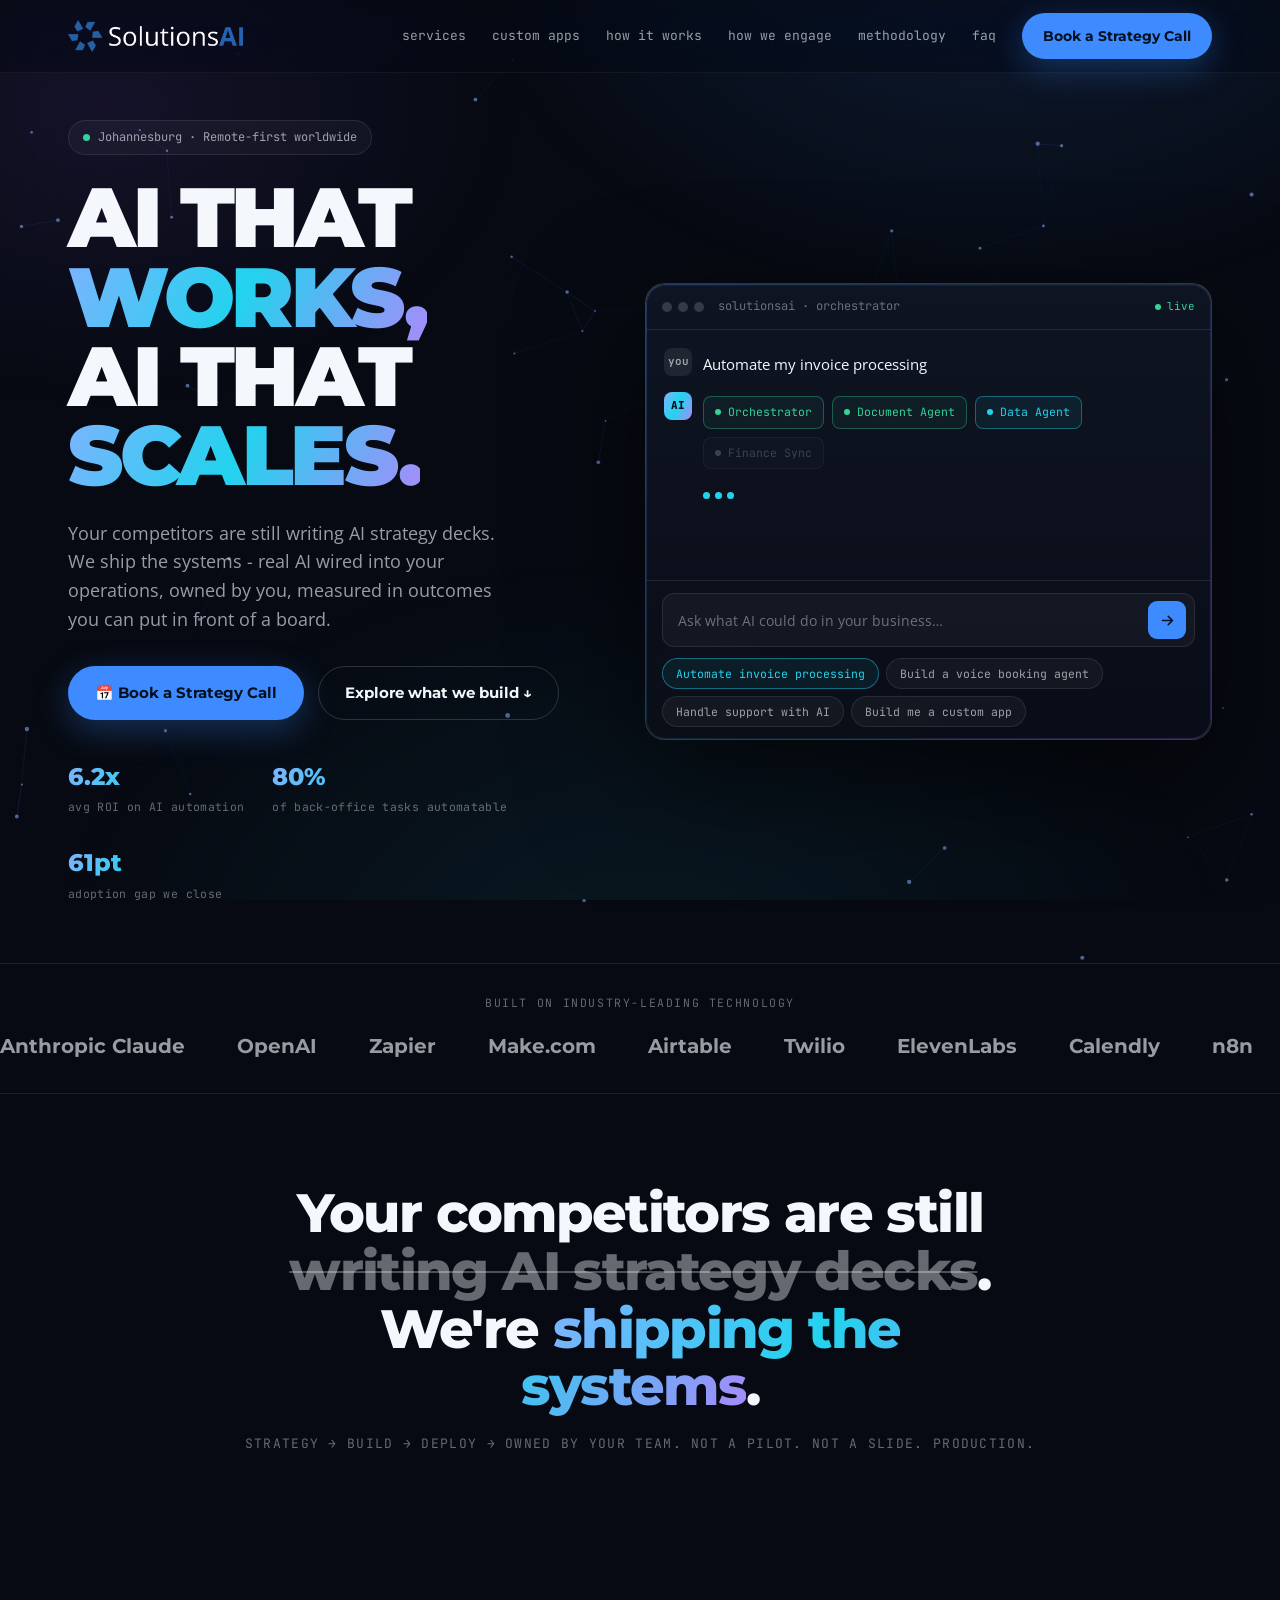
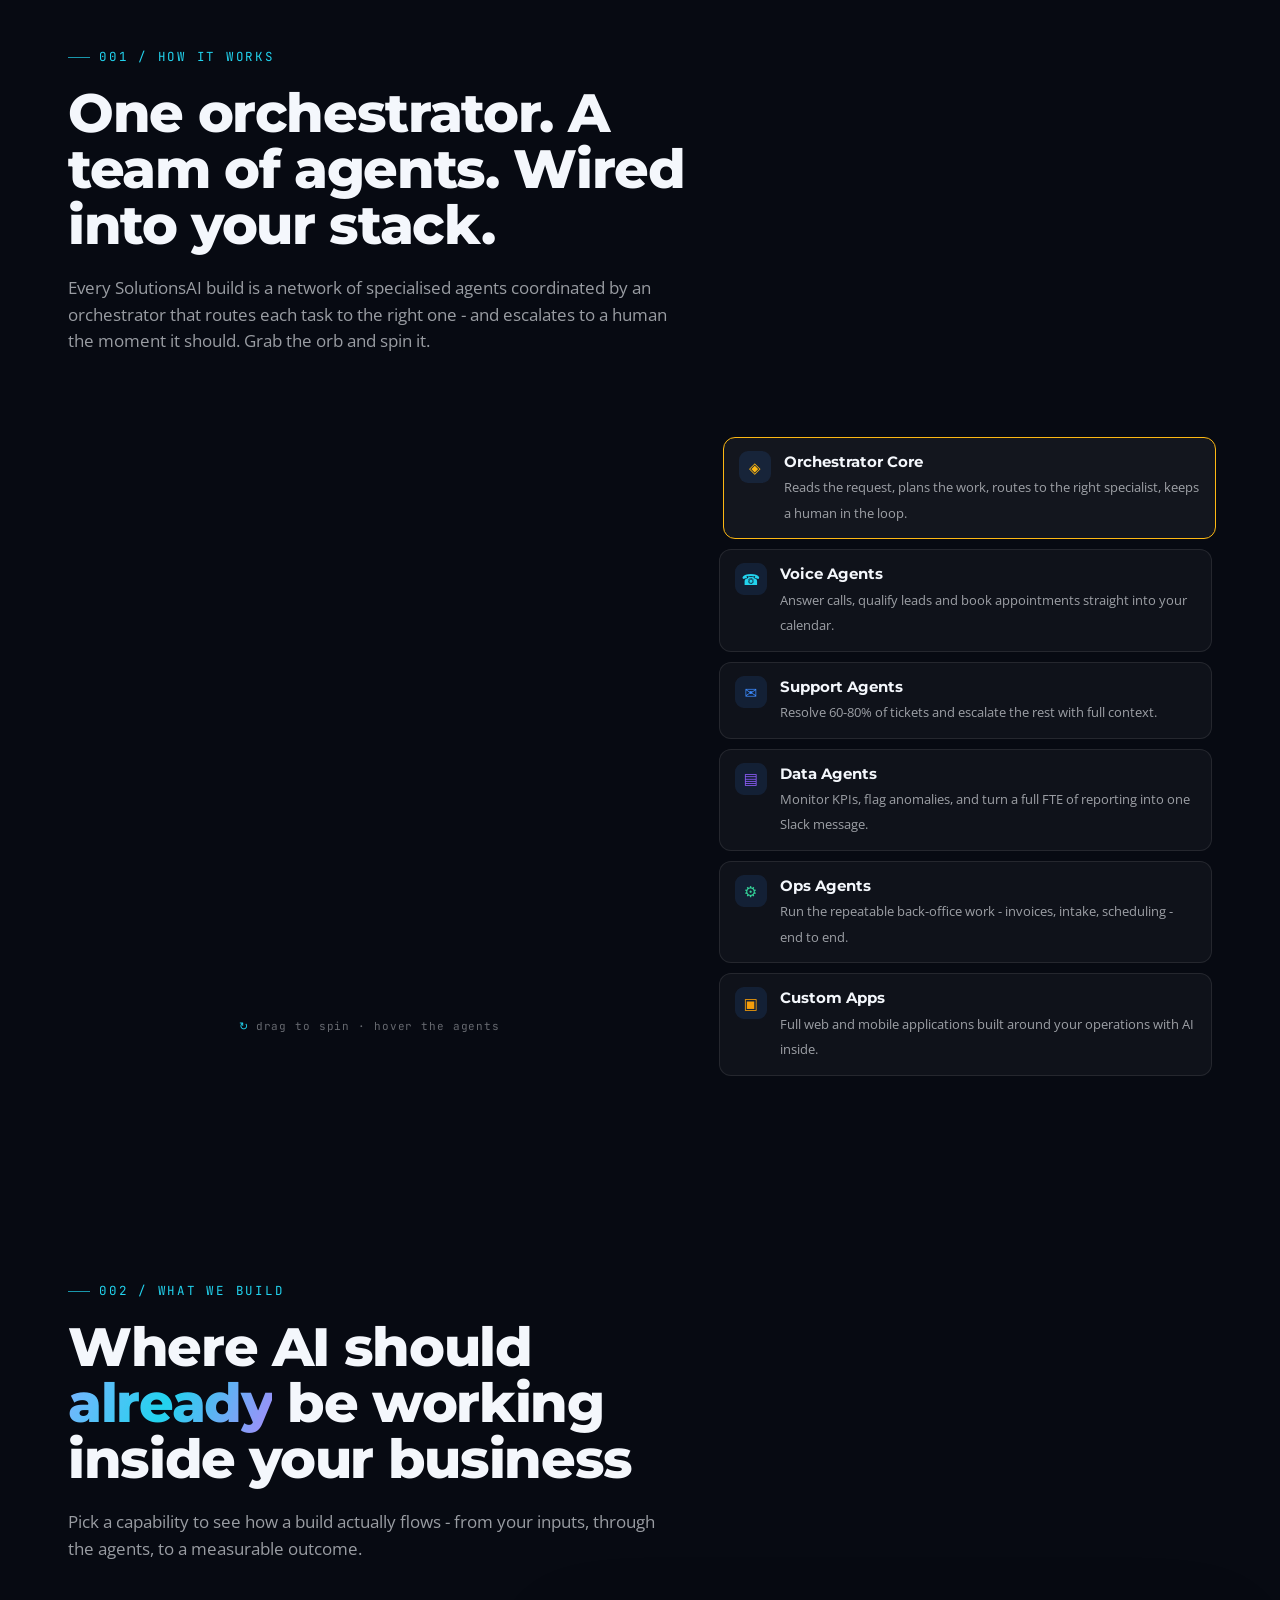
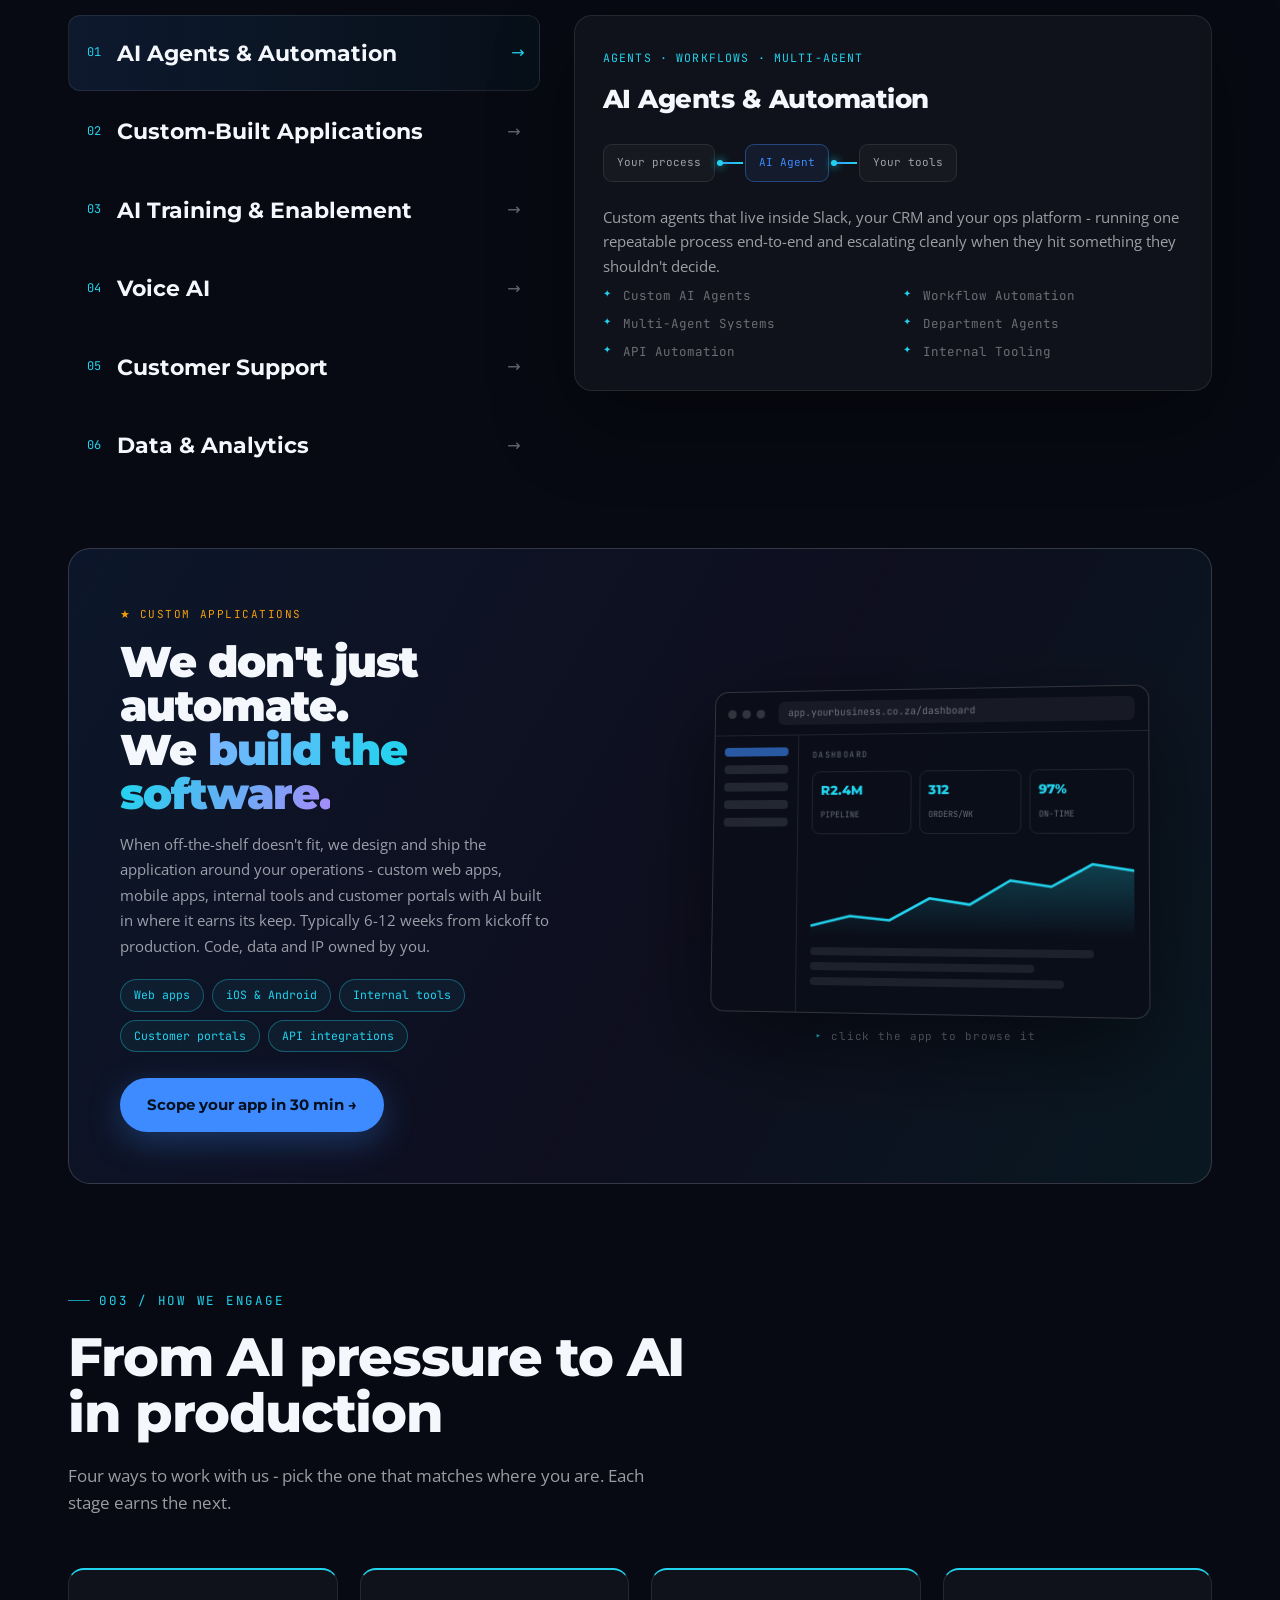
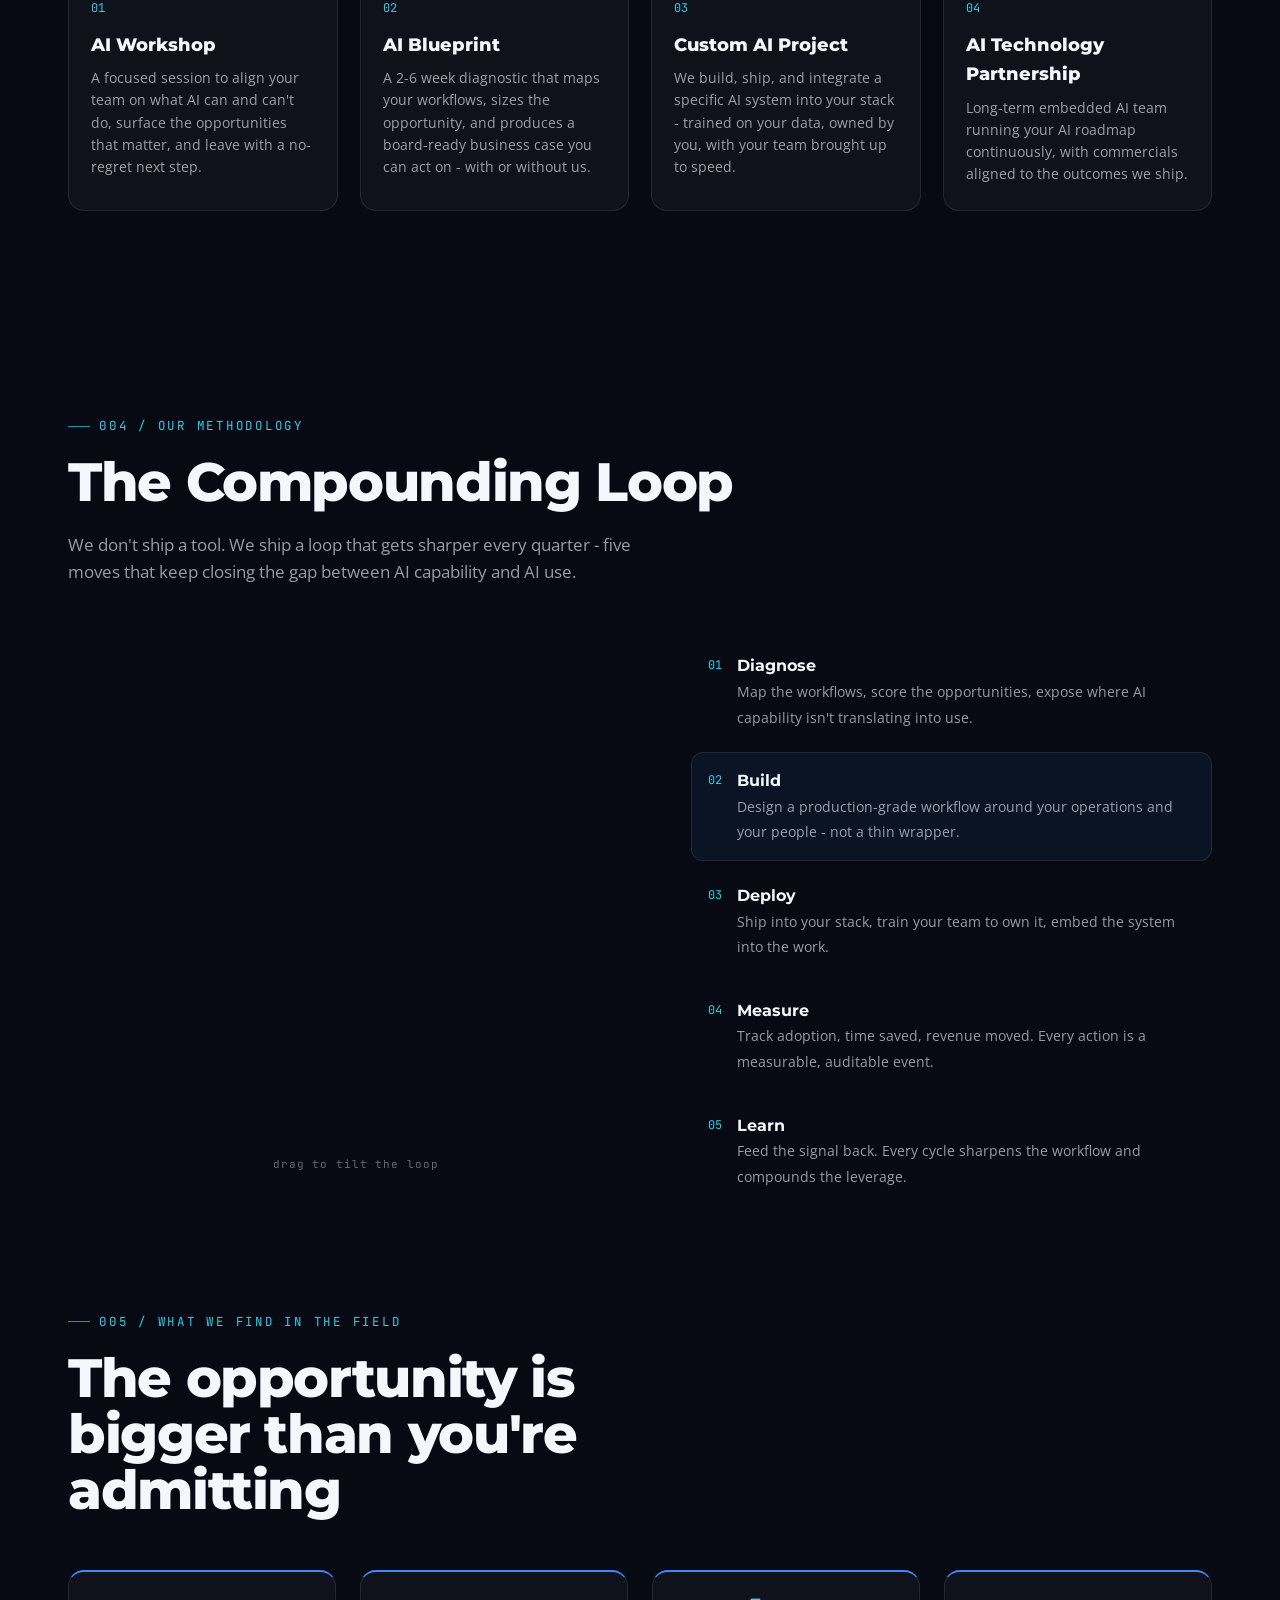
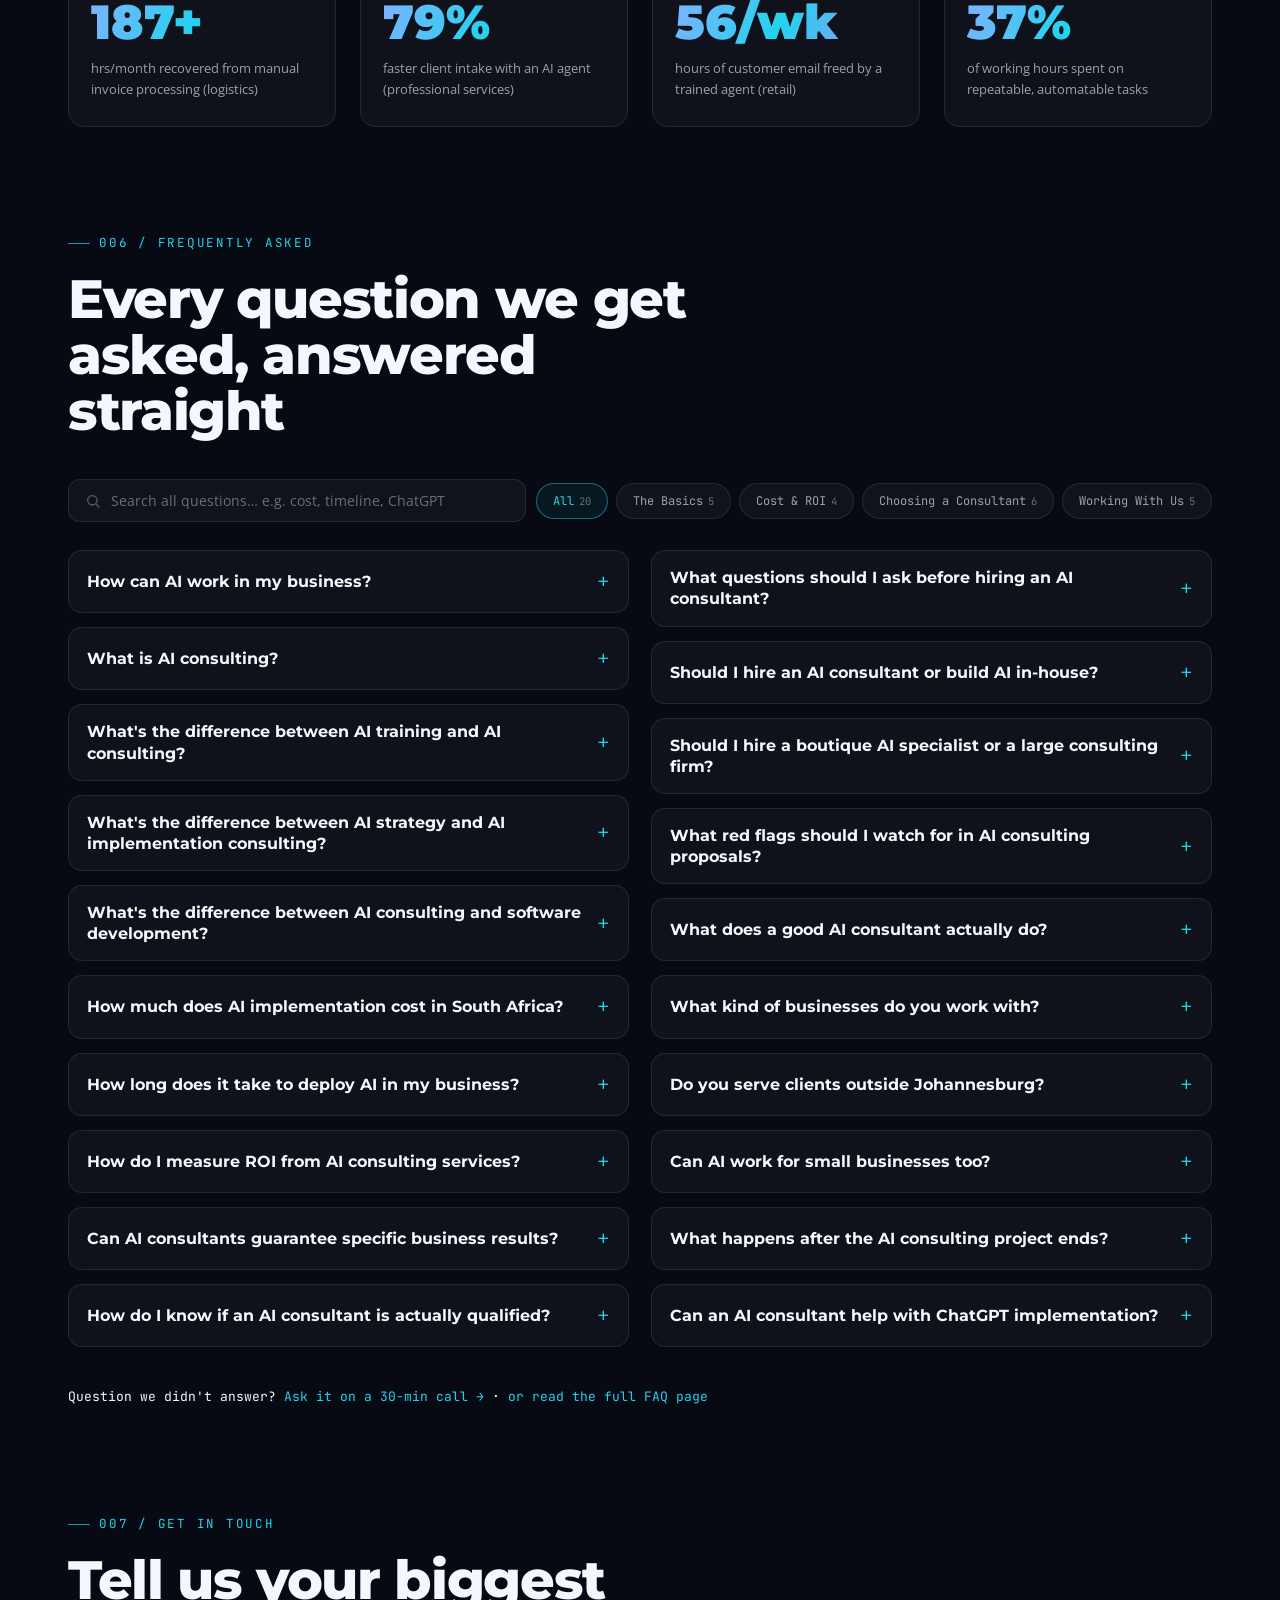
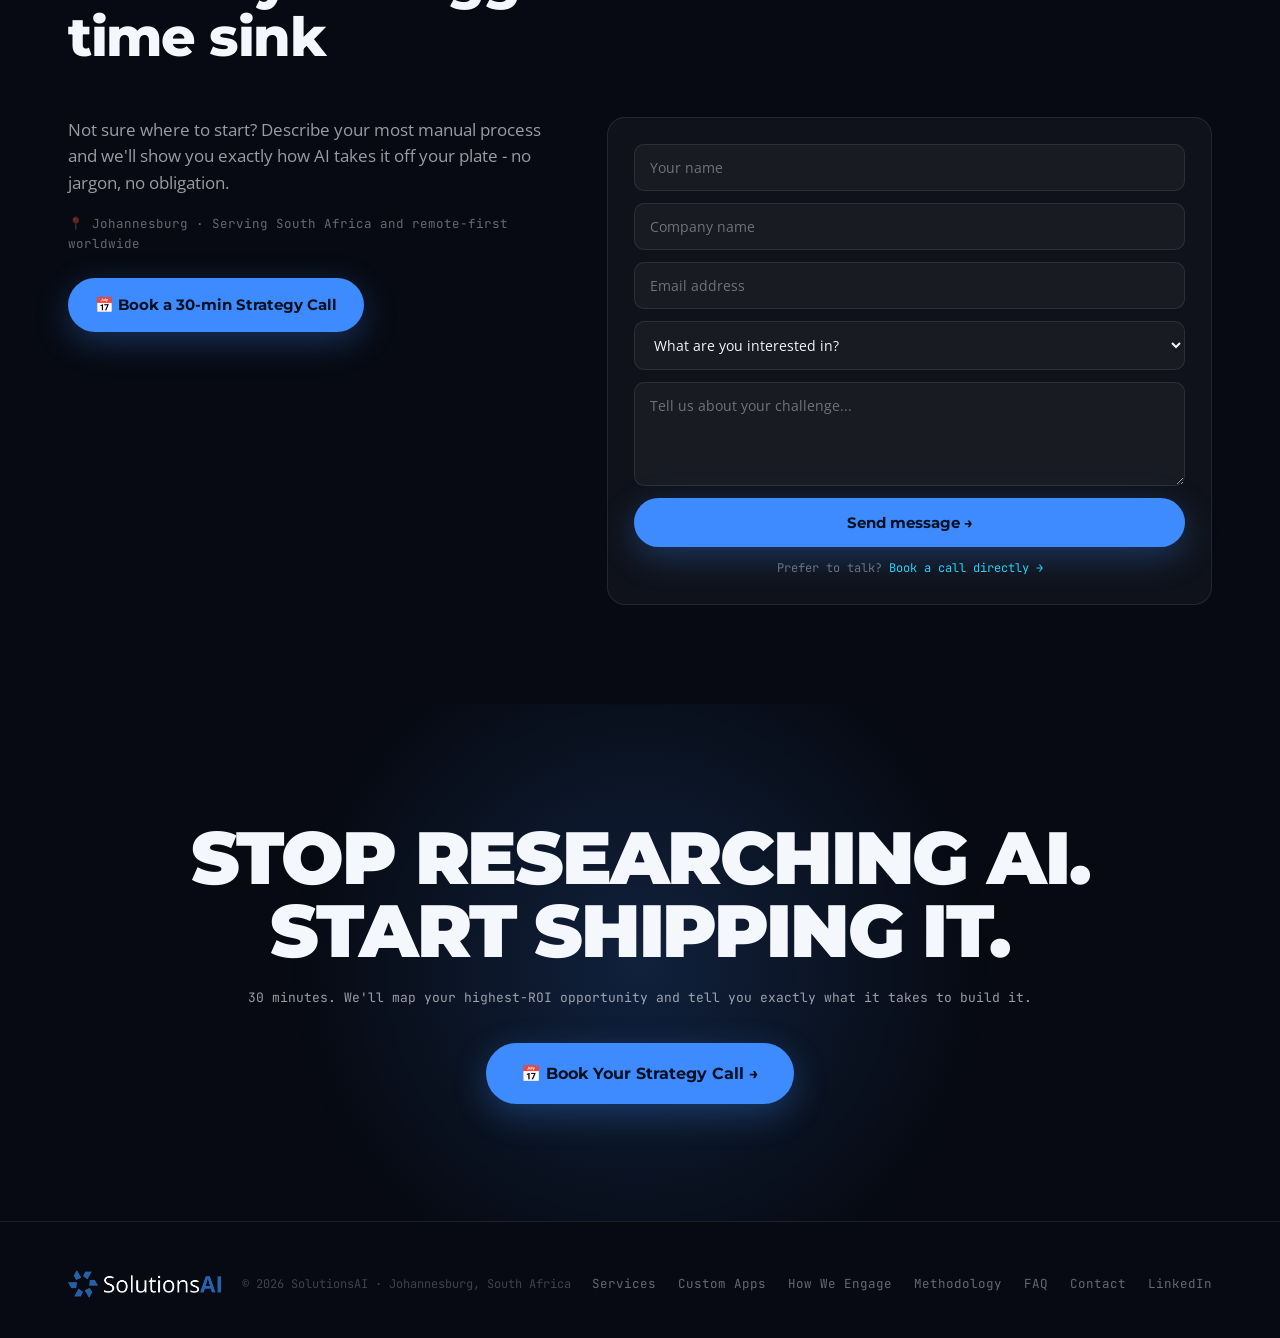
<file: index.html>
<!DOCTYPE html>
<html lang="en">
<head>
<meta charset="UTF-8">
<meta name="viewport" content="width=device-width, initial-scale=1.0">
<meta name="description" content="AI consulting and AI training in Johannesburg. Custom AI applications, AI automation and ChatGPT training for South African businesses ready to ship AI that drives outcomes.">
<meta name="keywords" content="AI consulting Johannesburg, AI training South Africa, AI for business, custom AI applications, AI automation, ChatGPT training South Africa, AI consultant Johannesburg, AI strategy South Africa, how can AI work in my business, AI implementation South Africa">
<meta name="author" content="SolutionsAI">
<meta name="geo.region" content="ZA-GP">
<meta name="geo.placename" content="Johannesburg">
<meta name="robots" content="index, follow, max-image-preview:large">
<link rel="canonical" href="https://solutions-ai.co.za/">
<!-- Favicons (Google search result icon + browser tab + iOS home screen) -->
<link rel="icon" type="image/x-icon" href="favicon.ico">
<link rel="shortcut icon" href="favicon.ico">
<link rel="icon" type="image/png" sizes="192x192" href="assets/og-share.png">
<link rel="icon" type="image/png" sizes="512x512" href="assets/og-share.png">
<link rel="apple-touch-icon" href="assets/og-share.png">
<link rel="apple-touch-icon" sizes="180x180" href="assets/og-share.png">
<title>AI Consulting Johannesburg | AI Training & Custom AI for Business | SolutionsAI</title>

<!-- Open Graph (WhatsApp, Facebook, LinkedIn, iMessage previews) -->
<meta property="og:type" content="website">
<meta property="og:site_name" content="SolutionsAI">
<meta property="og:locale" content="en_ZA">
<meta property="og:title" content="AI Consulting Johannesburg | SolutionsAI">
<meta property="og:description" content="AI consulting and AI training in Johannesburg. Custom AI applications, AI automation and ChatGPT training for South African businesses.">
<meta property="og:url" content="https://solutions-ai.co.za/">
<meta property="og:image" content="https://solutions-ai.co.za/assets/og-share.png">
<meta property="og:image:secure_url" content="https://solutions-ai.co.za/assets/og-share.png">
<meta property="og:image:type" content="image/png">
<meta property="og:image:width" content="600">
<meta property="og:image:height" content="600">
<meta property="og:image:alt" content="SolutionsAI — AI Consulting Johannesburg">

<!-- Twitter Card -->
<meta name="twitter:card" content="summary_large_image">
<meta name="twitter:title" content="AI Consulting Johannesburg | SolutionsAI">
<meta name="twitter:description" content="AI consulting and AI training in Johannesburg. Custom AI applications and automation for South African businesses.">
<meta name="twitter:image" content="https://solutions-ai.co.za/assets/og-share.png">

<!-- Structured data (JSON-LD) -->
<script type="application/ld+json">
{
  "@context": "https://schema.org",
  "@graph": [
    {
      "@type": "ProfessionalService",
      "@id": "https://solutions-ai.co.za/#business",
      "name": "SolutionsAI",
      "alternateName": "Solutions AI",
      "description": "AI consulting, AI training and custom AI implementation for mid-market businesses in Johannesburg and across South Africa.",
      "url": "https://solutions-ai.co.za/",
      "image": "https://solutions-ai.co.za/assets/og-share.png",
      "logo": "https://solutions-ai.co.za/assets/logo-primary.png",
      "priceRange": "$$$",
      "address": {
        "@type": "PostalAddress",
        "addressLocality": "Johannesburg",
        "addressRegion": "Gauteng",
        "addressCountry": "ZA"
      },
      "areaServed": [
        { "@type": "City", "name": "Johannesburg" },
        { "@type": "AdministrativeArea", "name": "Gauteng" },
        { "@type": "Country", "name": "South Africa" },
        { "@type": "Place", "name": "Remote-first worldwide" }
      ],
      "serviceType": ["AI Consulting", "AI Training", "Custom AI Development", "AI Automation", "AI Strategy"],
      "hasOfferCatalog": {
        "@type": "OfferCatalog",
        "name": "AI Services",
        "itemListElement": [
          { "@type": "Offer", "itemOffered": { "@type": "Service", "name": "AI Workshop", "description": "Focused session to align your team on what AI can and can't do." } },
          { "@type": "Offer", "itemOffered": { "@type": "Service", "name": "AI Blueprint", "description": "2-6 week diagnostic that maps workflows and produces a board-ready business case." } },
          { "@type": "Offer", "itemOffered": { "@type": "Service", "name": "Custom AI Project", "description": "Build, ship, and integrate a specific AI system into your stack." } },
          { "@type": "Offer", "itemOffered": { "@type": "Service", "name": "AI Technology Partnership", "description": "Long-term embedded AI team running your AI roadmap continuously." } },
          { "@type": "Offer", "itemOffered": { "@type": "Service", "name": "AI Training & Enablement", "description": "Workshops, bootcamps and upskilling so your team can build with AI themselves." } }
        ]
      },
      "sameAs": [
        "https://linkedin.com/company/solutionsai"
      ]
    },
    {
      "@type": "WebSite",
      "@id": "https://solutions-ai.co.za/#website",
      "url": "https://solutions-ai.co.za/",
      "name": "SolutionsAI",
      "description": "AI consulting and implementation for mid-market businesses",
      "publisher": { "@id": "https://solutions-ai.co.za/#business" },
      "inLanguage": "en-ZA"
    },
    {
      "@type": "FAQPage",
      "@id": "https://solutions-ai.co.za/#faq",
      "mainEntity": [
        { "@type": "Question", "name": "How can AI work in my business?", "acceptedAnswer": { "@type": "Answer", "text": "AI works in your business in three ways: handling repetitive work (admin, ticket triage, document processing), amplifying expert work (drafting, research, analysis), and surfacing patterns you can't see manually (lead scoring, anomaly detection, forecasting). We start by mapping your actual workflows, scoring opportunities by ROI, and shipping the one or two AI systems that move revenue or save the most hours." } },
        { "@type": "Question", "name": "What is AI consulting?", "acceptedAnswer": { "@type": "Answer", "text": "AI consulting is strategy and implementation work that turns AI from hype into operational systems. A good AI consultant maps your workflows, identifies the highest-ROI opportunities, designs the system, ships it into production, and trains your team to own it. SolutionsAI does all four - diagnosis through deployment - instead of just writing a slide deck." } },
        { "@type": "Question", "name": "How much does AI implementation cost in South Africa?", "acceptedAnswer": { "@type": "Answer", "text": "It depends on scope. An AI Workshop is a few thousand Rand to align your team. An AI Blueprint (the 2-6 week diagnostic with a board-ready business case) typically runs R150K-R400K. Custom AI Projects are scoped per engagement. Long-term Technology Partnerships are retainer-based and tied to outcomes. Book a Strategy Call and we'll size your specific opportunity in 30 minutes." } },
        { "@type": "Question", "name": "How long does it take to deploy AI in my business?", "acceptedAnswer": { "@type": "Answer", "text": "An AI Workshop can be delivered in a week. A Blueprint runs 2-6 weeks. A focused Custom AI Project - one workflow, deployed and adopted - typically takes 6-12 weeks from kickoff to production. A full AI Technology Partnership is ongoing, with monthly shipping milestones. The biggest predictor of speed is how clean your existing data and processes already are." } },
        { "@type": "Question", "name": "What is the difference between AI training and AI consulting?", "acceptedAnswer": { "@type": "Answer", "text": "AI training teaches your team to use existing AI tools well - ChatGPT, Claude, Copilot, prompt engineering, internal AI champions. AI consulting designs and builds the AI systems your business runs on - custom agents, automated workflows, integrated tooling. SolutionsAI offers both. Most clients start with training, then graduate into consulting once they see the gap between AI capability and AI use inside their team." } },
        { "@type": "Question", "name": "What kind of businesses do you work with?", "acceptedAnswer": { "@type": "Answer", "text": "Mid-market businesses based in Johannesburg, anywhere in South Africa, or anywhere in the world that can run a video call. We work best with established teams that already have documented processes, real KPIs, and a leadership team ready to commit to AI being part of how the business runs - not a side experiment." } },
        { "@type": "Question", "name": "Do you serve clients outside Johannesburg?", "acceptedAnswer": { "@type": "Answer", "text": "Yes. Johannesburg is our home base, but the work is delivered remote-first. We have clients across South Africa and internationally. All workshops, diagnostics, and project delivery happen over video calls and shared tooling. The only thing that requires being on-site is occasional in-person workshops, which we do anywhere in Gauteng or fly in when needed." } },
        { "@type": "Question", "name": "Can AI work for small businesses too?", "acceptedAnswer": { "@type": "Answer", "text": "Yes - though we're most useful to businesses with at least one full-time team doing repeatable work that AI can amplify. If you're a solo operator or have under 5 staff, an AI Workshop or training engagement is usually the right starting point. Custom AI builds make more sense once you have enough volume that the AI saves real hours and pays back the investment." } }
      ]
    }
  ]
}
</script>
<link rel="preconnect" href="https://fonts.googleapis.com">
<link rel="preconnect" href="https://fonts.gstatic.com" crossorigin>
<link href="https://fonts.googleapis.com/css2?family=Montserrat:wght@600;700;800;900&family=Open+Sans:wght@400;500;600&family=JetBrains+Mono:wght@400;500;600&display=swap" rel="stylesheet">
<style>
/* ============ TOKENS ============ */
:root{
  --bg:#070A12;
  --bg-2:#0A0E18;
  --panel:rgba(255,255,255,0.035);
  --panel-2:rgba(255,255,255,0.05);
  --border:rgba(255,255,255,0.09);
  --border-2:rgba(255,255,255,0.16);
  --text:#F4F7FC;
  --dim:rgba(244,247,252,0.62);
  --mute:rgba(244,247,252,0.40);
  --faint:rgba(244,247,252,0.24);
  --blue:#3D8BFF;
  --cyan:#22D3EE;
  --violet:#8B5CF6;
  --green:#34D399;
  --amber:#F59E0B;
  --mono:'JetBrains Mono','SF Mono',Menlo,Consolas,monospace;
  --sans:'Open Sans',system-ui,sans-serif;
  --display:'Montserrat',sans-serif;
  --grad:linear-gradient(115deg,#7FB2FF 0%,#22D3EE 48%,#A78BFA 100%);
  --maxw:1200px;
}
*{box-sizing:border-box;margin:0;padding:0}
html{scroll-behavior:smooth}
body{
  background:var(--bg);color:var(--text);font-family:var(--sans);
  line-height:1.6;overflow-x:hidden;-webkit-font-smoothing:antialiased;
}
body::before{
  content:"";position:fixed;inset:0;z-index:0;pointer-events:none;
  background:
    radial-gradient(900px 600px at 78% -6%,rgba(61,139,255,0.14),transparent 60%),
    radial-gradient(700px 500px at 8% 12%,rgba(139,92,246,0.10),transparent 60%),
    radial-gradient(1000px 700px at 50% 108%,rgba(34,211,238,0.08),transparent 60%);
}
a{color:inherit;text-decoration:none}
img{max-width:100%}
.wrap{max-width:var(--maxw);margin:0 auto;padding:0 28px;position:relative;z-index:2}
.mono{font-family:var(--mono)}
.grad-text{background:var(--grad);-webkit-background-clip:text;background-clip:text;color:transparent}
.eyebrow{
  font-family:var(--mono);font-size:12.5px;letter-spacing:0.14em;text-transform:uppercase;
  color:var(--cyan);display:inline-flex;align-items:center;gap:9px;
}
.eyebrow::before{content:"";width:22px;height:1px;background:var(--cyan);opacity:0.7}
.section{padding:clamp(80px,11vh,140px) 0;position:relative;z-index:2}
h2.h{
  font-family:var(--display);font-weight:800;letter-spacing:-0.025em;line-height:1.03;
  font-size:clamp(2rem,4.4vw,3.4rem);margin:18px 0 0;max-width:18ch;
}
.lead{color:var(--dim);font-size:clamp(1rem,1.3vw,1.15rem);max-width:60ch;margin-top:22px}

/* reveal */
.reveal{opacity:0;transform:translateY(26px);transition:opacity .8s cubic-bezier(.2,.7,.2,1),transform .8s cubic-bezier(.2,.7,.2,1)}
.reveal.in{opacity:1;transform:none}
.reveal.d1{transition-delay:.08s}.reveal.d2{transition-delay:.16s}.reveal.d3{transition-delay:.24s}.reveal.d4{transition-delay:.32s}

/* buttons */
.btn{
  display:inline-flex;align-items:center;gap:9px;font-family:var(--display);font-weight:700;
  font-size:15px;padding:14px 26px;border-radius:999px;cursor:pointer;border:1px solid transparent;
  transition:transform .25s,box-shadow .25s,background .25s,border-color .25s;white-space:nowrap;
}
.btn-primary{background:var(--blue);color:#04101f;box-shadow:0 10px 34px rgba(61,139,255,.30)}
.btn-primary:hover{transform:translateY(-2px);box-shadow:0 18px 46px rgba(61,139,255,.45)}
.btn-ghost{background:transparent;color:var(--text);border-color:var(--border-2)}
.btn-ghost:hover{border-color:var(--cyan);color:var(--cyan)}

/* ============ NAV ============ */
header.nav{
  position:fixed;top:0;left:0;right:0;z-index:50;
  background:rgba(7,10,18,0.55);backdrop-filter:blur(18px) saturate(160%);
  -webkit-backdrop-filter:blur(18px) saturate(160%);
  border-bottom:1px solid rgba(255,255,255,0.05);transition:background .3s,border-color .3s;
}
header.nav.scrolled{background:rgba(7,10,18,0.82);border-bottom-color:rgba(255,255,255,0.09)}
.nav-in{max-width:var(--maxw);margin:0 auto;padding:13px 28px;display:flex;align-items:center;justify-content:space-between}
.brand img{height:32px;width:auto;display:block}
footer .brand img{height:28px}
.nav-links{display:flex;align-items:center;gap:26px}
.nav-links a.l{font-family:var(--mono);font-size:13px;color:var(--dim);transition:color .2s}
.nav-links a.l:hover{color:var(--text)}
@media(max-width:860px){.nav-links a.l{display:none}}

/* ============ HERO ============ */
.hero{position:relative;min-height:100vh;display:flex;align-items:center;padding-top:120px;padding-bottom:60px;overflow:hidden}
#net{position:absolute;inset:0;z-index:1;opacity:.9}
.hero .wrap{display:grid;grid-template-columns:1.02fr 1.1fr;gap:52px;align-items:center}
@media(max-width:980px){.hero .wrap{grid-template-columns:1fr;gap:40px}}
.hero-badge{
  display:inline-flex;align-items:center;gap:8px;font-family:var(--mono);font-size:12px;
  color:var(--dim);border:1px solid var(--border);background:var(--panel);border-radius:999px;padding:7px 14px;
}
.hero-badge .dot{width:7px;height:7px;border-radius:50%;background:var(--green);box-shadow:0 0 0 0 rgba(52,211,153,.6);animation:pulse 2.2s infinite}
@keyframes pulse{0%{box-shadow:0 0 0 0 rgba(52,211,153,.55)}70%{box-shadow:0 0 0 9px rgba(52,211,153,0)}100%{box-shadow:0 0 0 0 rgba(52,211,153,0)}}
h1.hero-h{
  font-family:var(--display);font-weight:900;letter-spacing:-0.04em;line-height:.94;
  font-size:clamp(2.9rem,6.6vw,5.6rem);text-transform:uppercase;margin:22px 0 0;
}
h1.hero-h .l2{display:block}
.hero-sub{color:var(--dim);font-size:clamp(1.02rem,1.4vw,1.2rem);max-width:44ch;margin-top:24px;line-height:1.6}
.hero-cta{display:flex;gap:14px;flex-wrap:wrap;margin-top:32px}
.hero-metrics{display:flex;gap:28px;margin-top:38px;flex-wrap:wrap}
.hm{display:flex;flex-direction:column;gap:2px}
.hm b{font-family:var(--display);font-weight:800;font-size:1.5rem}
.hm span{font-family:var(--mono);font-size:11.5px;color:var(--mute);letter-spacing:.03em}

/* ---- CONSOLE ---- */
.console{
  position:relative;background:linear-gradient(180deg,rgba(16,22,36,.92),rgba(10,14,24,.92));
  border:1px solid var(--border-2);border-radius:20px;overflow:hidden;
  box-shadow:0 40px 120px rgba(0,0,0,.55),0 2px 0 rgba(255,255,255,.04) inset;
  backdrop-filter:blur(10px);min-height:420px;display:flex;flex-direction:column;
}
.console::before{content:"";position:absolute;inset:0;border-radius:20px;padding:1px;pointer-events:none;
  background:linear-gradient(120deg,rgba(61,139,255,.5),rgba(34,211,238,.15),rgba(139,92,246,.45));
  -webkit-mask:linear-gradient(#000 0 0) content-box,linear-gradient(#000 0 0);-webkit-mask-composite:xor;mask-composite:exclude;opacity:.6}
.console-bar{display:flex;align-items:center;gap:10px;padding:13px 16px;border-bottom:1px solid var(--border)}
.console-bar .dots{display:flex;gap:6px}
.console-bar .dots i{width:10px;height:10px;border-radius:50%;background:rgba(255,255,255,.16)}
.console-bar .title{font-family:var(--mono);font-size:12px;color:var(--mute);margin-left:4px}
.console-bar .status{margin-left:auto;font-family:var(--mono);font-size:11px;color:var(--green);display:flex;align-items:center;gap:6px}
.console-bar .status .d{width:6px;height:6px;border-radius:50%;background:var(--green)}
.console-body{padding:18px 18px 6px;flex:1;overflow:hidden;min-height:250px}
.msg{display:flex;gap:11px;margin-bottom:16px;animation:slidein .4s ease both}
@keyframes slidein{from{opacity:0;transform:translateY(8px)}to{opacity:1;transform:none}}
.msg .av{flex:0 0 auto;width:28px;height:28px;border-radius:8px;display:flex;align-items:center;justify-content:center;font-family:var(--mono);font-size:11px;font-weight:600}
.msg.user .av{background:rgba(255,255,255,.08);color:var(--dim)}
.msg.ai .av{background:var(--grad);color:#04101f;font-weight:800}
.msg .body{flex:1;min-width:0}
.msg.user .txt{color:var(--text);font-size:15px;padding-top:4px}
.route{display:flex;flex-wrap:wrap;gap:8px;margin:4px 0 12px}
.chip-agent{
  display:inline-flex;align-items:center;gap:7px;font-family:var(--mono);font-size:11.5px;
  padding:6px 11px;border-radius:8px;border:1px solid var(--border);background:rgba(255,255,255,.03);
  color:var(--mute);transition:all .35s;opacity:.5;
}
.chip-agent .s{width:6px;height:6px;border-radius:50%;background:var(--mute);transition:all .35s}
.chip-agent.run{opacity:1;color:var(--cyan);border-color:rgba(34,211,238,.4);background:rgba(34,211,238,.07)}
.chip-agent.run .s{background:var(--cyan);animation:blink .8s infinite}
.chip-agent.done{opacity:1;color:var(--green);border-color:rgba(52,211,153,.35);background:rgba(52,211,153,.06)}
.chip-agent.done .s{background:var(--green);animation:none}
@keyframes blink{50%{opacity:.3}}
.thinking{display:inline-flex;gap:5px;padding:6px 0}
.thinking i{width:7px;height:7px;border-radius:50%;background:var(--cyan);animation:th 1.1s infinite}
.thinking i:nth-child(2){animation-delay:.15s}.thinking i:nth-child(3){animation-delay:.3s}
@keyframes th{0%,80%,100%{transform:scale(.5);opacity:.4}40%{transform:scale(1);opacity:1}}
.ai-answer{font-size:14.5px;line-height:1.72;color:var(--text)}
.ai-answer .cursor{display:inline-block;width:8px;height:16px;background:var(--cyan);vertical-align:-3px;margin-left:1px;animation:blink .9s step-end infinite}
.outcome{display:none;margin-top:14px;align-items:center;gap:12px;flex-wrap:wrap;padding:12px 14px;border-radius:12px;background:rgba(52,211,153,.07);border:1px solid rgba(52,211,153,.22)}
.outcome b{font-family:var(--display);font-weight:800;font-size:1.15rem;color:var(--green)}
.outcome span{font-size:13px;color:var(--dim)}
.outcome a{margin-left:auto;font-family:var(--mono);font-size:12.5px;color:var(--cyan)}
.console-foot{padding:12px 16px;border-top:1px solid var(--border)}
.prompt-row{display:flex;gap:9px;align-items:center;background:rgba(255,255,255,.04);border:1px solid var(--border);border-radius:12px;padding:7px 8px 7px 15px}
.prompt-row input{flex:1;background:transparent;border:none;outline:none;color:var(--text);font-family:var(--sans);font-size:14px}
.prompt-row input::placeholder{color:var(--mute)}
.prompt-row button{width:38px;height:38px;flex:0 0 auto;border:none;border-radius:9px;background:var(--blue);color:#04101f;cursor:pointer;display:flex;align-items:center;justify-content:center;transition:transform .2s,background .2s}
.prompt-row button:hover{background:var(--cyan);transform:translateY(-1px)}
.chips{display:flex;flex-wrap:wrap;gap:7px;margin-top:11px}
.chips button{font-family:var(--mono);font-size:11.5px;color:var(--dim);background:rgba(255,255,255,.04);border:1px solid var(--border);border-radius:999px;padding:7px 13px;cursor:pointer;transition:all .2s}
.chips button:hover,.chips button.active{color:var(--cyan);border-color:rgba(34,211,238,.45);background:rgba(34,211,238,.07)}

/* ============ MARQUEE ============ */
.marquee{border-top:1px solid var(--border);border-bottom:1px solid var(--border);padding:30px 0;overflow:hidden;position:relative;z-index:2;background:rgba(7,10,18,.5)}
.marquee .lab{text-align:center;font-family:var(--mono);font-size:11.5px;letter-spacing:.14em;text-transform:uppercase;color:var(--mute);margin-bottom:18px}
.track{display:flex;gap:52px;width:max-content;animation:scroll 26s linear infinite}
.track:hover{animation-play-state:paused}
@keyframes scroll{to{transform:translateX(-50%)}}
.tech{font-family:var(--display);font-weight:700;font-size:clamp(1rem,1.6vw,1.3rem);color:var(--dim);display:flex;align-items:center;gap:12px;white-space:nowrap;transition:color .2s}
.tech:hover{color:var(--text)}
.tech img{width:24px;height:24px;object-fit:contain;filter:brightness(0) invert(1);opacity:.85}

/* ============ STATEMENT BAND ============ */
.statement{padding:clamp(70px,10vh,120px) 0;position:relative;z-index:2;text-align:center}
.statement p{font-family:var(--display);font-weight:800;letter-spacing:-0.03em;line-height:1.06;font-size:clamp(1.8rem,4.6vw,3.4rem);max-width:20ch;margin:0 auto}
.statement .strike{color:var(--mute);text-decoration:line-through;text-decoration-color:rgba(244,247,252,0.3);text-decoration-thickness:2px}
.statement .sub{font-family:var(--mono);font-weight:400;font-size:13px;letter-spacing:.1em;text-transform:uppercase;color:var(--mute);margin-top:22px;max-width:none}

/* ============ AGENT ORB (3D) ============ */
.mesh-grid{display:grid;grid-template-columns:1.1fr 0.9fr;gap:48px;align-items:center;margin-top:56px}
@media(max-width:900px){.mesh-grid{grid-template-columns:1fr;gap:36px}}
.orb-stage{position:relative}
#orb{width:100%;aspect-ratio:1/1;max-width:600px;margin:0 auto;display:block;cursor:grab;touch-action:pan-y}
#orb.dragging{cursor:grabbing}
.orb-hint{position:absolute;bottom:8px;left:50%;transform:translateX(-50%);font-family:var(--mono);font-size:11px;color:var(--mute);letter-spacing:.08em;pointer-events:none;display:flex;align-items:center;gap:7px}
.orb-hint::before{content:"↻";color:var(--cyan)}
.mesh-legend{display:flex;flex-direction:column;gap:10px;margin-top:26px}
.ml{display:flex;gap:13px;align-items:flex-start;padding:13px 15px;border:1px solid var(--border);border-radius:12px;background:var(--panel);transition:border-color .25s,transform .25s,background .25s;cursor:default}
.ml:hover,.ml.hot{border-color:var(--c,var(--cyan));transform:translateX(4px);background:rgba(255,255,255,.05)}
.ml .ic{flex:0 0 auto;width:32px;height:32px;border-radius:9px;display:flex;align-items:center;justify-content:center;background:rgba(61,139,255,.12);color:var(--c,var(--blue));font-size:15px}
.ml b{font-family:var(--display);font-weight:700;font-size:14.5px;display:block}
.ml span{font-size:12.8px;color:var(--dim);line-height:1.5}
.ml .flag{font-family:var(--mono);font-size:9.5px;letter-spacing:.1em;color:var(--amber);border:1px solid rgba(245,158,11,.4);border-radius:5px;padding:2px 6px;margin-left:7px;vertical-align:2px}

/* ============ SERVICE EXPLORER ============ */
.explorer{display:grid;grid-template-columns:0.85fr 1.15fr;gap:34px;margin-top:52px;align-items:start}
@media(max-width:900px){.explorer{grid-template-columns:1fr}}
.svc-list{display:flex;flex-direction:column;gap:2px}
.svc-item{
  display:flex;align-items:center;gap:16px;padding:20px 18px;cursor:pointer;border-radius:12px;
  border:1px solid transparent;transition:all .3s;position:relative;
}
.svc-item:hover{background:rgba(255,255,255,.03)}
.svc-item.active{background:linear-gradient(90deg,rgba(61,139,255,.12),rgba(34,211,238,.03));border-color:var(--border)}
.svc-item .n{font-family:var(--mono);font-size:12px;color:var(--cyan)}
.svc-item .t{font-family:var(--display);font-weight:700;font-size:clamp(1.05rem,1.7vw,1.35rem);flex:1}
.svc-item .fl{font-family:var(--mono);font-size:9.5px;letter-spacing:.1em;color:var(--amber);border:1px solid rgba(245,158,11,.4);border-radius:5px;padding:2px 7px;flex:0 0 auto}
.svc-item .ar{color:var(--mute);transition:transform .3s,color .3s}
.svc-item.active .ar{color:var(--cyan);transform:translateX(4px)}
.svc-panel{
  position:sticky;top:100px;background:var(--panel);border:1px solid var(--border);border-radius:18px;padding:28px;min-height:360px;
  box-shadow:0 30px 80px rgba(0,0,0,.35);
}
.svc-panel .tag{font-family:var(--mono);font-size:11.5px;letter-spacing:.1em;text-transform:uppercase;color:var(--cyan)}
.svc-panel h3{font-family:var(--display);font-weight:800;font-size:1.6rem;margin:10px 0 12px;letter-spacing:-.02em}
.svc-panel p{color:var(--dim);font-size:14.5px;line-height:1.7}
.flow{display:flex;align-items:center;gap:0;margin:24px 0;flex-wrap:wrap}
.flow .node{flex:0 0 auto;font-family:var(--mono);font-size:11px;padding:9px 13px;border-radius:9px;border:1px solid var(--border);background:rgba(255,255,255,.03);color:var(--dim);position:relative}
.flow .node.mid{border-color:rgba(61,139,255,.4);color:var(--blue);background:rgba(61,139,255,.08)}
.flow .arrow{flex:0 0 auto;width:26px;height:2px;background:linear-gradient(90deg,var(--blue),var(--cyan));position:relative;margin:0 2px}
.flow .arrow::after{content:"";position:absolute;left:0;top:-2px;width:6px;height:6px;border-radius:50%;background:var(--cyan);animation:travel 1.6s linear infinite;box-shadow:0 0 8px var(--cyan)}
@keyframes travel{from{left:0}to{left:22px}}
.svc-feats{list-style:none;display:grid;grid-template-columns:1fr 1fr;gap:8px 20px;margin-top:6px}
@media(max-width:520px){.svc-feats{grid-template-columns:1fr}}
.svc-feats li{position:relative;padding-left:20px;font-family:var(--mono);font-size:12.5px;color:var(--mute)}
.svc-feats li::before{content:"✦";position:absolute;left:0;color:var(--cyan);font-size:10px}

/* ============ APP SHOWCASE (flagship) ============ */
.appshow{
  margin-top:64px;border:1px solid var(--border-2);border-radius:22px;overflow:hidden;position:relative;
  background:linear-gradient(120deg,rgba(61,139,255,.10),rgba(139,92,246,.06) 55%,rgba(34,211,238,.07));
  display:grid;grid-template-columns:1fr 1fr;gap:0;
}
@media(max-width:900px){.appshow{grid-template-columns:1fr}}
.appshow .copy{padding:clamp(28px,4vw,52px)}
.appshow .copy .flagline{font-family:var(--mono);font-size:11px;letter-spacing:.14em;text-transform:uppercase;color:var(--amber);display:inline-flex;align-items:center;gap:8px}
.appshow .copy .flagline::before{content:"★"}
.appshow .copy h3{font-family:var(--display);font-weight:900;letter-spacing:-.025em;line-height:1.02;font-size:clamp(1.7rem,3.4vw,2.7rem);margin:14px 0 16px}
.appshow .copy p{color:var(--dim);font-size:15px;line-height:1.7;max-width:48ch}
.appshow .plats{display:flex;gap:8px;flex-wrap:wrap;margin-top:20px}
.appshow .plats span{font-family:var(--mono);font-size:11.5px;color:var(--cyan);border:1px solid rgba(34,211,238,.35);background:rgba(34,211,238,.06);border-radius:999px;padding:6px 13px}
.appshow .copy .btn{margin-top:26px}
.appwin-wrap{padding:clamp(24px,3.5vw,44px);display:flex;flex-direction:column;align-items:center;justify-content:center;gap:14px}
.appwin{cursor:pointer;user-select:none}
.appwin:active{transform:perspective(1100px) rotateY(-2deg) rotateX(1deg) scale(.985)}
.appwin-hint{font-family:var(--mono);font-size:11px;color:var(--mute);letter-spacing:.08em}
.appwin-hint::before{content:"▸ ";color:var(--cyan)}
.appwin{
  width:100%;max-width:440px;background:rgba(10,14,24,.92);border:1px solid var(--border-2);border-radius:14px;overflow:hidden;
  box-shadow:0 34px 90px rgba(0,0,0,.5);transform:perspective(1100px) rotateY(-7deg) rotateX(3deg);
  transition:transform .5s ease;
}
.appshow:hover .appwin{transform:perspective(1100px) rotateY(-2deg) rotateX(1deg)}
.appwin .bar{display:flex;align-items:center;gap:6px;padding:10px 13px;border-bottom:1px solid var(--border)}
.appwin .bar i{width:9px;height:9px;border-radius:50%;background:rgba(255,255,255,.16)}
.appwin .bar .addr{margin-left:8px;flex:1;font-family:var(--mono);font-size:10px;color:var(--mute);background:rgba(255,255,255,.05);border-radius:6px;padding:4px 10px}
.appwin .ui{display:grid;grid-template-columns:88px 1fr;min-height:280px}
.appwin .side{border-right:1px solid var(--border);padding:12px 10px;display:flex;flex-direction:column;gap:9px}
.appwin .side i{height:9px;border-radius:4px;background:rgba(255,255,255,.10);transition:background .3s;cursor:pointer}
.appwin .side i.on{background:rgba(61,139,255,.6)}
.appwin .main{position:relative;overflow:hidden}
.appwin .screen{position:absolute;inset:0;padding:14px;opacity:0;transform:translateX(14px);transition:opacity .45s ease,transform .45s ease;pointer-events:none}
.appwin .screen.on{opacity:1;transform:none;pointer-events:auto}
.appwin .sct{display:block;font-family:var(--mono);font-size:8.5px;letter-spacing:.16em;color:var(--mute);margin-bottom:9px}
.appwin .orow{display:flex;justify-content:space-between;align-items:center;font-family:var(--mono);font-size:9.5px;color:var(--dim);border:1px solid var(--border);border-radius:7px;padding:7px 10px;margin-bottom:6px}
.appwin .pill{font-size:8px;padding:2px 8px;border-radius:99px;letter-spacing:.06em}
.appwin .pill.g{color:var(--green);border:1px solid rgba(52,211,153,.4);background:rgba(52,211,153,.08)}
.appwin .pill.a{color:var(--amber);border:1px solid rgba(245,158,11,.4);background:rgba(245,158,11,.08)}
.appwin .pill.b{color:var(--cyan);border:1px solid rgba(34,211,238,.4);background:rgba(34,211,238,.08)}
.appwin .cb{max-width:82%;padding:8px 12px;border-radius:11px;font-size:10.5px;line-height:1.55;margin-bottom:7px;font-family:var(--sans)}
.appwin .cb.u{margin-left:auto;background:rgba(61,139,255,.22);color:var(--text);border-bottom-right-radius:3px}
.appwin .cb.ai{background:rgba(255,255,255,.06);color:var(--dim);border-bottom-left-radius:3px}
.appwin .typing{display:inline-flex;gap:4px;padding:7px 11px;background:rgba(255,255,255,.06);border-radius:11px;border-bottom-left-radius:3px}
.appwin .typing i{width:5px;height:5px;border-radius:50%;background:var(--cyan);animation:th 1.1s infinite}
.appwin .typing i:nth-child(2){animation-delay:.15s}.appwin .typing i:nth-child(3){animation-delay:.3s}
.appwin .bars{display:flex;gap:7px;align-items:flex-end;height:96px;margin-top:6px}
.appwin .bars i{flex:1;background:linear-gradient(180deg,var(--cyan),var(--blue));border-radius:4px 4px 0 0;height:8%;transition:height .8s cubic-bezier(.2,.7,.2,1)}
.appwin .screen.on .bars i:nth-child(1){height:42%;transition-delay:.05s}
.appwin .screen.on .bars i:nth-child(2){height:58%;transition-delay:.12s}
.appwin .screen.on .bars i:nth-child(3){height:36%;transition-delay:.19s}
.appwin .screen.on .bars i:nth-child(4){height:74%;transition-delay:.26s}
.appwin .screen.on .bars i:nth-child(5){height:52%;transition-delay:.33s}
.appwin .screen.on .bars i:nth-child(6){height:88%;transition-delay:.40s}
.appwin .screen.on .bars i:nth-child(7){height:64%;transition-delay:.47s}
.appwin .kpis{display:flex;gap:8px;margin-bottom:12px}
.appwin .kpi{flex:1;border:1px solid var(--border);border-radius:8px;padding:8px}
.appwin .kpi b{display:block;font-family:var(--display);font-weight:800;font-size:13px;color:var(--cyan)}
.appwin .kpi span{font-family:var(--mono);font-size:8.5px;color:var(--mute)}
.appwin svg{width:100%;height:auto;display:block}
.appwin .rows{margin-top:11px;display:flex;flex-direction:column;gap:7px}
.appwin .rows i{height:8px;border-radius:4px;background:rgba(255,255,255,.08);animation:rowpulse 2.6s ease-in-out infinite}
.appwin .rows i:nth-child(1){width:88%}.appwin .rows i:nth-child(2){width:70%;animation-delay:.4s}.appwin .rows i:nth-child(3){width:79%;animation-delay:.8s}
@keyframes rowpulse{0%,100%{opacity:.5}50%{opacity:1}}
.chartline{stroke-dasharray:420;stroke-dashoffset:420;animation:drawline 3.2s ease forwards infinite alternate}
@keyframes drawline{to{stroke-dashoffset:0}}

/* ============ ENGAGE ============ */
.engage-grid{display:grid;grid-template-columns:repeat(4,1fr);gap:22px;margin-top:52px}
@media(max-width:960px){.engage-grid{grid-template-columns:1fr 1fr}}
@media(max-width:560px){.engage-grid{grid-template-columns:1fr}}
.eng{padding:24px 22px;border:1px solid var(--border);border-radius:16px;background:var(--panel);border-top:2px solid var(--cyan)}
.eng .n{font-family:var(--mono);font-size:12px;color:var(--cyan)}
.eng b{font-family:var(--display);font-weight:800;font-size:1.15rem;display:block;margin:10px 0 8px}
.eng p{font-size:13.5px;color:var(--dim);line-height:1.65}

/* ============ LOOP ============ */
.loop-grid{display:grid;grid-template-columns:1.05fr 0.95fr;gap:48px;align-items:center;margin-top:52px}
@media(max-width:900px){.loop-grid{grid-template-columns:1fr}}
.loop-stage{position:relative}
#loop{width:100%;max-width:520px;aspect-ratio:1/1;margin:0 auto;display:block;cursor:grab;touch-action:pan-y}
#loop.dragging{cursor:grabbing}
.loop-hint{position:absolute;bottom:8px;left:50%;transform:translateX(-50%);font-family:var(--mono);font-size:11px;color:var(--mute);letter-spacing:.08em;pointer-events:none}
.loop-steps{display:flex;flex-direction:column;gap:6px}
.loop-step{display:flex;gap:15px;padding:15px 16px;border-radius:12px;border:1px solid transparent;transition:all .3s;cursor:default}
.loop-step.active{background:rgba(61,139,255,.08);border-color:var(--border)}
.loop-step .num{font-family:var(--mono);font-size:12px;color:var(--cyan);flex:0 0 auto;padding-top:3px}
.loop-step b{font-family:var(--display);font-weight:700;font-size:16px;display:block}
.loop-step span{font-size:13.5px;color:var(--dim)}

/* ============ STATS ============ */
.stats{display:grid;grid-template-columns:repeat(4,1fr);gap:24px;margin-top:52px}
@media(max-width:760px){.stats{grid-template-columns:1fr 1fr}}
.stat{padding:26px 22px;border:1px solid var(--border);border-radius:16px;background:var(--panel);border-top:2px solid var(--blue)}
.stat b{font-family:var(--display);font-weight:900;font-size:clamp(2.2rem,4.5vw,3rem);line-height:1;display:block}
.stat span{font-size:13px;color:var(--dim);margin-top:12px;display:block}

/* ============ FAQ HUB ============ */
.faq-tools{display:flex;flex-wrap:wrap;gap:10px;align-items:center;margin-top:40px}
.faq-search{
  flex:1 1 260px;display:flex;align-items:center;gap:10px;background:rgba(255,255,255,.04);
  border:1px solid var(--border);border-radius:12px;padding:11px 16px;
}
.faq-search input{flex:1;background:transparent;border:none;outline:none;color:var(--text);font-size:14px;font-family:var(--sans)}
.faq-search input::placeholder{color:var(--mute)}
.faq-search svg{flex:0 0 auto;opacity:.5}
.faq-tabs{display:flex;flex-wrap:wrap;gap:8px}
.faq-tabs button{
  font-family:var(--mono);font-size:12px;color:var(--dim);background:rgba(255,255,255,.04);
  border:1px solid var(--border);border-radius:999px;padding:9px 16px;cursor:pointer;transition:all .2s;
}
.faq-tabs button .c{color:var(--mute);margin-left:5px;font-size:10.5px}
.faq-tabs button:hover{color:var(--text);border-color:var(--border-2)}
.faq-tabs button.active{color:var(--cyan);border-color:rgba(34,211,238,.45);background:rgba(34,211,238,.07)}
.faq-cols{column-count:2;column-gap:22px;margin-top:28px}
@media(max-width:860px){.faq-cols{column-count:1}}
.faq{break-inside:avoid;margin-bottom:14px;border:1px solid var(--border);border-radius:14px;background:var(--panel);overflow:hidden;transition:border-color .25s}
.faq[open]{border-color:rgba(34,211,238,.35)}
.faq summary{list-style:none;cursor:pointer;padding:16px 18px;font-family:var(--display);font-weight:700;font-size:.98rem;display:flex;justify-content:space-between;gap:16px;align-items:center;line-height:1.35}
.faq summary::-webkit-details-marker{display:none}
.faq summary .pl{color:var(--cyan);font-size:1.35rem;font-weight:400;transition:transform .3s;flex:0 0 auto}
.faq[open] summary .pl{transform:rotate(45deg)}
.faq p{color:var(--dim);font-size:13.5px;line-height:1.7;padding:0 18px 18px}
.faq .cat-pill{display:none}
.faq-empty{display:none;margin-top:26px;font-family:var(--mono);font-size:13px;color:var(--mute)}
.faq-foot{margin-top:26px;font-family:var(--mono);font-size:13px}
.faq-foot a{color:var(--cyan)}

/* ============ CTA ============ */
.cta{position:relative;text-align:center;padding:clamp(90px,13vh,150px) 0;overflow:hidden}
.cta::before{content:"";position:absolute;left:50%;top:50%;transform:translate(-50%,-50%);width:800px;height:800px;max-width:120vw;border-radius:50%;background:radial-gradient(circle,rgba(61,139,255,.18),transparent 62%);z-index:1}
.cta h2{font-family:var(--display);font-weight:900;letter-spacing:-.03em;line-height:1;font-size:clamp(2.2rem,6vw,4.6rem);text-transform:uppercase;position:relative;z-index:2}
.cta p{color:var(--dim);font-family:var(--mono);font-size:13px;margin-top:20px;position:relative;z-index:2}
.cta .btn{margin-top:34px;position:relative;z-index:2;font-size:16px;padding:17px 34px}

/* ============ FOOTER ============ */
footer{border-top:1px solid var(--border);padding:48px 0 40px;position:relative;z-index:2}
.foot-in{max-width:var(--maxw);margin:0 auto;padding:0 28px;display:flex;flex-wrap:wrap;gap:20px;align-items:center;justify-content:space-between}
.foot-in .c{font-family:var(--mono);font-size:12px;color:var(--faint)}
.foot-links{display:flex;gap:22px;flex-wrap:wrap}
.foot-links a{font-family:var(--mono);font-size:12.5px;color:var(--mute)}
.foot-links a:hover{color:var(--cyan)}

/* ============ CONTACT ============ */
.contact-grid{display:grid;grid-template-columns:0.9fr 1.1fr;gap:44px;margin-top:52px;align-items:start}
@media(max-width:860px){.contact-grid{grid-template-columns:1fr}}
.cform{display:flex;flex-direction:column;gap:12px;background:var(--panel);border:1px solid var(--border);border-radius:18px;padding:26px}
.cform input,.cform select,.cform textarea{background:rgba(255,255,255,.04);border:1px solid var(--border);border-radius:10px;padding:13px 15px;color:var(--text);font-family:var(--sans);font-size:14px;outline:none;transition:border-color .2s;resize:vertical}
.cform input:focus,.cform select:focus,.cform textarea:focus{border-color:var(--cyan)}
.cform select option{background:var(--bg);color:var(--text)}
.cform ::placeholder{color:var(--mute)}
.cform .alt{font-family:var(--mono);font-size:12px;color:var(--mute);text-align:center}
.cform .alt a{color:var(--cyan)}

/* ============ REDUCED MOTION ============ */
@media (prefers-reduced-motion: reduce){
  *,*::before,*::after{animation-duration:.01ms!important;animation-iteration-count:1!important;transition-duration:.01ms!important}
  html{scroll-behavior:auto}
  .reveal{opacity:1;transform:none}
}

.concept-flag{position:fixed;bottom:14px;left:14px;z-index:99;font-family:var(--mono);font-size:11px;color:var(--mute);background:rgba(7,10,18,.8);border:1px solid var(--border);border-radius:999px;padding:6px 13px;backdrop-filter:blur(8px)}
</style>
</head>
<body>

<!-- NAV -->
<header class="nav" id="nav">
  <div class="nav-in">
    <a href="#top" class="brand"><img src="assets/logo-nav.png" alt="SolutionsAI"></a>
    <nav class="nav-links">
      <a href="#services" class="l">services</a>
      <a href="#apps" class="l">custom apps</a>
      <a href="#mesh" class="l">how it works</a>
      <a href="#how-we-engage" class="l">how we engage</a>
      <a href="#methodology" class="l">methodology</a>
      <a href="#faq" class="l">faq</a>
      <a href="https://calendly.com/vernonvanemmenis/30min" target="_blank" class="btn btn-primary" style="padding:11px 20px;font-size:14px">Book a Strategy Call</a>
    </nav>
  </div>
</header>

<!-- HERO -->
<section class="hero" id="top">
  <canvas id="net"></canvas>
  <div class="wrap">
    <div>
      <span class="hero-badge"><span class="dot"></span>Johannesburg · Remote-first worldwide</span>
      <h1 class="hero-h">AI that <span class="grad-text">Works,</span><span class="l2">AI that <span class="grad-text">Scales.</span></span></h1>
      <p class="hero-sub">Your competitors are still writing AI strategy decks. We ship the systems - real AI wired into your operations, owned by you, measured in outcomes you can put in front of a board.</p>
      <div class="hero-cta">
        <a href="https://calendly.com/vernonvanemmenis/30min" target="_blank" class="btn btn-primary">📅 Book a Strategy Call</a>
        <a href="#services" class="btn btn-ghost">Explore what we build ↓</a>
      </div>
      <div class="hero-metrics">
        <div class="hm"><b class="grad-text">6.2x</b><span>avg ROI on AI automation</span></div>
        <div class="hm"><b class="grad-text">80%</b><span>of back-office tasks automatable</span></div>
        <div class="hm"><b class="grad-text">61pt</b><span>adoption gap we close</span></div>
      </div>
    </div>

    <!-- THE CONSOLE -->
    <div class="console" id="console">
      <div class="console-bar">
        <div class="dots"><i></i><i></i><i></i></div>
        <span class="title">solutionsai · orchestrator</span>
        <span class="status"><span class="d"></span>live</span>
      </div>
      <div class="console-body" id="cbody"></div>
      <div class="console-foot">
        <div class="prompt-row">
          <input id="cinput" placeholder="Ask what AI could do in your business…" aria-label="Ask SolutionsAI">
          <button id="csend" aria-label="Send">
            <svg width="17" height="17" viewBox="0 0 24 24" fill="none"><path d="M5 12h13M13 6l6 6-6 6" stroke="#04101f" stroke-width="2.2" stroke-linecap="round" stroke-linejoin="round"/></svg>
          </button>
        </div>
        <div class="chips" id="chips">
          <button data-i="0" class="active">Automate invoice processing</button>
          <button data-i="1">Build a voice booking agent</button>
          <button data-i="2">Handle support with AI</button>
          <button data-i="3">Build me a custom app</button>
        </div>
      </div>
    </div>
  </div>
</section>

<!-- MARQUEE -->
<div class="marquee">
  <div class="lab">Built on industry-leading technology</div>
  <div class="track" id="track"></div>
</div>

<!-- STATEMENT BAND -->
<section class="statement">
  <div class="wrap">
    <p class="reveal">Your competitors are still <span class="strike">writing AI strategy decks</span>. We're <span class="grad-text">shipping the systems</span>.</p>
    <p class="sub reveal d1">Strategy → build → deploy → owned by your team. Not a pilot. Not a slide. Production.</p>
  </div>
</section>

<!-- AGENT ORB -->
<section class="section" id="mesh">
  <div class="wrap">
    <span class="eyebrow reveal">001 / How it works</span>
    <h2 class="h reveal d1">One orchestrator. A team of agents. Wired into your stack.</h2>
    <p class="lead reveal d2">Every SolutionsAI build is a network of specialised agents coordinated by an orchestrator that routes each task to the right one - and escalates to a human the moment it should. Grab the orb and spin it.</p>
    <div class="mesh-grid">
      <div class="orb-stage reveal d1">
        <canvas id="orb"></canvas>
        <span class="orb-hint">drag to spin · hover the agents</span>
      </div>
      <div class="mesh-legend" id="orbLegend">
        <div class="ml" data-i="-1" style="--c:#FDB813"><span class="ic">◈</span><div><b>Orchestrator Core</b><span>Reads the request, plans the work, routes to the right specialist, keeps a human in the loop.</span></div></div>
        <div class="ml" data-i="0" style="--c:#22D3EE"><span class="ic">☎</span><div><b>Voice Agents</b><span>Answer calls, qualify leads and book appointments straight into your calendar.</span></div></div>
        <div class="ml" data-i="1" style="--c:#3D8BFF"><span class="ic">✉</span><div><b>Support Agents</b><span>Resolve 60-80% of tickets and escalate the rest with full context.</span></div></div>
        <div class="ml" data-i="2" style="--c:#8B5CF6"><span class="ic">▤</span><div><b>Data Agents</b><span>Monitor KPIs, flag anomalies, and turn a full FTE of reporting into one Slack message.</span></div></div>
        <div class="ml" data-i="3" style="--c:#34D399"><span class="ic">⚙</span><div><b>Ops Agents</b><span>Run the repeatable back-office work - invoices, intake, scheduling - end to end.</span></div></div>
        <div class="ml" data-i="4" style="--c:#F59E0B"><span class="ic">▣</span><div><b>Custom Apps</b><span>Full web and mobile applications built around your operations with AI inside.</span></div></div>
      </div>
    </div>
  </div>
</section>

<!-- SERVICE EXPLORER -->
<section class="section" id="services">
  <div class="wrap">
    <span class="eyebrow reveal">002 / What we build</span>
    <h2 class="h reveal d1">Where AI should <span class="grad-text">already</span> be working inside your business</h2>
    <p class="lead reveal d2">Pick a capability to see how a build actually flows - from your inputs, through the agents, to a measurable outcome.</p>
    <div class="explorer">
      <div class="svc-list reveal d1" id="svcList"></div>
      <div class="svc-panel reveal d2" id="svcPanel"></div>
    </div>

    <!-- APP SHOWCASE -->
    <div class="appshow reveal" id="apps">
      <div class="copy">
        <span class="flagline">Custom applications</span>
        <h3>We don't just automate.<br>We <span class="grad-text">build the software.</span></h3>
        <p>When off-the-shelf doesn't fit, we design and ship the application around your operations - custom web apps, mobile apps, internal tools and customer portals with AI built in where it earns its keep. Typically 6-12 weeks from kickoff to production. Code, data and IP owned by you.</p>
        <div class="plats"><span>Web apps</span><span>iOS &amp; Android</span><span>Internal tools</span><span>Customer portals</span><span>API integrations</span></div>
        <a href="https://calendly.com/vernonvanemmenis/30min" target="_blank" class="btn btn-primary">Scope your app in 30 min →</a>
      </div>
      <div class="appwin-wrap">
        <div class="appwin" role="button" tabindex="0" aria-label="Interactive app demo - click to view the next screen">
          <div class="bar"><i></i><i></i><i></i><span class="addr">app.yourbusiness.co.za/dashboard</span></div>
          <div class="ui">
            <div class="side"><i class="on"></i><i></i><i></i><i></i><i></i></div>
            <div class="main">
              <div class="screen on">
                <span class="sct">DASHBOARD</span>
                <div class="kpis">
                  <div class="kpi"><b>R2.4M</b><span>PIPELINE</span></div>
                  <div class="kpi"><b>312</b><span>ORDERS/WK</span></div>
                  <div class="kpi"><b>97%</b><span>ON-TIME</span></div>
                </div>
                <svg viewBox="0 0 320 90" fill="none">
                  <path d="M0 80 L40 70 L80 74 L120 52 L160 58 L200 34 L240 40 L280 18 L320 24" stroke="#22D3EE" stroke-width="2.5" class="chartline"/>
                  <path d="M0 80 L40 70 L80 74 L120 52 L160 58 L200 34 L240 40 L280 18 L320 24 L320 90 L0 90 Z" fill="url(#gfill)" opacity=".25"/>
                  <defs><linearGradient id="gfill" x1="0" y1="0" x2="0" y2="1"><stop stop-color="#22D3EE"/><stop offset="1" stop-color="#22D3EE" stop-opacity="0"/></linearGradient></defs>
                </svg>
                <div class="rows"><i></i><i></i><i></i></div>
              </div>
              <div class="screen">
                <span class="sct">ORDERS</span>
                <div class="orow"><span>#4821 · Mokoena Traders</span><span class="pill g">SHIPPED</span></div>
                <div class="orow"><span>#4820 · Delta Logistics</span><span class="pill b">PACKED</span></div>
                <div class="orow"><span>#4819 · Kruger &amp; Co</span><span class="pill a">AI FLAGGED</span></div>
                <div class="orow"><span>#4818 · Ubuntu Retail</span><span class="pill g">SHIPPED</span></div>
                <div class="orow"><span>#4817 · Sandton Supply</span><span class="pill b">PROCESSING</span></div>
              </div>
              <div class="screen">
                <span class="sct">AI ASSISTANT</span>
                <div class="cb u">Where is order #4819 and why was it flagged?</div>
                <div class="cb ai">Order #4819 is at the Midrand depot. I flagged it because the invoice total doesn't match the PO (R12,450 vs R11,980). I've drafted a query to the supplier - want me to send it?</div>
                <div class="typing"><i></i><i></i><i></i></div>
              </div>
              <div class="screen">
                <span class="sct">REPORTS · WEEKLY REVENUE</span>
                <div class="bars"><i></i><i></i><i></i><i></i><i></i><i></i><i></i></div>
                <div class="rows" style="margin-top:12px"><i></i><i></i></div>
              </div>
            </div>
          </div>
        </div>
        <span class="appwin-hint">click the app to browse it</span>
      </div>
    </div>
  </div>
</section>

<!-- HOW WE ENGAGE -->
<section class="section" id="how-we-engage" style="padding-top:0">
  <div class="wrap">
    <span class="eyebrow reveal">003 / How we engage</span>
    <h2 class="h reveal d1">From AI pressure to AI in production</h2>
    <p class="lead reveal d2">Four ways to work with us - pick the one that matches where you are. Each stage earns the next.</p>
    <div class="engage-grid">
      <div class="eng reveal d1"><span class="n">01</span><b>AI Workshop</b><p>A focused session to align your team on what AI can and can't do, surface the opportunities that matter, and leave with a no-regret next step.</p></div>
      <div class="eng reveal d2"><span class="n">02</span><b>AI Blueprint</b><p>A 2-6 week diagnostic that maps your workflows, sizes the opportunity, and produces a board-ready business case you can act on - with or without us.</p></div>
      <div class="eng reveal d3"><span class="n">03</span><b>Custom AI Project</b><p>We build, ship, and integrate a specific AI system into your stack - trained on your data, owned by you, with your team brought up to speed.</p></div>
      <div class="eng reveal d4"><span class="n">04</span><b>AI Technology Partnership</b><p>Long-term embedded AI team running your AI roadmap continuously, with commercials aligned to the outcomes we ship.</p></div>
    </div>
  </div>
</section>

<!-- METHODOLOGY LOOP -->
<section class="section" id="methodology">
  <div class="wrap">
    <span class="eyebrow reveal">004 / Our methodology</span>
    <h2 class="h reveal d1">The Compounding Loop</h2>
    <p class="lead reveal d2">We don't ship a tool. We ship a loop that gets sharper every quarter - five moves that keep closing the gap between AI capability and AI use.</p>
    <div class="loop-grid">
      <div class="loop-stage reveal d1">
        <canvas id="loop"></canvas>
        <span class="loop-hint">drag to tilt the loop</span>
      </div>
      <div class="loop-steps" id="loopSteps"></div>
    </div>
  </div>
</section>

<!-- STATS -->
<section class="section" id="impact" style="padding-top:0">
  <div class="wrap">
    <span class="eyebrow reveal">005 / What we find in the field</span>
    <h2 class="h reveal d1">The opportunity is bigger than you're admitting</h2>
    <div class="stats">
      <div class="stat reveal d1"><b class="grad-text" data-count="200" data-suf="+">0</b><span>hrs/month recovered from manual invoice processing (logistics)</span></div>
      <div class="stat reveal d2"><b class="grad-text" data-count="85" data-suf="%">0</b><span>faster client intake with an AI agent (professional services)</span></div>
      <div class="stat reveal d3"><b class="grad-text" data-count="60" data-suf="/wk">0</b><span>hours of customer email freed by a trained agent (retail)</span></div>
      <div class="stat reveal d4"><b class="grad-text" data-count="40" data-suf="%">0</b><span>of working hours spent on repeatable, automatable tasks</span></div>
    </div>
  </div>
</section>

<!-- FAQ HUB -->
<section class="section" id="faq" style="padding-top:0">
  <div class="wrap">
    <span class="eyebrow reveal">006 / Frequently asked</span>
    <h2 class="h reveal d1">Every question we get asked, answered straight</h2>
    <div class="faq-tools reveal d1">
      <div class="faq-search">
        <svg width="16" height="16" viewBox="0 0 24 24" fill="none"><circle cx="11" cy="11" r="7" stroke="#9CA3AF" stroke-width="2"/><path d="M21 21l-4.3-4.3" stroke="#9CA3AF" stroke-width="2" stroke-linecap="round"/></svg>
        <input id="faqSearch" placeholder="Search all questions… e.g. cost, timeline, ChatGPT" aria-label="Search FAQs">
      </div>
      <div class="faq-tabs" id="faqTabs"></div>
    </div>
    <div class="faq-cols reveal d2" id="faqCols"></div>
    <p class="faq-empty" id="faqEmpty">No matches - try a different word, or just ask us directly.</p>
    <p class="faq-foot reveal d3">Question we didn't answer? <a href="https://calendly.com/vernonvanemmenis/30min" target="_blank">Ask it on a 30-min call →</a> · <a href="faq.html">or read the full FAQ page</a></p>
  </div>
</section>

<!-- CONTACT -->
<section class="section" id="contact" style="padding-top:0">
  <div class="wrap">
    <span class="eyebrow reveal">007 / Get in touch</span>
    <h2 class="h reveal d1">Tell us your biggest time sink</h2>
    <div class="contact-grid">
      <div class="reveal d1">
        <p class="lead" style="margin-top:0">Not sure where to start? Describe your most manual process and we'll show you exactly how AI takes it off your plate - no jargon, no obligation.</p>
        <p style="font-family:var(--mono);font-size:12.5px;color:var(--mute);margin-top:18px">📍 Johannesburg · Serving South Africa and remote-first worldwide</p>
        <a href="https://calendly.com/vernonvanemmenis/30min" target="_blank" class="btn btn-primary" style="margin-top:24px">📅 Book a 30-min Strategy Call</a>
      </div>
      <form class="cform reveal d2" action="https://formspree.io/f/xyklznal" method="POST">
        <input type="text" name="name" placeholder="Your name" required>
        <input type="text" name="company" placeholder="Company name">
        <input type="email" name="email" placeholder="Email address" required>
        <select name="service_interest">
          <option value="" disabled selected>What are you interested in?</option>
          <option>Custom-Built Applications</option>
          <option>AI Agents &amp; Automation</option>
          <option>AI Training &amp; Enablement</option>
          <option>Voice AI</option>
          <option>Customer Support</option>
          <option>Data &amp; Analytics</option>
          <option>AI Workshop</option>
          <option>AI Blueprint</option>
          <option>AI Technology Partnership</option>
          <option>Other / Not sure yet</option>
        </select>
        <textarea name="message" rows="4" placeholder="Tell us about your challenge..."></textarea>
        <button type="submit" class="btn btn-primary" style="justify-content:center">Send message →</button>
        <p class="alt">Prefer to talk? <a href="https://calendly.com/vernonvanemmenis/30min" target="_blank">Book a call directly →</a></p>
      </form>
    </div>
  </div>
</section>

<!-- CTA -->
<section class="cta">
  <div class="wrap">
    <h2>Stop researching AI.<br>Start shipping it.</h2>
    <p>30 minutes. We'll map your highest-ROI opportunity and tell you exactly what it takes to build it.</p>
    <a href="https://calendly.com/vernonvanemmenis/30min" target="_blank" class="btn btn-primary">📅 Book Your Strategy Call →</a>
  </div>
</section>

<footer>
  <div class="foot-in">
    <a href="#top" class="brand"><img src="assets/logo-nav.png" alt="SolutionsAI"></a>
    <div class="c">© 2026 SolutionsAI · Johannesburg, South Africa</div>
    <div class="foot-links">
      <a href="#services">Services</a>
      <a href="#apps">Custom Apps</a>
      <a href="#how-we-engage">How We Engage</a>
      <a href="#methodology">Methodology</a>
      <a href="#faq">FAQ</a>
      <a href="#contact">Contact</a>
      <a href="https://linkedin.com/company/solutionsai" target="_blank">LinkedIn</a>
    </div>
  </div>
</footer>

<script>
/* =================== NAV =================== */
const nav=document.getElementById('nav');
const REDUCED=matchMedia('(prefers-reduced-motion: reduce)').matches;
addEventListener('scroll',()=>nav.classList.toggle('scrolled',scrollY>20));

/* =================== REVEAL =================== */
const io=new IntersectionObserver((es)=>es.forEach(e=>{if(e.isIntersecting){e.target.classList.add('in');io.unobserve(e.target)}}),{threshold:.15});
document.querySelectorAll('.reveal').forEach(el=>io.observe(el));

/* =================== HERO NETWORK CANVAS =================== */
(function(){
  const cv=document.getElementById('net'),ctx=cv.getContext('2d');
  let w,h,dpr,nodes=[],mouse={x:-999,y:-999};
  function resize(){dpr=Math.min(devicePixelRatio||1,2);w=cv.width=innerWidth*dpr;h=cv.height=cv.parentElement.offsetHeight*dpr;cv.style.width=innerWidth+'px';cv.style.height=cv.parentElement.offsetHeight+'px';build()}
  function build(){nodes=[];const n=Math.min(70,Math.round(innerWidth/22));for(let i=0;i<n;i++)nodes.push({x:Math.random()*w,y:Math.random()*h,vx:(Math.random()-.5)*(REDUCED?0:.22)*dpr,vy:(Math.random()-.5)*(REDUCED?0:.22)*dpr,r:(Math.random()*1.6+.8)*dpr})}
  addEventListener('mousemove',e=>{mouse.x=e.clientX*dpr;mouse.y=e.clientY*dpr});
  addEventListener('mouseleave',()=>{mouse.x=mouse.y=-9999});
  function tick(){
    if(!vis){requestAnimationFrame(tick);return}
    ctx.clearRect(0,0,w,h);
    for(const p of nodes){
      p.x+=p.vx;p.y+=p.vy;
      if(p.x<0||p.x>w)p.vx*=-1;if(p.y<0||p.y>h)p.vy*=-1;
      const dx=p.x-mouse.x,dy=p.y-mouse.y,d=Math.hypot(dx,dy);
      if(d<160*dpr){const f=(160*dpr-d)/(160*dpr)*.6;p.x+=dx/d*f;p.y+=dy/d*f}
    }
    for(let i=0;i<nodes.length;i++){
      for(let j=i+1;j<nodes.length;j++){
        const a=nodes[i],b=nodes[j],dx=a.x-b.x,dy=a.y-b.y,d=Math.hypot(dx,dy),max=130*dpr;
        if(d<max){const o=(1-d/max)*.5;ctx.strokeStyle='rgba(61,139,255,'+o*.55+')';ctx.lineWidth=dpr*.6;ctx.beginPath();ctx.moveTo(a.x,a.y);ctx.lineTo(b.x,b.y);ctx.stroke()}
      }
    }
    for(const p of nodes){
      const dm=Math.hypot(p.x-mouse.x,p.y-mouse.y),near=dm<160*dpr;
      ctx.fillStyle=near?'rgba(34,211,238,0.95)':'rgba(140,180,255,0.6)';
      ctx.beginPath();ctx.arc(p.x,p.y,p.r*(near?1.7:1),0,7);ctx.fill();
    }
    requestAnimationFrame(tick);
  }
  let vis=true;new IntersectionObserver(e=>vis=e[0].isIntersecting).observe(cv);
  resize();addEventListener('resize',resize);tick();
})();

/* =================== HERO CONSOLE =================== */
(function(){
  const body=document.getElementById('cbody'),input=document.getElementById('cinput'),send=document.getElementById('csend');
  const chips=[...document.querySelectorAll('#chips button')];
  const scenarios=[
    {prompt:"Automate my invoice processing",
     agents:["Orchestrator","Document Agent","Data Agent","Finance Sync"],
     answer:"Invoice processing is one of the cleanest automation wins. A Document Agent reads every incoming invoice (PDF, email or scan), extracts line items and totals, matches them against your POs, and flags only the exceptions for a human. A Data Agent writes the clean records into your accounting system. Most teams doing this by hand recover 150-200 hours a month within the first two weeks.",
     metric:"↓ ~200 hrs/month",metricLabel:"recovered from manual capture"},
    {prompt:"Build a voice agent for bookings",
     agents:["Orchestrator","Voice Agent","Calendar Agent","CRM Sync"],
     answer:"We build inbound and outbound voice agents that actually complete the job - not just transcribe it. The Voice Agent answers calls, understands the request, checks live availability, books the slot in your calendar, and writes the contact back to your CRM. It escalates to a human the moment something falls outside its script. Wired to Twilio + your booking stack, it runs 24/7.",
     metric:"24/7",metricLabel:"calls answered & booked, no hold music"},
    {prompt:"Handle customer support with AI",
     agents:["Orchestrator","Support Agent","Knowledge Agent","Escalation"],
     answer:"A Support Agent handles the 60-80% of tickets that are repetitive - order status, returns, product questions - pulling answers from a Knowledge Agent trained on your docs. Everything else escalates to your team with full context and a suggested reply. It writes summaries back into Zendesk, Intercom or HubSpot. Faster responses, higher CSAT, far less burnout.",
     metric:"60-80%",metricLabel:"of tickets resolved automatically"},
    {prompt:"Build me a custom app",
     agents:["Orchestrator","Product Architect","Build Team","AI Integration"],
     answer:"When off-the-shelf doesn't fit, we design and build the application around your operations - web apps, mobile apps, internal tools and customer portals, with AI built in where it earns its keep. You get a Product Architect who maps the workflows, a build team that ships in weekly increments, and full ownership of the code, data and IP at the end. Typically 6-12 weeks from kickoff to production.",
     metric:"6-12 wks",metricLabel:"from kickoff to production, owned by you"}
  ];
  let busy=false,timers=[];
  function clearTimers(){timers.forEach(clearTimeout);timers=[]}
  function T(fn,ms){const t=setTimeout(fn,ms);timers.push(t);return t}
  function run(sc){
    if(busy)clearTimers();busy=true;body.innerHTML='';body.scrollTop=0;
    const um=document.createElement('div');um.className='msg user';
    um.innerHTML='<div class="av">you</div><div class="body"><div class="txt">'+sc.prompt+'</div></div>';
    body.appendChild(um);
    const am=document.createElement('div');am.className='msg ai';
    am.innerHTML='<div class="av">AI</div><div class="body">'
      +'<div class="route"></div>'
      +'<div class="thinking"><i></i><i></i><i></i></div>'
      +'<div class="ai-answer"></div>'
      +'<div class="outcome"><b></b><span></span><a href="https://calendly.com/vernonvanemmenis/30min" target="_blank">Book a call →</a></div>'
      +'</div>';
    T(()=>{body.appendChild(am);
      const route=am.querySelector('.route'),think=am.querySelector('.thinking'),ans=am.querySelector('.ai-answer'),out=am.querySelector('.outcome');
      const chipsEl=sc.agents.map(a=>{const c=document.createElement('span');c.className='chip-agent';c.innerHTML='<span class="s"></span>'+a;route.appendChild(c);return c});
      let delay=250;
      chipsEl.forEach((c,i)=>{
        T(()=>c.classList.add('run'),delay);
        T(()=>{c.classList.remove('run');c.classList.add('done')},delay+520+i*30);
        delay+=560;
      });
      T(()=>{
        think.style.display='none';
        const text=sc.answer;let idx=0;
        ans.innerHTML='<span class="ct"></span><span class="cursor"></span>';
        const span=ans.querySelector('.ct'),cur=ans.querySelector('.cursor');
        (function type(){
          if(idx<=text.length){span.textContent=text.slice(0,idx);idx+=2;body.scrollTop=body.scrollHeight;timers.push(setTimeout(type,12))}
          else{cur.remove();
            out.querySelector('b').textContent=sc.metric;out.querySelector('span').textContent=sc.metricLabel;
            out.style.display='flex';body.scrollTop=body.scrollHeight;busy=false;
          }
        })();
      },delay+180);
    },300);
  }
  chips.forEach(b=>b.addEventListener('click',()=>{chips.forEach(x=>x.classList.remove('active'));b.classList.add('active');run(scenarios[+b.dataset.i])}));
  function custom(){const v=input.value.trim();if(!v)return;
    chips.forEach(x=>x.classList.remove('active'));
    run({prompt:v,agents:["Orchestrator","Routing Agent","Best-fit Specialist"],
      answer:"Great question. The honest answer is: it depends on your workflows - and that's exactly what a 30-minute strategy call is for. We'll map where AI fits in your specific business, score the highest-ROI opportunity, and tell you what it would take to ship it. No jargon, no obligation.",
      metric:"30 min",metricLabel:"to a concrete, costed next step"});
    input.value='';
  }
  send.addEventListener('click',custom);
  input.addEventListener('keydown',e=>{if(e.key==='Enter')custom()});
  let played=false;
  const hio=new IntersectionObserver(es=>es.forEach(e=>{if(e.isIntersecting&&!played){played=true;T(()=>run(scenarios[0]),600)}}),{threshold:.4});
  hio.observe(document.getElementById('console'));
})();

/* =================== MARQUEE =================== */
(function(){
  const items=[
    ['Anthropic Claude','anthropic'],['OpenAI','openai'],['Zapier','zapier'],['Make.com','make'],
    ['Airtable','airtable'],['Twilio','twilio'],['ElevenLabs','elevenlabs'],['Calendly','calendly'],['n8n','n8n'],['VAPI','']
  ];
  const one=items.map(([n,s])=>`<span class="tech">${s?`<img src="https://cdn.simpleicons.org/${s}/ffffff" alt="" onerror="this.remove()">`:''}${n}</span>`).join('');
  document.getElementById('track').innerHTML=one+one;
})();

/* =================== 3D AGENT ORB =================== */
(function(){
  const cv=document.getElementById('orb'),ctx=cv.getContext('2d');
  const legend=[...document.querySelectorAll('#orbLegend .ml')];
  let W,H,dpr,t=0;
  // rotation state + inertia
  let rx=-0.35,ry=0.6,vx=0,vy=REDUCED?0:0.0035,dragging=false,px=0,py=0,hovered=-1,mx=-1e4,my=-1e4;
  // particle sphere (fibonacci)
  const P=[];const N=230;
  for(let i=0;i<N;i++){
    const y=1-(i/(N-1))*2,r=Math.sqrt(1-y*y),th=i*2.399963;
    P.push({x:Math.cos(th)*r,y,z:Math.sin(th)*r});
  }
  const SATS=[
    {label:'VOICE',col:'#22D3EE',tx: .55,tz: .15,ph:0.0,sp:.0060},
    {label:'SUPPORT',col:'#3D8BFF',tx:-.50,tz: .60,ph:1.3,sp:.0048},
    {label:'DATA',col:'#8B5CF6',tx:1.05,tz:-.40,ph:2.5,sp:.0072},
    {label:'OPS',col:'#34D399',tx:-.95,tz:-.65,ph:3.8,sp:.0054},
    {label:'APPS',col:'#F59E0B',tx: .15,tz:1.05,ph:5.1,sp:.0066}
  ];
  const ORAD=1.55;
  // each agent rides its own tilted orbit around the core; planes cross so paths interweave
  function satWorld(s,th){
    const x=Math.cos(th)*ORAD,z=Math.sin(th)*ORAD;
    const y1=-z*Math.sin(s.tx),z1=z*Math.cos(s.tx);
    const x2=x*Math.cos(s.tz)-y1*Math.sin(s.tz),y2=x*Math.sin(s.tz)+y1*Math.cos(s.tz);
    return{x:x2,y:y2,z:z1};
  }
  const pulses=SATS.map((s,i)=>({i,p:Math.random(),dir:1,sp:.006+Math.random()*.004}));
  function resize(){const s=cv.clientWidth;dpr=Math.min(devicePixelRatio||1,1.5);W=cv.width=s*dpr;H=cv.height=s*dpr;cv.style.height=s+'px'}
  function rot(p){
    // rotate around Y then X
    let x=p[0]??p.x,y=p[1]??p.y,z=p[2]??p.z;
    let x1=x*Math.cos(ry)+z*Math.sin(ry),z1=-x*Math.sin(ry)+z*Math.cos(ry);
    let y1=y*Math.cos(rx)-z1*Math.sin(rx),z2=y*Math.sin(rx)+z1*Math.cos(rx);
    return{x:x1,y:y1,z:z2};
  }
  function proj(p,R,cx,cy){
    const fov=3.2,s=fov/(fov+p.z);
    return{x:cx+p.x*R*s,y:cy+p.y*R*s,s,z:p.z};
  }
  // interactions
  function pointer(e){const r=cv.getBoundingClientRect();const src=e.touches?e.touches[0]:e;return{x:(src.clientX-r.left)*dpr,y:(src.clientY-r.top)*dpr}}
  function down(e){dragging=true;cv.classList.add('dragging');const p=pointer(e);px=p.x;py=p.y;e.preventDefault()}
  function move(e){
    const p=pointer(e);mx=p.x;my=p.y;
    if(dragging){vy=(p.x-px)*.00035;vx=(p.y-py)*.00035;ry+=(p.x-px)*.006;rx+=(p.y-py)*.006;px=p.x;py=p.y}
  }
  function up(){dragging=false;cv.classList.remove('dragging')}
  cv.addEventListener('mousedown',down);addEventListener('mousemove',move);addEventListener('mouseup',up);
  cv.addEventListener('touchstart',e=>{const p=pointer(e);px=p.x;py=p.y;dragging=true;cv.classList.add('dragging')},{passive:true});
  cv.addEventListener('touchmove',e=>{if(!dragging)return;const p=pointer(e);if(Math.abs(p.x-px)>Math.abs(p.y-py)){e.preventDefault();move(e)}},{passive:false});
  cv.addEventListener('touchend',up);
  cv.addEventListener('mouseleave',()=>{mx=my=-1e4});
  legend.forEach(l=>{
    l.addEventListener('mouseenter',()=>{hovered=+l.dataset.i});
    l.addEventListener('mouseleave',()=>{hovered=-1});
  });
  function setLegendHot(i){legend.forEach(l=>l.classList.toggle('hot',+l.dataset.i===i))}
  function shadeSphere(x,y,r,col,glow){
    if(glow){const h=ctx.createRadialGradient(x,y,r*.4,x,y,r+glow);h.addColorStop(0,hexA(col,.45));h.addColorStop(1,hexA(col,0));ctx.fillStyle=h;ctx.beginPath();ctx.arc(x,y,r+glow,0,7);ctx.fill()}
    const g=ctx.createRadialGradient(x-r*.35,y-r*.4,r*.1,x,y,r);
    g.addColorStop(0,'rgba(255,255,255,.95)');
    g.addColorStop(.25,col);
    g.addColorStop(1,'rgba(4,8,16,.9)');
    ctx.fillStyle=g;ctx.beginPath();ctx.arc(x,y,r,0,7);ctx.fill();
  }
  function frame(){
    if(!W||!vis){requestAnimationFrame(frame);return}
    t++;
    if(!dragging){ry+=vy;rx+=vx;vx*=.985;if(!REDUCED&&Math.abs(vy)<.0035)vy+=( .0035-Math.abs(vy))*.02*Math.sign(vy||1);vy*=.999}
    ctx.clearRect(0,0,W,H);
    const cx=W/2,cy=H/2,R=Math.min(W,H)*.30;
    // --- back particles
    const rp=P.map(p=>proj(rot(p),R,cx,cy));
    rp.filter(p=>p.z>0).forEach(p=>{
      ctx.fillStyle=`rgba(120,160,255,${.16+p.s*.1})`;
      ctx.beginPath();ctx.arc(p.x,p.y,1.4*dpr*p.s,0,7);ctx.fill();
    });
    // --- satellites orbit the core on interweaving planes
    if(!REDUCED&&!dragging)SATS.forEach(s=>s.ph+=s.sp);
    const satW=SATS.map(s=>satWorld(s,s.ph));
    const satPos=satW.map(p=>proj(rot(p),R,cx,cy));
    // fading orbit trails behind each agent
    SATS.forEach(s=>{
      let prev=null;
      for(let k=0;k<=56;k++){
        const p=proj(rot(satWorld(s,s.ph-k*.11)),R,cx,cy);
        if(prev){const fade=1-k/56,nz=(p.z/ORAD+1)/2;ctx.strokeStyle=hexA(s.col,fade*(.28-nz*.18));ctx.lineWidth=1.1*dpr;ctx.beginPath();ctx.moveTo(prev.x,prev.y);ctx.lineTo(p.x,p.y);ctx.stroke()}
        prev=p;
      }
    });
    let hotIdx=hovered;
    // hover detection from canvas mouse
    if(hotIdx<0&&mx>-1e3){
      satPos.forEach((p,i)=>{const hitR=(26*dpr*p.s)+14*dpr;if(Math.hypot(mx-p.x,my-p.y)<hitR)hotIdx=i});
    }
    cv.style.cursor=dragging?'grabbing':(hotIdx>=0?'pointer':'grab');
    setLegendHot(hotIdx);
    // --- arcs core->satellite (behind sats)
    satPos.forEach((p,i)=>{
      const s=SATS[i],alpha=.16+Math.max(0,p.z)*.25+(hotIdx===i?.4:0);
      const mxp=(cx+p.x)/2,myp=(cy+p.y)/2-40*dpr*p.s;
      ctx.strokeStyle=hexA(s.col,alpha);ctx.lineWidth=(hotIdx===i?2.2:1.2)*dpr;
      ctx.beginPath();ctx.moveTo(cx,cy);ctx.quadraticCurveTo(mxp,myp,p.x,p.y);ctx.stroke();
      // pulse
      const pl=pulses[i];pl.p+=pl.sp*pl.dir;if(pl.p>1){pl.p=1;pl.dir=-1}if(pl.p<0){pl.p=0;pl.dir=1}
      const q=pl.p,ix=(1-q)*(1-q)*cx+2*(1-q)*q*mxp+q*q*p.x,iy=(1-q)*(1-q)*cy+2*(1-q)*q*myp+q*q*p.y;
      ctx.fillStyle=hexA(s.col,.25);ctx.beginPath();ctx.arc(ix,iy,6*dpr,0,7);ctx.fill();
      ctx.fillStyle=s.col;ctx.beginPath();ctx.arc(ix,iy,2.6*dpr,0,7);ctx.fill();
    });
    // --- integration links: agents intertwine as their orbits cross
    for(let i=0;i<SATS.length;i++)for(let j=i+1;j<SATS.length;j++){
      const a=satW[i],b=satW[j],d=Math.hypot(a.x-b.x,a.y-b.y,a.z-b.z);
      if(d<1.5){
        const al=1-d/1.5;
        const g2=ctx.createLinearGradient(satPos[i].x,satPos[i].y,satPos[j].x,satPos[j].y);
        g2.addColorStop(0,hexA(SATS[i].col,al*.9));g2.addColorStop(1,hexA(SATS[j].col,al*.9));
        ctx.strokeStyle=g2;ctx.lineWidth=(1+al*2)*dpr;
        ctx.beginPath();ctx.moveTo(satPos[i].x,satPos[i].y);ctx.lineTo(satPos[j].x,satPos[j].y);ctx.stroke();
        const mx2=(satPos[i].x+satPos[j].x)/2,my2=(satPos[i].y+satPos[j].y)/2;
        ctx.fillStyle=`rgba(255,255,255,${al*.85})`;ctx.beginPath();ctx.arc(mx2,my2,(1.6+al*2)*dpr,0,7);ctx.fill();
      }
    }
    // --- core (sun)
    const coreR=(34+Math.sin(t*.04)*2.5)*dpr;
    shadeSphere(cx,cy,coreR,'#FDB813',34*dpr);
    // ring around core
    ctx.strokeStyle='rgba(253,184,19,.45)';ctx.lineWidth=1.2*dpr;
    ctx.beginPath();ctx.ellipse(cx,cy,coreR*1.55,coreR*.5,-.5+Math.sin(t*.01)*.1,0,7);ctx.stroke();
    ctx.fillStyle='rgba(30,20,3,.92)';ctx.font=`800 ${11*dpr}px 'JetBrains Mono',monospace`;
    ctx.textAlign='center';ctx.textBaseline='middle';ctx.fillText('CORE',cx,cy);
    // --- front particles
    rp.filter(p=>p.z<=0).forEach(p=>{
      const near=Math.hypot(mx-p.x,my-p.y)<60*dpr;
      ctx.fillStyle=near?'rgba(34,211,238,.9)':`rgba(150,190,255,${.5+p.s*.2})`;
      ctx.beginPath();ctx.arc(p.x,p.y,(near?2.2:1.7)*dpr*p.s,0,7);ctx.fill();
    });
    // --- satellite spheres + labels (front-most, sorted by z desc so front drawn last)
    satPos.map((p,i)=>({p,i})).sort((a,b)=>b.p.z-a.p.z).forEach(({p,i})=>{
      const s=SATS[i],hot=hotIdx===i;
      const r=(hot?24:19)*dpr*Math.max(.62,p.s);
      shadeSphere(p.x,p.y,r,s.col,hot?26*dpr:12*dpr);
      // label pill OUTSIDE the sphere
      const side=p.x>cx?1:-1;
      const lx=p.x+side*(r+10*dpr),ly=p.y;
      ctx.font=`600 ${10.5*dpr}px 'JetBrains Mono',monospace`;
      const tw=ctx.measureText(s.label).width,padX=8*dpr,ph=20*dpr;
      const bx=side>0?lx:lx-tw-padX*2;
      ctx.fillStyle='rgba(7,10,18,.85)';ctx.strokeStyle=hexA(s.col,hot?.9:.45);ctx.lineWidth=1*dpr;
      roundRect(ctx,bx,ly-ph/2,tw+padX*2,ph,6*dpr);ctx.fill();ctx.stroke();
      ctx.fillStyle=hot?s.col:'rgba(244,247,252,.85)';ctx.textAlign='left';ctx.textBaseline='middle';
      ctx.fillText(s.label,bx+padX,ly+1);
    });
    requestAnimationFrame(frame);
  }
  function roundRect(c,x,y,w,h,r){c.beginPath();c.moveTo(x+r,y);c.arcTo(x+w,y,x+w,y+h,r);c.arcTo(x+w,y+h,x,y+h,r);c.arcTo(x,y+h,x,y,r);c.arcTo(x,y,x+w,y,r);c.closePath()}
  function hexA(hex,a){const n=parseInt(hex.slice(1),16);return`rgba(${n>>16&255},${n>>8&255},${n&255},${a})`}
  let vis=true;new IntersectionObserver(e=>vis=e[0].isIntersecting).observe(cv);
  resize();addEventListener('resize',resize);frame();
})();

/* =================== SERVICE EXPLORER =================== */
(function(){
  const svcs=[
    {n:'01',t:'AI Agents & Automation',tag:'Agents · Workflows · Multi-agent',
     flow:['Your process','AI Agent','Your tools'],
     desc:'Custom agents that live inside Slack, your CRM and your ops platform - running one repeatable process end-to-end and escalating cleanly when they hit something they shouldn\'t decide.',
     feats:['Custom AI Agents','Workflow Automation','Multi-Agent Systems','Department Agents','API Automation','Internal Tooling']},
    {n:'02',t:'Custom-Built Applications',tag:'Web · Mobile · Built to spec',
     flow:['Your operations','Custom app','Shipped product'],
     desc:'When off-the-shelf doesn\'t fit, we build the application around your operations - web apps, mobile, internal tools and portals with AI baked in where it earns its keep. Typically 6-12 weeks, and you own the code, data and IP.',
     feats:['Web Applications','Mobile Apps (iOS & Android)','Internal Tools','Customer Portals','API Integrations','AI Dashboards']},
    {n:'03',t:'AI Training & Enablement',tag:'Workshops · Bootcamps · Champions',
     flow:['Your team','Training','Fluent builders'],
     desc:'We close the gap between AI capability (86% can use it) and AI adoption (25% do daily) - prompt engineering, tool training and internal AI Champion programs tailored to your industry.',
     feats:['Fluency Workshops','Executive Briefings','Prompt Bootcamps','ChatGPT/Claude/Copilot','AI Champions','Custom Curriculum']},
    {n:'04',t:'Voice AI',tag:'Inbound · Outbound · Booking',
     flow:['Caller','Voice Agent','Calendar + CRM'],
     desc:'Inbound and outbound voice agents that book appointments, qualify leads and handle FAQs - wired into your calendar and CRM so they create real appointments, not just transcripts.',
     feats:['Inbound Agents','Outbound Agents','Booking Agents','Voice Support','Lead Qualification','Re-engagement Calls']},
    {n:'05',t:'Customer Support',tag:'Chat · Email · Escalation',
     flow:['Ticket','Support Agent','Human + CRM'],
     desc:'AI chat and email agents that resolve the 60-80% of repetitive tickets, escalate the rest with full context, and write summaries back into Zendesk, Intercom, Freshdesk or HubSpot.',
     feats:['Chat Agents','Returns & Refunds','Order Tracking','Escalation Handling','Product Queries','CRM Integration']},
    {n:'06',t:'Data & Analytics',tag:'Dashboards · KPIs · Predictive',
     flow:['Raw data','Data Agent','Slack alert'],
     desc:'Dashboards that explain themselves and KPI agents that flag anomalies before a human notices. Most reporting work that eats a full FTE becomes a single Slack message.',
     feats:['Automated Dashboards','KPI Monitoring','Anomaly Detection','ETL Automation','Predictive Analytics','Reporting Automation']}
  ];
  const list=document.getElementById('svcList'),panel=document.getElementById('svcPanel');
  list.innerHTML=svcs.map((s,i)=>`<div class="svc-item${i===0?' active':''}" data-i="${i}"><span class="n">${s.n}</span><span class="t">${s.t}</span><span class="ar">→</span></div>`).join('');
  function render(s){
    panel.innerHTML=`<span class="tag">${s.tag}</span><h3>${s.t}</h3>`
      +`<div class="flow"><span class="node">${s.flow[0]}</span><span class="arrow"></span><span class="node mid">${s.flow[1]}</span><span class="arrow"></span><span class="node">${s.flow[2]}</span></div>`
      +`<p>${s.desc}</p>`
      +`<ul class="svc-feats">${s.feats.map(f=>`<li>${f}</li>`).join('')}</ul>`;
    panel.style.animation='none';panel.offsetHeight;panel.style.animation='slidein .4s ease';
  }
  render(svcs[0]);
  list.querySelectorAll('.svc-item').forEach(el=>{
    el.addEventListener('mouseenter',()=>select(el));
    el.addEventListener('click',()=>select(el));
  });
  function select(el){list.querySelectorAll('.svc-item').forEach(x=>x.classList.remove('active'));el.classList.add('active');render(svcs[+el.dataset.i])}
})();

/* =================== APP DEMO (auto-cycling screens) =================== */
(function(){
  const win=document.querySelector('.appwin');if(!win)return;
  const screens=[...win.querySelectorAll('.screen')],items=[...win.querySelectorAll('.side i')],addr=win.querySelector('.addr');
  const paths=['app.yourbusiness.co.za/dashboard','app.yourbusiness.co.za/orders','app.yourbusiness.co.za/ai-assistant','app.yourbusiness.co.za/reports'];
  let cur=0,timer=null;
  function show(i){cur=i;screens.forEach((s,k)=>s.classList.toggle('on',k===i));items.forEach((it,k)=>it.classList.toggle('on',k===i));addr.textContent=paths[i]}
  items.forEach((it,k)=>{if(k<screens.length)it.addEventListener('click',e=>{e.stopPropagation();show(k);restart()})});
  win.addEventListener('click',()=>{show((cur+1)%screens.length);restart()});
  function restart(){clearInterval(timer);if(!REDUCED)timer=setInterval(()=>show((cur+1)%screens.length),3600)}
  win.addEventListener('mouseenter',()=>clearInterval(timer));
  win.addEventListener('mouseleave',restart);
  show(0);restart();
})();

/* =================== 3D METHODOLOGY LOOP =================== */
(function(){
  const steps=[
    ['Diagnose','Map the workflows, score the opportunities, expose where AI capability isn\'t translating into use.'],
    ['Build','Design a production-grade workflow around your operations and your people - not a thin wrapper.'],
    ['Deploy','Ship into your stack, train your team to own it, embed the system into the work.'],
    ['Measure','Track adoption, time saved, revenue moved. Every action is a measurable, auditable event.'],
    ['Learn','Feed the signal back. Every cycle sharpens the workflow and compounds the leverage.']
  ];
  const el=document.getElementById('loopSteps');
  el.innerHTML=steps.map((s,i)=>`<div class="loop-step${i===0?' active':''}" data-i="${i}"><span class="num">0${i+1}</span><div><b>${s[0]}</b><span>${s[1]}</span></div></div>`).join('');
  const rows=[...el.querySelectorAll('.loop-step')];
  const cv=document.getElementById('loop'),ctx=cv.getContext('2d');
  let W,H,dpr,t=0,active=0;
  let tilt=-1.05,spin=0,vspin=0,dragging=false,px=0,py=0;
  const cols=['#22D3EE','#3D8BFF','#8B5CF6','#34D399','#F59E0B'];
  function resize(){const s=cv.clientWidth;dpr=Math.min(devicePixelRatio||1,1.5);W=cv.width=s*dpr;H=cv.height=s*dpr;cv.style.height=s+'px'}
  function pt(a,R,cx,cy){
    // point on ring in 3D: ring lies in XZ plane, rotated by spin, tilted by tilt
    const x=Math.cos(a+spin)*R,z=Math.sin(a+spin)*R;
    const y=z*Math.sin(tilt),z2=z*Math.cos(tilt);
    const fov=3.0,s=fov/(fov+z2/R);
    return{x:cx+x*s,y:cy+y*s,s,z:z2};
  }
  function pointer(e){const r=cv.getBoundingClientRect();const src=e.touches?e.touches[0]:e;return{x:(src.clientX-r.left)*dpr,y:(src.clientY-r.top)*dpr}}
  cv.addEventListener('mousedown',e=>{dragging=true;cv.classList.add('dragging');const p=pointer(e);px=p.x;py=p.y;e.preventDefault()});
  addEventListener('mousemove',e=>{if(!dragging)return;const p=pointer(e);vspin=(p.x-px)*.0004;spin+=(p.x-px)*.007;tilt=Math.max(-1.5,Math.min(-.35,tilt+(p.y-py)*.006));px=p.x;py=p.y});
  addEventListener('mouseup',()=>{dragging=false;cv.classList.remove('dragging')});
  cv.addEventListener('touchstart',e=>{dragging=true;const p=pointer(e);px=p.x;py=p.y},{passive:true});
  cv.addEventListener('touchmove',e=>{if(!dragging)return;const p=pointer(e);if(Math.abs(p.x-px)<=Math.abs(p.y-py))return;e.preventDefault();spin+=(p.x-px)*.007;tilt=Math.max(-1.5,Math.min(-.35,tilt+(p.y-py)*.006));px=p.x;py=p.y},{passive:false});
  cv.addEventListener('touchend',()=>dragging=false);
  function hexA(hex,a){const n=parseInt(hex.slice(1),16);return`rgba(${n>>16&255},${n>>8&255},${n&255},${a})`}
  function shade(x,y,r,col,glow){
    if(glow){const h=ctx.createRadialGradient(x,y,r*.4,x,y,r+glow);h.addColorStop(0,hexA(col,.45));h.addColorStop(1,hexA(col,0));ctx.fillStyle=h;ctx.beginPath();ctx.arc(x,y,r+glow,0,7);ctx.fill()}
    const g=ctx.createRadialGradient(x-r*.35,y-r*.4,r*.1,x,y,r);
    g.addColorStop(0,'rgba(255,255,255,.95)');g.addColorStop(.28,col);g.addColorStop(1,'rgba(4,8,16,.92)');
    ctx.fillStyle=g;ctx.beginPath();ctx.arc(x,y,r,0,7);ctx.fill();
  }
  function frame(){
    if(!W||!vis){requestAnimationFrame(frame);return}
    t++;
    if(!dragging){spin+=(REDUCED?0:.004)+vspin;vspin*=.98}
    if(REDUCED)t--; // freeze comet motion for reduced-motion users
    ctx.clearRect(0,0,W,H);
    const cx=W/2,cy=H/2,R=Math.min(W,H)*.36;
    // ring path (depth-shaded, drawn as segments)
    for(let i=0;i<120;i++){
      const a1=i/120*Math.PI*2,a2=(i+1)/120*Math.PI*2;
      const p1=pt(a1,R,cx,cy),p2=pt(a2,R,cx,cy);
      const depth=(p1.z/R+1)/2; // 0 back, 1 front
      ctx.strokeStyle=`rgba(120,165,255,${.10+depth*.30})`;
      ctx.lineWidth=(1+depth*1.6)*dpr;
      ctx.beginPath();ctx.moveTo(p1.x,p1.y);ctx.lineTo(p2.x,p2.y);ctx.stroke();
    }
    // comet + trail
    const head=t*.012;
    for(let i=0;i<46;i++){
      const p=pt(head-i*.035,R,cx,cy);
      const depth=(p.z/R+1)/2;
      ctx.fillStyle=`rgba(34,211,238,${(1-i/46)*(.35+depth*.6)})`;
      ctx.beginPath();ctx.arc(p.x,p.y,(3.4-i*.055)*dpr*p.s,0,7);ctx.fill();
    }
    // step nodes: sort by depth, draw back->front
    const nodePs=steps.map((s,i)=>({i,p:pt(-Math.PI/2+i*2*Math.PI/5,R,cx,cy)}));
    // active = node nearest comet head angle
    const headMod=((head%(Math.PI*2))+Math.PI*2)%(Math.PI*2);
    let best=0,bd=99;
    for(let i=0;i<5;i++){const na=((-Math.PI/2+i*2*Math.PI/5)%(Math.PI*2)+Math.PI*2)%(Math.PI*2);let d=Math.abs(na-headMod);d=Math.min(d,Math.PI*2-d);if(d<bd){bd=d;best=i}}
    if(best!==active&&!el.matches(':hover')){active=best;rows.forEach(r=>r.classList.toggle('active',+r.dataset.i===active))}
    nodePs.sort((a,b)=>a.p.z-b.p.z).forEach(({i,p})=>{
      const on=i===active,depth=(p.z/R+1)/2;
      const r=(on?27:20)*dpr*Math.max(.6,p.s);
      shade(p.x,p.y,r,cols[i],on?30*dpr:12*dpr);
      ctx.fillStyle='rgba(255,255,255,.95)';ctx.font=`700 ${12*dpr}px 'JetBrains Mono',monospace`;
      ctx.textAlign='center';ctx.textBaseline='middle';ctx.fillText('0'+(i+1),p.x,p.y+1);
      if(on){
        const lbl=steps[i][0].toUpperCase();
        ctx.font=`700 ${10.5*dpr}px 'JetBrains Mono',monospace`;
        const tw=ctx.measureText(lbl).width,padX=8*dpr,ph=20*dpr,ly=p.y-r-16*dpr;
        ctx.fillStyle='rgba(7,10,18,.85)';ctx.strokeStyle=cols[i];ctx.lineWidth=1*dpr;
        ctx.beginPath();ctx.moveTo(p.x-tw/2-padX+6*dpr,ly-ph/2);
        ctx.arcTo(p.x+tw/2+padX,ly-ph/2,p.x+tw/2+padX,ly+ph/2,6*dpr);
        ctx.arcTo(p.x+tw/2+padX,ly+ph/2,p.x-tw/2-padX,ly+ph/2,6*dpr);
        ctx.arcTo(p.x-tw/2-padX,ly+ph/2,p.x-tw/2-padX,ly-ph/2,6*dpr);
        ctx.arcTo(p.x-tw/2-padX,ly-ph/2,p.x+tw/2+padX,ly-ph/2,6*dpr);
        ctx.closePath();ctx.fill();ctx.stroke();
        ctx.fillStyle=cols[i];ctx.fillText(lbl,p.x,ly+1);
      }
    });
    // center label
    ctx.fillStyle='rgba(244,247,252,.9)';ctx.font=`800 ${13*dpr}px 'Montserrat',sans-serif`;
    ctx.textAlign='center';ctx.textBaseline='middle';ctx.fillText('↻ THE LOOP',cx,cy);
    requestAnimationFrame(frame);
  }
  rows.forEach(r=>r.addEventListener('mouseenter',()=>{active=+r.dataset.i;rows.forEach(x=>x.classList.toggle('active',x===r))}));
  let vis=true;new IntersectionObserver(e=>vis=e[0].isIntersecting).observe(cv);
  resize();addEventListener('resize',resize);frame();
})();

/* =================== COUNTERS =================== */
(function(){
  const els=document.querySelectorAll('[data-count]');
  const io2=new IntersectionObserver(es=>es.forEach(e=>{
    if(!e.isIntersecting)return;io2.unobserve(e.target);
    const el=e.target,to=+el.dataset.count,suf=el.dataset.suf||'';let n=0;
    const step=()=>{n+=to/45;if(n<to){el.textContent=Math.round(n)+suf;requestAnimationFrame(step)}else el.textContent=to+suf};step();
  }),{threshold:.6});
  els.forEach(el=>io2.observe(el));
})();

/* =================== FAQ HUB =================== */
(function(){
  const CATS=['All','The Basics','Cost & ROI','Choosing a Consultant','Working With Us'];
  const faqs=[
    {c:1,q:'How can AI work in my business?',a:'AI works three ways: handling repetitive work (admin, ticket triage, document processing), amplifying expert work (drafting, research, analysis), and surfacing patterns you can\'t see manually (lead scoring, anomaly detection, forecasting). We map your workflows, score opportunities by ROI, and ship the one or two systems that move revenue or save the most hours.'},
    {c:1,q:'What is AI consulting?',a:'AI consulting is strategy and implementation work that turns AI from hype into operational systems. A good consultant maps your workflows, finds the highest-ROI opportunities, designs the system, ships it into production, and trains your team to own it. SolutionsAI does all four - diagnosis through deployment - instead of just writing a slide deck.'},
    {c:1,q:'What\'s the difference between AI training and AI consulting?',a:'AI training teaches your team to use existing AI tools well - ChatGPT, Claude, Copilot, prompt engineering, internal AI champions. AI consulting designs and builds the AI systems your business runs on - custom agents, automated workflows, integrated tooling. SolutionsAI offers both; most clients start with training, then graduate into consulting.'},
    {c:1,q:'What\'s the difference between AI strategy and AI implementation consulting?',a:'AI strategy decides what to build and why - mapping workflows, scoring opportunities, sizing the business case. AI implementation actually ships the systems - designing, building, integrating, training. Most firms only do one; SolutionsAI does both, because strategy without implementation is a slide deck, and implementation without strategy is a shiny tool nobody uses.'},
    {c:1,q:'What\'s the difference between AI consulting and software development?',a:'Software development builds software given a spec. AI consulting figures out WHAT AI software to build and WHY - which workflow, which model, what success looks like - then builds it or coordinates the build. Hire a developer when you know the feature; hire an AI consultant when you don\'t yet know what to build. We do both under one roof.'},
    {c:2,q:'How much does AI implementation cost in South Africa?',a:'It depends on scope. An AI Workshop is a few thousand Rand to align your team. An AI Blueprint (the 2-6 week diagnostic with a board-ready business case) typically runs R150K-R400K. Custom AI Projects are scoped per engagement. Partnerships are retainer-based and tied to outcomes. Book a Strategy Call and we\'ll size your opportunity in 30 minutes.'},
    {c:2,q:'How long does it take to deploy AI in my business?',a:'An AI Workshop can be delivered in a week. A Blueprint runs 2-6 weeks. A focused Custom AI Project - one workflow, deployed and adopted - typically takes 6-12 weeks from kickoff to production. The biggest predictor of speed is how clean your existing data and processes already are.'},
    {c:2,q:'How do I measure ROI from AI consulting services?',a:'Measure it like any investment: cost in (project fee + your internal time) versus value out (hours saved x loaded hourly cost, revenue moved, error rate reduced). For each project we agree measurable success criteria upfront, instrument the system to track them, and review at hand-over and again 90 days post-launch.'},
    {c:2,q:'Can AI consultants guarantee specific business results?',a:'No responsible consultant guarantees business outcomes - too many variables sit outside our control (data quality, adoption, market). What we CAN guarantee: the technical scope we build, the timeline we commit to, and that the system passes the success criteria we agree upfront. For long-term partnerships we offer performance-aligned commercials so incentives match.'},
    {c:3,q:'How do I know if an AI consultant is actually qualified?',a:'Look for three things: real production systems you can verify (not slide decks or weekend demos), domain expertise that fits your industry, and an honest take on what AI CANNOT do for you. A qualified consultant walks you through past architectures, names specific tools and trade-offs, and quotes a realistic timeline and budget on the first call.'},
    {c:3,q:'What questions should I ask before hiring an AI consultant?',a:'Five questions cover most of it: (1) Can you show me a system you\'ve shipped that\'s still in production? (2) How do you decide what NOT to automate? (3) What does post-launch support look like? (4) How do you measure success, and what happens if you miss it? (5) Who owns the code, data and IP at the end? Anyone who flinches isn\'t the right fit.'},
    {c:3,q:'Should I hire an AI consultant or build AI in-house?',a:'Build in-house when you already have a senior AI engineer, the work is core to your moat, and you can wait 6-12+ months. Hire a consultant when you need to ship faster than you can hire, or the work is one cross-functional sprint rather than a permanent team\'s job. Many clients do both - we ship the first systems and train an internal champion to own them.'},
    {c:3,q:'Should I hire a boutique AI specialist or a large consulting firm?',a:'Large firms give brand-name credibility and multi-workstream scale - at higher cost with less senior attention. Boutiques like SolutionsAI give you the actual people doing the work, faster iteration, no juniors billed at senior rates, and direct accountability. Pick large for procurement-friendly enterprise needs; pick boutique to get the work done well and fast.'},
    {c:3,q:'What red flags should I watch for in AI consulting proposals?',a:'Vague deliverables ("we\'ll build an AI solution"), pricing without defined scope, no measurable success criteria, no handover or maintenance plan, lock-in clauses on data or IP, and promises AI will replace whole job roles on aggressive timelines. A clean proposal names the workflow, system, timeline, price, success criteria and ownership terms.'},
    {c:3,q:'What does a good AI consultant actually do?',a:'Maps your workflows, identifies the highest-ROI opportunities, designs the system around your people and stack, ships it into production, and trains your team to own it. What they DON\'T do: write slide decks and disappear, sell generic automations, or pitch agents for problems agents won\'t solve. We work through The Compounding Loop - and every cycle sharpens the next.'},
    {c:4,q:'What kind of businesses do you work with?',a:'Mid-market businesses in Johannesburg, across South Africa, or anywhere that can run a video call. We work best with established teams that have documented processes, real KPIs, and leadership ready to commit to AI being part of how the business runs - not a side experiment.'},
    {c:4,q:'Do you serve clients outside Johannesburg?',a:'Yes. Johannesburg is home base, but the work is remote-first. We have clients across South Africa and internationally. Workshops, diagnostics and delivery all happen over video calls and shared tooling. The only thing needing on-site presence is occasional in-person workshops, which we run anywhere in Gauteng or fly in for.'},
    {c:4,q:'Can AI work for small businesses too?',a:'Yes - though we\'re most useful to businesses with at least one full-time team doing repeatable work AI can amplify. If you\'re a solo operator or under 5 staff, an AI Workshop or training engagement is usually the right start. Custom builds make sense once volume means the AI saves real hours and pays back the investment.'},
    {c:4,q:'What happens after the AI consulting project ends?',a:'Three options: (1) Handover - we train your team, ship the documentation, and step away. (2) Retainer - we stay on as your AI Technology Partner for iteration, monitoring and roadmap. (3) Phased - we hand over the core system and stay for new builds. Whichever you pick: the code, data and IP belong to you. We don\'t build systems that hold clients hostage.'},
    {c:4,q:'Can an AI consultant help with ChatGPT implementation?',a:'Yes - and it\'s often the cheapest way to get real value fast. We roll out ChatGPT, Claude or Copilot at team level: training, prompt libraries, security guardrails, AI Champion programs and use-case discovery. For deeper integrations we build ChatGPT into your internal tools via the API. Workshop tier starts in the low thousands of Rand.'}
  ];
  const tabs=document.getElementById('faqTabs'),cols=document.getElementById('faqCols'),search=document.getElementById('faqSearch'),empty=document.getElementById('faqEmpty');
  let cat=0,qy='';
  tabs.innerHTML=CATS.map((c,i)=>{
    const n=i===0?faqs.length:faqs.filter(f=>f.c===i).length;
    return`<button data-i="${i}"${i===0?' class="active"':''}>${c}<span class="c">${n}</span></button>`;
  }).join('');
  function render(){
    const vis=faqs.filter(f=>(cat===0||f.c===cat)&&(qy===''||(f.q+' '+f.a).toLowerCase().includes(qy)));
    cols.innerHTML=vis.map(f=>`<details class="faq"><summary>${f.q}<span class="pl">+</span></summary><p>${f.a}</p></details>`).join('');
    empty.style.display=vis.length?'none':'block';
  }
  tabs.querySelectorAll('button').forEach(b=>b.addEventListener('click',()=>{
    cat=+b.dataset.i;tabs.querySelectorAll('button').forEach(x=>x.classList.remove('active'));b.classList.add('active');render();
  }));
  search.addEventListener('input',()=>{qy=search.value.trim().toLowerCase();if(qy&&cat!==0){cat=0;tabs.querySelectorAll('button').forEach((x,i)=>x.classList.toggle('active',i===0))}render()});
  render();
})();
</script>
</body>
</html>
</file>
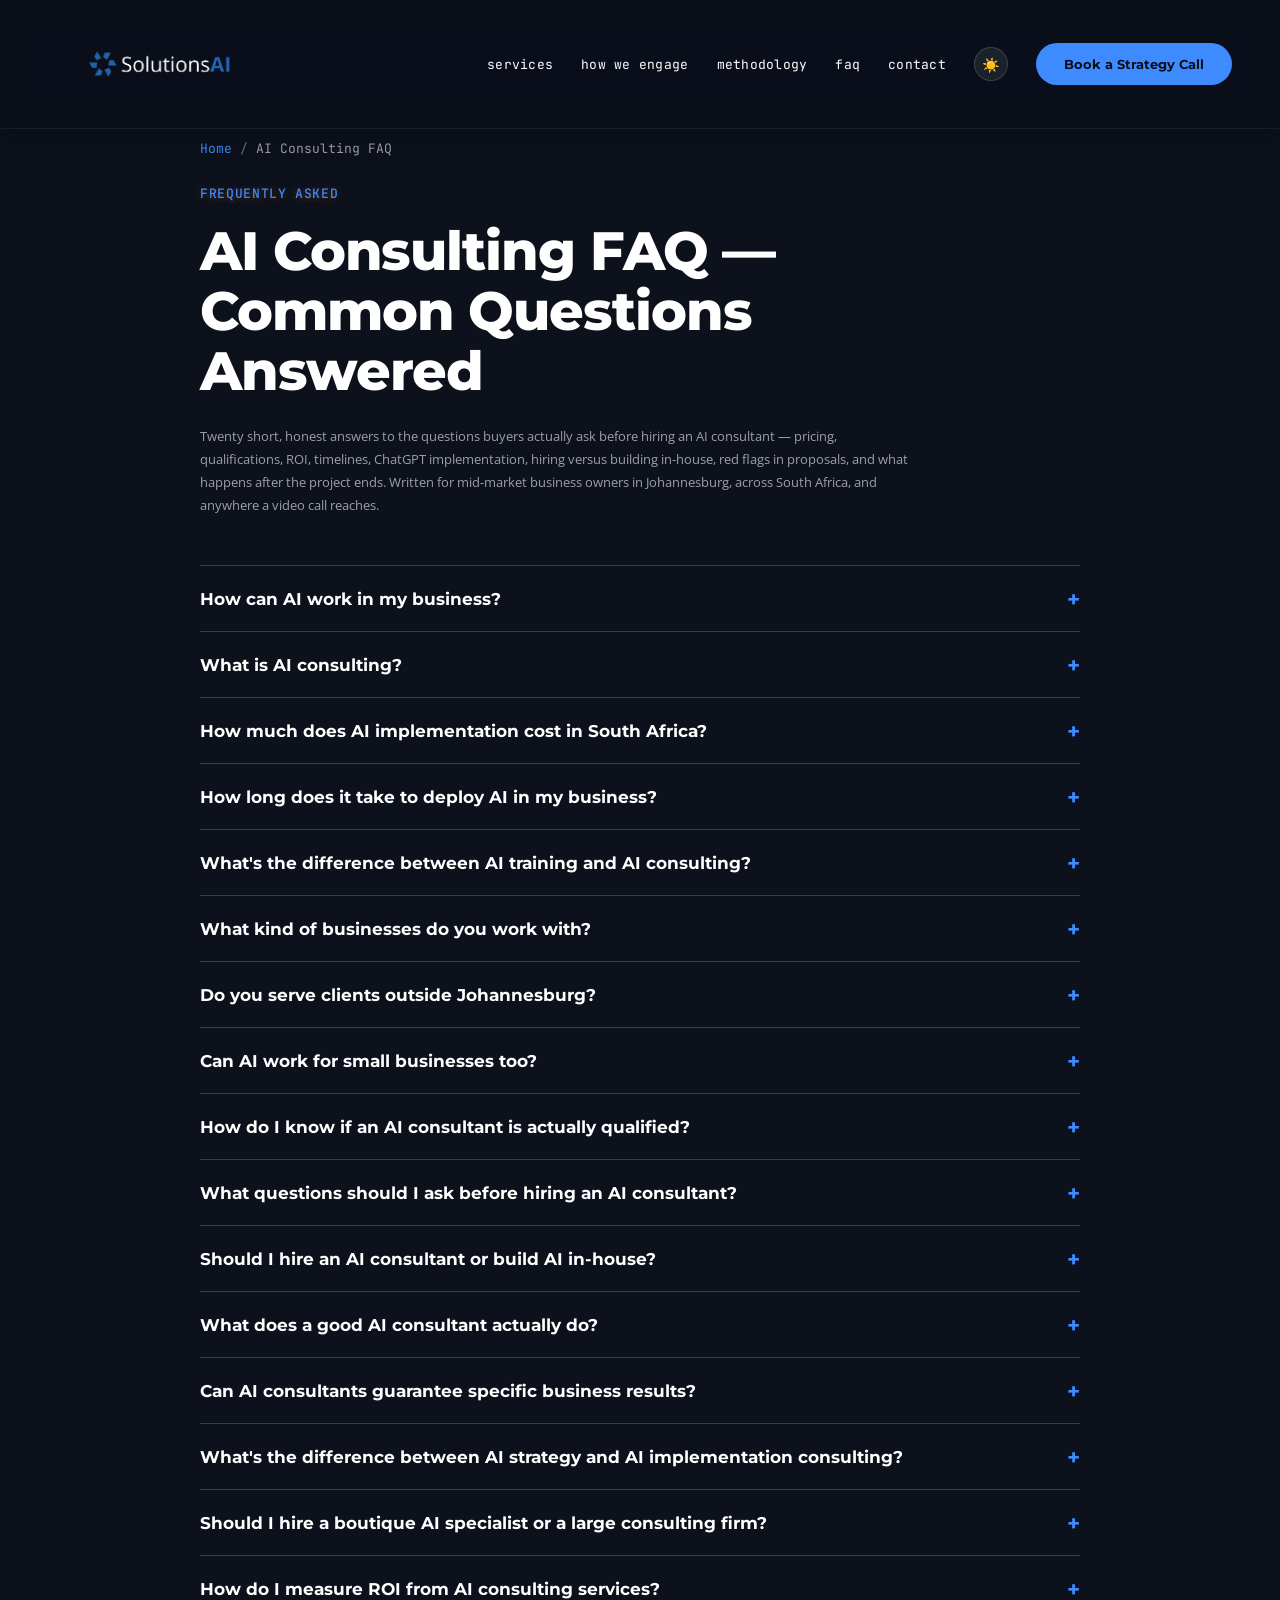
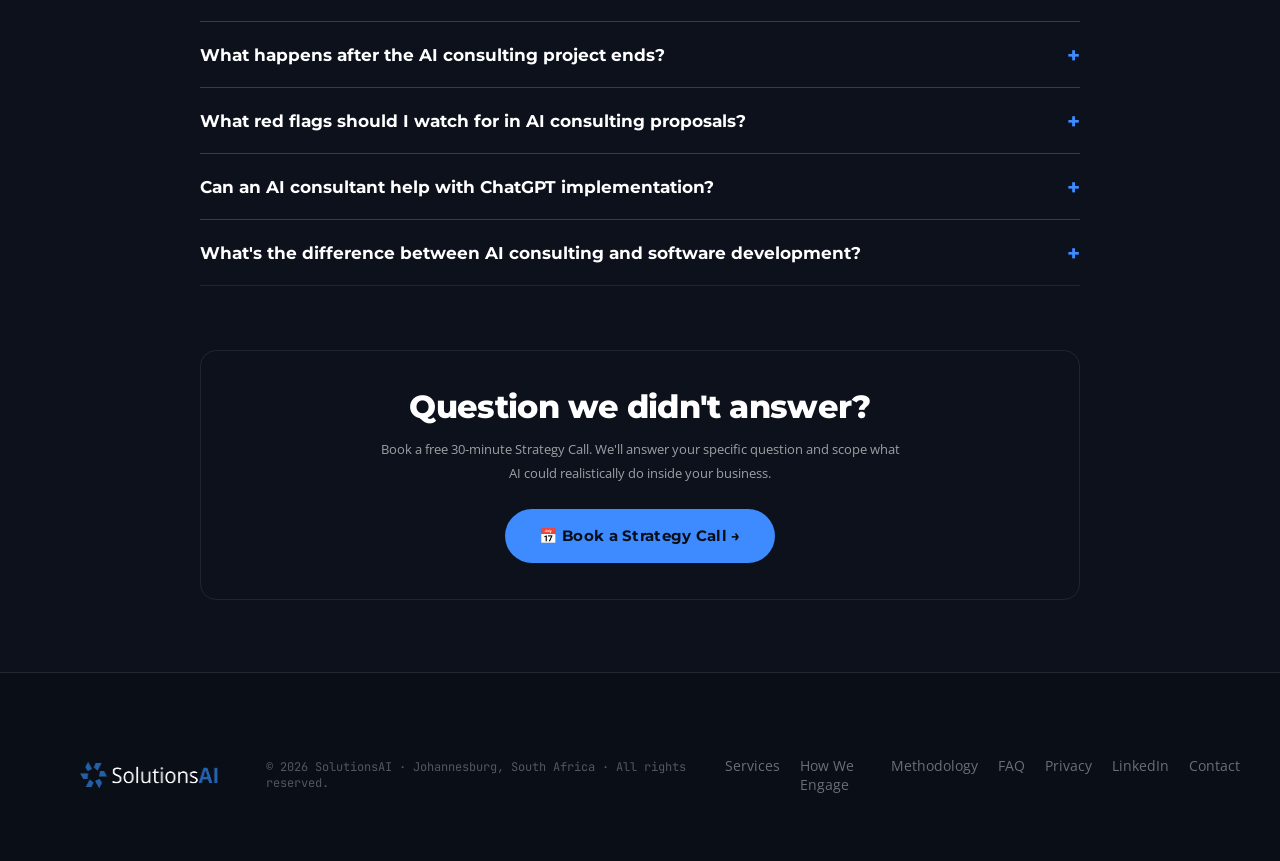
<file: faq.html>
<!DOCTYPE html>
<html lang="en">
<head>
  <meta charset="UTF-8">
  <meta name="viewport" content="width=device-width, initial-scale=1.0">
  <meta name="description" content="AI consulting FAQ — answers to the most common questions buyers ask before hiring an AI consultant: cost, qualifications, ROI, timelines, ChatGPT, hire vs build, red flags. From SolutionsAI in Johannesburg.">
  <meta name="keywords" content="AI consulting FAQ, how to hire an AI consultant, AI consulting cost, AI consultant qualifications, AI consulting ROI, AI vs in-house, AI consulting red flags, ChatGPT implementation, AI strategy vs implementation, AI consultant South Africa, AI consulting Johannesburg">
  <meta name="author" content="SolutionsAI">
  <meta name="geo.region" content="ZA-GP">
  <meta name="geo.placename" content="Johannesburg">
  <meta name="robots" content="index, follow, max-image-preview:large">
  <link rel="canonical" href="https://solutions-ai.co.za/faq.html">
  <title>AI Consulting FAQ | Common Questions About AI for Business | SolutionsAI</title>

  <!-- Favicons -->
  <link rel="icon" type="image/x-icon" href="favicon.ico">
  <link rel="shortcut icon" href="favicon.ico">
  <link rel="icon" type="image/png" sizes="192x192" href="assets/og-share.png">
  <link rel="apple-touch-icon" href="assets/og-share.png">

  <!-- Open Graph -->
  <meta property="og:type" content="article">
  <meta property="og:site_name" content="SolutionsAI">
  <meta property="og:locale" content="en_ZA">
  <meta property="og:title" content="AI Consulting FAQ — Common Questions Answered | SolutionsAI">
  <meta property="og:description" content="20 answers to the most common questions about hiring an AI consultant: cost, qualifications, ROI, timelines, ChatGPT, hire vs build, red flags.">
  <meta property="og:url" content="https://solutions-ai.co.za/faq.html">
  <meta property="og:image" content="https://solutions-ai.co.za/assets/og-share.png">

  <!-- Twitter Card -->
  <meta name="twitter:card" content="summary_large_image">
  <meta name="twitter:title" content="AI Consulting FAQ | SolutionsAI">
  <meta name="twitter:description" content="20 answers to the most common questions about hiring an AI consultant.">
  <meta name="twitter:image" content="https://solutions-ai.co.za/assets/og-share.png">

  <!-- Structured data (JSON-LD) — FAQPage with all 20 questions -->
  <script type="application/ld+json">
  {
    "@context": "https://schema.org",
    "@graph": [
      {
        "@type": "BreadcrumbList",
        "itemListElement": [
          { "@type": "ListItem", "position": 1, "name": "Home", "item": "https://solutions-ai.co.za/" },
          { "@type": "ListItem", "position": 2, "name": "AI Consulting FAQ", "item": "https://solutions-ai.co.za/faq.html" }
        ]
      },
      {
        "@type": "FAQPage",
        "@id": "https://solutions-ai.co.za/faq.html#faq",
        "mainEntity": [
          { "@type": "Question", "name": "How can AI work in my business?", "acceptedAnswer": { "@type": "Answer", "text": "AI works in your business in three ways: handling repetitive work (admin, ticket triage, document processing), amplifying expert work (drafting, research, analysis), and surfacing patterns you can't see manually (lead scoring, anomaly detection, forecasting). We start by mapping your actual workflows, scoring opportunities by ROI, and shipping the one or two AI systems that move revenue or save the most hours." } },
          { "@type": "Question", "name": "What is AI consulting?", "acceptedAnswer": { "@type": "Answer", "text": "AI consulting is strategy and implementation work that turns AI from hype into operational systems. A good AI consultant maps your workflows, identifies the highest-ROI opportunities, designs the system, ships it into production, and trains your team to own it. SolutionsAI does all four — diagnosis through deployment — instead of just writing a slide deck." } },
          { "@type": "Question", "name": "How much does AI implementation cost in South Africa?", "acceptedAnswer": { "@type": "Answer", "text": "It depends on scope. An AI Workshop is a few thousand Rand to align your team. An AI Blueprint (the 2-6 week diagnostic with a board-ready business case) typically runs R150K-R400K. Custom AI Projects are scoped per engagement. Long-term Technology Partnerships are retainer-based and tied to outcomes. Book a Strategy Call and we'll size your specific opportunity in 30 minutes." } },
          { "@type": "Question", "name": "How long does it take to deploy AI in my business?", "acceptedAnswer": { "@type": "Answer", "text": "An AI Workshop can be delivered in a week. A Blueprint runs 2-6 weeks. A focused Custom AI Project — one workflow, deployed and adopted — typically takes 6-12 weeks from kickoff to production. A full AI Technology Partnership is ongoing, with monthly shipping milestones. The biggest predictor of speed is how clean your existing data and processes already are." } },
          { "@type": "Question", "name": "What is the difference between AI training and AI consulting?", "acceptedAnswer": { "@type": "Answer", "text": "AI training teaches your team to use existing AI tools well — ChatGPT, Claude, Copilot, prompt engineering, internal AI champions. AI consulting designs and builds the AI systems your business runs on — custom agents, automated workflows, integrated tooling. SolutionsAI offers both. Most clients start with training, then graduate into consulting once they see the gap between AI capability and AI use inside their team." } },
          { "@type": "Question", "name": "What kind of businesses do you work with?", "acceptedAnswer": { "@type": "Answer", "text": "Mid-market businesses based in Johannesburg, anywhere in South Africa, or anywhere in the world that can run a video call. We work best with established teams that already have documented processes, real KPIs, and a leadership team ready to commit to AI being part of how the business runs — not a side experiment." } },
          { "@type": "Question", "name": "Do you serve clients outside Johannesburg?", "acceptedAnswer": { "@type": "Answer", "text": "Yes. Johannesburg is our home base, but the work is delivered remote-first. We have clients across South Africa and internationally. All workshops, diagnostics, and project delivery happen over video calls and shared tooling. The only thing that requires being on-site is occasional in-person workshops, which we do anywhere in Gauteng or fly in when needed." } },
          { "@type": "Question", "name": "Can AI work for small businesses too?", "acceptedAnswer": { "@type": "Answer", "text": "Yes — though we're most useful to businesses with at least one full-time team doing repeatable work that AI can amplify. If you're a solo operator or have under 5 staff, an AI Workshop or training engagement is usually the right starting point. Custom AI builds make more sense once you have enough volume that the AI saves real hours and pays back the investment." } },
          { "@type": "Question", "name": "How do I know if an AI consultant is actually qualified?", "acceptedAnswer": { "@type": "Answer", "text": "Look for three things: real production systems you can verify (not just slide decks or weekend demos), domain expertise that fits your industry, and an honest take on what AI cannot do for you. A qualified AI consultant should walk you through the architecture of past projects, name specific tools and trade-offs, and quote a realistic timeline and budget on the first call. Be wary of anyone selling AI hype before they have understood your workflows. Book a Strategy Call and judge for yourself." } },
          { "@type": "Question", "name": "What questions should I ask before hiring an AI consultant?", "acceptedAnswer": { "@type": "Answer", "text": "Five questions cover most of it. (1) Can you show me a system you've shipped that is still in production? (2) How do you decide what NOT to automate? (3) What does the engagement look like after launch — support, iteration, handover? (4) How do you measure success, and what happens if you don't hit it? (5) Who owns the code, the data, and the IP at the end? An AI consultant who flinches at any of those isn't the right fit." } },
          { "@type": "Question", "name": "Should I hire an AI consultant or build AI in-house?", "acceptedAnswer": { "@type": "Answer", "text": "Build in-house when you already have a senior AI engineer on staff, the work is core to your competitive moat, and you can wait 6-12+ months for the first production system. Hire an AI consultant when you need to ship faster than you can hire, the work is one cross-functional sprint rather than a permanent team's job, or you want to skip the predictable false starts. Many SolutionsAI clients do both — we ship the first systems and train an internal AI champion to own them long-term." } },
          { "@type": "Question", "name": "What does a good AI consultant actually do?", "acceptedAnswer": { "@type": "Answer", "text": "A good AI consultant maps your workflows, identifies the highest-ROI opportunities, designs the system around your people and your stack, ships it into production, and trains your team to own it. A good AI consultant does not write slide decks and disappear, sell generic automations, or pitch AI agents for problems agents won't solve. At SolutionsAI we work through The Compounding Loop — diagnose, build, deploy, measure, learn — and every cycle sharpens the next." } },
          { "@type": "Question", "name": "Can AI consultants guarantee specific business results?", "acceptedAnswer": { "@type": "Answer", "text": "No responsible AI consultant guarantees specific business outcomes — too many variables sit outside our control (your data quality, your team's adoption, market dynamics). What we CAN guarantee is the technical scope of what we build, the timeline we commit to, and that the system passes the success criteria we agree on upfront. For long-term Technology Partnerships we offer revenue-share or performance-aligned commercials so the incentives match." } },
          { "@type": "Question", "name": "What is the difference between AI strategy and AI implementation consulting?", "acceptedAnswer": { "@type": "Answer", "text": "AI strategy is the work of deciding what to build and why — mapping workflows, scoring opportunities, sizing the business case. AI implementation is the work of actually shipping the systems — designing, building, integrating, training. Most consulting firms only do one or the other; SolutionsAI does both, because strategy without implementation is a slide deck and implementation without strategy is a shiny tool nobody uses. Our AI Blueprint is the strategy deliverable; the AI Project is the implementation." } },
          { "@type": "Question", "name": "Should I hire a boutique AI specialist or a large consulting firm?", "acceptedAnswer": { "@type": "Answer", "text": "Large consulting firms give you brand-name credibility, multi-workstream scale, and standardised processes — at higher cost and with less senior attention on your account. Boutique AI specialists like SolutionsAI give you the actual people who'll do the work, faster iteration, no junior consultants billed at senior rates, and direct accountability. Pick large if you're a regulated enterprise that needs a procurement-friendly vendor; pick boutique if you want the work done well and fast." } },
          { "@type": "Question", "name": "How do I measure ROI from AI consulting services?", "acceptedAnswer": { "@type": "Answer", "text": "Measure it like any business investment: cost in (project fee + your internal time) versus value out (hours saved x loaded hourly cost, revenue moved, error rate reduced, ticket volume handled). For each project we agree on a small set of measurable success criteria upfront, instrument the system to track them, and review them at hand-over and again 90 days post-launch. The cheapest mistake is shipping without metrics; the next-cheapest is measuring vanity metrics. Book a Strategy Call and we'll pick the right ones for your case." } },
          { "@type": "Question", "name": "What happens after the AI consulting project ends?", "acceptedAnswer": { "@type": "Answer", "text": "Three options depending on what we agreed. (1) Handover — we train your team to own the system, ship the documentation, and step away. (2) Retainer — we stay on as an AI Technology Partner for ongoing iteration, monitoring, and roadmap. (3) Phased — we hand over the core system and stay on for new builds. Whichever option, the code, the data, and the IP belong to you. We don't build systems that hold clients hostage." } },
          { "@type": "Question", "name": "What red flags should I watch for in AI consulting proposals?", "acceptedAnswer": { "@type": "Answer", "text": "Watch for vague deliverables ('we'll build an AI solution'), pricing without a defined scope, no measurable success criteria, no plan for handover or maintenance, lock-in clauses on data or IP, and promises that AI will replace specific job roles wholesale on an aggressive timeline. A clean proposal names the workflow, the system, the timeline, the price, the success criteria, and the ownership terms. If any of those are missing — ask." } },
          { "@type": "Question", "name": "Can an AI consultant help with ChatGPT implementation?", "acceptedAnswer": { "@type": "Answer", "text": "Yes — and ChatGPT implementation is often the cheapest way to get real value out of AI fast. We help businesses roll out ChatGPT, Claude, or Copilot at the team level: training, prompt libraries, security and data-handling guardrails, internal AI Champion programs, and use-case discovery sessions. For deeper integrations we build ChatGPT into your internal tools via the OpenAI API. Workshop tier starts in the low thousands of Rand; project tier scales from there." } },
          { "@type": "Question", "name": "What is the difference between AI consulting and software development?", "acceptedAnswer": { "@type": "Answer", "text": "Software development is the work of building software given a spec. AI consulting is the work of figuring out what AI software to build and why — which workflow, which model, what success looks like, what trade-offs are acceptable — and then building it or coordinating the build. Hire a software developer when you know the feature to build; hire an AI consultant when you don't yet know what to build, or whether AI is even the right tool. SolutionsAI does both — strategy and implementation under one roof." } }
        ]
      }
    ]
  }
  </script>

  <link rel="preconnect" href="https://fonts.googleapis.com">
  <link rel="preconnect" href="https://fonts.gstatic.com" crossorigin>
  <link href="https://fonts.googleapis.com/css2?family=Montserrat:wght@700;800;900&family=Open+Sans:wght@400;500;600&family=JetBrains+Mono:wght@400;500&display=swap" rel="stylesheet">
  <link rel="stylesheet" href="css/style.css?v=2026-04-27-8">
  <link rel="stylesheet" href="css/bold.css?v=2026-06-01">
</head>
<body>

  <!-- NAV -->
  <header class="site-nav" id="site-nav">
    <div class="nav-inner">
      <a href="index.html" class="nav-logo">
        <img src="assets/logo-dark-bg.png" alt="SolutionsAI" class="nav-logo-img">
      </a>
      <nav class="nav-links">
        <a href="index.html#services" class="nav-link">Services</a>
        <a href="index.html#how-we-engage" class="nav-link">How We Engage</a>
        <a href="index.html#methodology" class="nav-link">Methodology</a>
        <a href="faq.html" class="nav-link" aria-current="page">FAQ</a>
        <a href="index.html#contact" class="nav-link">Contact</a>
        <button class="theme-toggle" id="theme-toggle" aria-label="Toggle theme" title="Toggle dark/light mode">☀️</button>
        <a href="https://calendly.com/vernonvanemmenis/30min" target="_blank" class="btn btn--primary nav-cta">Book a Strategy Call</a>
      </nav>
    </div>
  </header>

  <!-- MAIN FAQ CONTENT -->
  <main class="faq section-pad" style="padding-top:140px;">
    <div class="section-inner" style="max-width:880px;">
      <nav aria-label="Breadcrumb" style="margin-bottom:24px; font-family:'JetBrains Mono', monospace; font-size:13px;">
        <a href="index.html" style="color:#3D8BFF; text-decoration:none;">Home</a> <span style="opacity:0.4;">/</span> <span style="opacity:0.6;">AI Consulting FAQ</span>
      </nav>
      <span class="section-label">Frequently Asked</span>
      <h1 class="section-heading" style="font-size:clamp(2rem, 4.4vw, 3.4rem); margin:18px 0 24px; max-width:640px; line-height:1.1; letter-spacing:-0.02em;">AI Consulting FAQ — Common Questions Answered</h1>
      <p class="contact-body" style="max-width:720px; margin-bottom:48px;">Twenty short, honest answers to the questions buyers actually ask before hiring an AI consultant — pricing, qualifications, ROI, timelines, ChatGPT implementation, hiring versus building in-house, red flags in proposals, and what happens after the project ends. Written for mid-market business owners in Johannesburg, across South Africa, and anywhere a video call reaches.</p>

      <div class="faq-list" style="max-width:880px;">

        <details class="faq-item" style="border-top:1px solid rgba(127,127,127,0.18); padding:22px 0;">
          <summary class="faq-q" style="font-family:'Montserrat',sans-serif; font-weight:700; font-size:1.08rem; cursor:pointer; list-style:none;">How can AI work in my business?</summary>
          <p class="faq-a" style="margin-top:14px; line-height:1.65;">AI works in your business in three ways: handling repetitive work (admin, ticket triage, document processing), amplifying expert work (drafting, research, analysis), and surfacing patterns you can't see manually (lead scoring, anomaly detection, forecasting). We start by mapping your actual workflows, scoring opportunities by ROI, and shipping the one or two AI systems that move revenue or save the most hours.</p>
        </details>
        <details class="faq-item" style="border-top:1px solid rgba(127,127,127,0.18); padding:22px 0;">
          <summary class="faq-q" style="font-family:'Montserrat',sans-serif; font-weight:700; font-size:1.08rem; cursor:pointer; list-style:none;">What is AI consulting?</summary>
          <p class="faq-a" style="margin-top:14px; line-height:1.65;">AI consulting is strategy and implementation work that turns AI from hype into operational systems. A good AI consultant maps your workflows, identifies the highest-ROI opportunities, designs the system, ships it into production, and trains your team to own it. SolutionsAI does all four — diagnosis through deployment — instead of just writing a slide deck.</p>
        </details>
        <details class="faq-item" style="border-top:1px solid rgba(127,127,127,0.18); padding:22px 0;">
          <summary class="faq-q" style="font-family:'Montserrat',sans-serif; font-weight:700; font-size:1.08rem; cursor:pointer; list-style:none;">How much does AI implementation cost in South Africa?</summary>
          <p class="faq-a" style="margin-top:14px; line-height:1.65;">It depends on scope. An AI Workshop is a few thousand Rand to align your team. An AI Blueprint (the 2&ndash;6 week diagnostic with a board-ready business case) typically runs R150K&ndash;R400K. Custom AI Projects are scoped per engagement. Long-term Technology Partnerships are retainer-based and tied to outcomes. <a href="https://calendly.com/vernonvanemmenis/30min" target="_blank" style="color:#3D8BFF;">Book a Strategy Call</a> and we'll size your specific opportunity in 30 minutes.</p>
        </details>
        <details class="faq-item" style="border-top:1px solid rgba(127,127,127,0.18); padding:22px 0;">
          <summary class="faq-q" style="font-family:'Montserrat',sans-serif; font-weight:700; font-size:1.08rem; cursor:pointer; list-style:none;">How long does it take to deploy AI in my business?</summary>
          <p class="faq-a" style="margin-top:14px; line-height:1.65;">An AI Workshop can be delivered in a week. A Blueprint runs 2&ndash;6 weeks. A focused Custom AI Project &mdash; one workflow, deployed and adopted &mdash; typically takes 6&ndash;12 weeks from kickoff to production. A full AI Technology Partnership is ongoing with monthly shipping milestones. The biggest predictor of speed is how clean your existing data and processes already are.</p>
        </details>
        <details class="faq-item" style="border-top:1px solid rgba(127,127,127,0.18); padding:22px 0;">
          <summary class="faq-q" style="font-family:'Montserrat',sans-serif; font-weight:700; font-size:1.08rem; cursor:pointer; list-style:none;">What's the difference between AI training and AI consulting?</summary>
          <p class="faq-a" style="margin-top:14px; line-height:1.65;">AI training teaches your team to use existing AI tools well &mdash; ChatGPT, Claude, Copilot, prompt engineering, internal AI champions. AI consulting designs and builds the AI systems your business runs on &mdash; custom agents, automated workflows, integrated tooling. SolutionsAI offers both. Most clients start with training, then graduate into consulting once they see the gap between AI capability and AI use inside their team.</p>
        </details>
        <details class="faq-item" style="border-top:1px solid rgba(127,127,127,0.18); padding:22px 0;">
          <summary class="faq-q" style="font-family:'Montserrat',sans-serif; font-weight:700; font-size:1.08rem; cursor:pointer; list-style:none;">What kind of businesses do you work with?</summary>
          <p class="faq-a" style="margin-top:14px; line-height:1.65;">Mid-market businesses based in Johannesburg, anywhere in South Africa, or anywhere in the world that can run a video call. We work best with established teams that already have documented processes, real KPIs, and a leadership team ready to commit to AI being part of how the business runs &mdash; not a side experiment.</p>
        </details>
        <details class="faq-item" style="border-top:1px solid rgba(127,127,127,0.18); padding:22px 0;">
          <summary class="faq-q" style="font-family:'Montserrat',sans-serif; font-weight:700; font-size:1.08rem; cursor:pointer; list-style:none;">Do you serve clients outside Johannesburg?</summary>
          <p class="faq-a" style="margin-top:14px; line-height:1.65;">Yes. Johannesburg is our home base, but the work is delivered remote-first. We have clients across South Africa and internationally. All workshops, diagnostics, and project delivery happen over video calls and shared tooling. The only thing that requires being on-site is occasional in-person workshops, which we do anywhere in Gauteng or fly in when needed.</p>
        </details>
        <details class="faq-item" style="border-top:1px solid rgba(127,127,127,0.18); padding:22px 0;">
          <summary class="faq-q" style="font-family:'Montserrat',sans-serif; font-weight:700; font-size:1.08rem; cursor:pointer; list-style:none;">Can AI work for small businesses too?</summary>
          <p class="faq-a" style="margin-top:14px; line-height:1.65;">Yes &mdash; though we're most useful to businesses with at least one full-time team doing repeatable work that AI can amplify. If you're a solo operator or have under 5 staff, an AI Workshop or training engagement is usually the right starting point. Custom AI builds make more sense once you have enough volume that the AI saves real hours and pays back the investment.</p>
        </details>
        <details class="faq-item" style="border-top:1px solid rgba(127,127,127,0.18); padding:22px 0;">
          <summary class="faq-q" style="font-family:'Montserrat',sans-serif; font-weight:700; font-size:1.08rem; cursor:pointer; list-style:none;">How do I know if an AI consultant is actually qualified?</summary>
          <p class="faq-a" style="margin-top:14px; line-height:1.65;">Look for three things: real production systems you can verify (not just slide decks or weekend demos), domain expertise that fits your industry, and an honest take on what AI <em>cannot</em> do for you. A qualified AI consultant should walk you through the architecture of past projects, name specific tools and trade-offs, and quote a realistic timeline and budget on the first call. Be wary of anyone selling AI hype before they have understood your workflows. <a href="https://calendly.com/vernonvanemmenis/30min" target="_blank" style="color:#3D8BFF;">Book a Strategy Call</a> and judge for yourself.</p>
        </details>
        <details class="faq-item" style="border-top:1px solid rgba(127,127,127,0.18); padding:22px 0;">
          <summary class="faq-q" style="font-family:'Montserrat',sans-serif; font-weight:700; font-size:1.08rem; cursor:pointer; list-style:none;">What questions should I ask before hiring an AI consultant?</summary>
          <p class="faq-a" style="margin-top:14px; line-height:1.65;">Five questions cover most of it: <strong>(1)</strong> Can you show me a system you've shipped that is still in production? <strong>(2)</strong> How do you decide what NOT to automate? <strong>(3)</strong> What does the engagement look like after launch &mdash; support, iteration, handover? <strong>(4)</strong> How do you measure success, and what happens if you don't hit it? <strong>(5)</strong> Who owns the code, the data, and the IP at the end? An AI consultant who flinches at any of those isn't the right fit.</p>
        </details>
        <details class="faq-item" style="border-top:1px solid rgba(127,127,127,0.18); padding:22px 0;">
          <summary class="faq-q" style="font-family:'Montserrat',sans-serif; font-weight:700; font-size:1.08rem; cursor:pointer; list-style:none;">Should I hire an AI consultant or build AI in-house?</summary>
          <p class="faq-a" style="margin-top:14px; line-height:1.65;">Build in-house when you already have a senior AI engineer on staff, the work is core to your competitive moat, and you can wait 6&ndash;12+ months for the first production system. Hire an AI consultant when you need to ship faster than you can hire, the work is one cross-functional sprint rather than a permanent team's job, or you want to skip the predictable false starts. Many SolutionsAI clients do both &mdash; we ship the first systems and train an internal AI champion to own them long-term.</p>
        </details>
        <details class="faq-item" style="border-top:1px solid rgba(127,127,127,0.18); padding:22px 0;">
          <summary class="faq-q" style="font-family:'Montserrat',sans-serif; font-weight:700; font-size:1.08rem; cursor:pointer; list-style:none;">What does a good AI consultant actually do?</summary>
          <p class="faq-a" style="margin-top:14px; line-height:1.65;">A good AI consultant maps your workflows, identifies the highest-ROI opportunities, designs the system around your people and your stack, ships it into production, and trains your team to own it. A good AI consultant does <em>not</em> write slide decks and disappear, sell generic automations, or pitch AI agents for problems agents won't solve. At SolutionsAI we work through <a href="index.html#methodology" style="color:#3D8BFF;">The Compounding Loop</a> &mdash; diagnose, build, deploy, measure, learn &mdash; and every cycle sharpens the next.</p>
        </details>
        <details class="faq-item" style="border-top:1px solid rgba(127,127,127,0.18); padding:22px 0;">
          <summary class="faq-q" style="font-family:'Montserrat',sans-serif; font-weight:700; font-size:1.08rem; cursor:pointer; list-style:none;">Can AI consultants guarantee specific business results?</summary>
          <p class="faq-a" style="margin-top:14px; line-height:1.65;">No responsible AI consultant guarantees specific business outcomes &mdash; too many variables sit outside our control (your data quality, your team's adoption, market dynamics). What we <em>can</em> guarantee is the technical scope of what we build, the timeline we commit to, and that the system passes the success criteria we agree on upfront. For long-term <a href="index.html#how-we-engage" style="color:#3D8BFF;">Technology Partnerships</a> we offer revenue-share or performance-aligned commercials so the incentives match.</p>
        </details>
        <details class="faq-item" style="border-top:1px solid rgba(127,127,127,0.18); padding:22px 0;">
          <summary class="faq-q" style="font-family:'Montserrat',sans-serif; font-weight:700; font-size:1.08rem; cursor:pointer; list-style:none;">What's the difference between AI strategy and AI implementation consulting?</summary>
          <p class="faq-a" style="margin-top:14px; line-height:1.65;">AI strategy is the work of deciding what to build and why &mdash; mapping workflows, scoring opportunities, sizing the business case. AI implementation is the work of actually shipping the systems &mdash; designing, building, integrating, training. Most consulting firms only do one or the other; SolutionsAI does both, because strategy without implementation is a slide deck and implementation without strategy is a shiny tool nobody uses. Our <strong>AI Blueprint</strong> is the strategy deliverable; the <strong>AI Project</strong> is the implementation.</p>
        </details>
        <details class="faq-item" style="border-top:1px solid rgba(127,127,127,0.18); padding:22px 0;">
          <summary class="faq-q" style="font-family:'Montserrat',sans-serif; font-weight:700; font-size:1.08rem; cursor:pointer; list-style:none;">Should I hire a boutique AI specialist or a large consulting firm?</summary>
          <p class="faq-a" style="margin-top:14px; line-height:1.65;">Large consulting firms give you brand-name credibility, multi-workstream scale, and standardised processes &mdash; at higher cost and with less senior attention on your account. Boutique AI specialists like SolutionsAI give you the actual people who'll do the work, faster iteration, no junior consultants billed at senior rates, and direct accountability. Pick large if you're a regulated enterprise that needs a procurement-friendly vendor; pick boutique if you want the work done well and fast.</p>
        </details>
        <details class="faq-item" style="border-top:1px solid rgba(127,127,127,0.18); padding:22px 0;">
          <summary class="faq-q" style="font-family:'Montserrat',sans-serif; font-weight:700; font-size:1.08rem; cursor:pointer; list-style:none;">How do I measure ROI from AI consulting services?</summary>
          <p class="faq-a" style="margin-top:14px; line-height:1.65;">Measure it like any business investment: cost in (project fee + your internal time) versus value out (hours saved &times; loaded hourly cost, revenue moved, error rate reduced, ticket volume handled). For each project we agree on a small set of measurable success criteria upfront, instrument the system to track them, and review them at hand-over and again 90 days post-launch. The cheapest mistake is shipping without metrics; the next-cheapest is measuring vanity metrics. <a href="https://calendly.com/vernonvanemmenis/30min" target="_blank" style="color:#3D8BFF;">Book a Strategy Call</a> and we'll pick the right ones for your case.</p>
        </details>
        <details class="faq-item" style="border-top:1px solid rgba(127,127,127,0.18); padding:22px 0;">
          <summary class="faq-q" style="font-family:'Montserrat',sans-serif; font-weight:700; font-size:1.08rem; cursor:pointer; list-style:none;">What happens after the AI consulting project ends?</summary>
          <p class="faq-a" style="margin-top:14px; line-height:1.65;">Three options depending on what we agreed: <strong>(1) Handover</strong> &mdash; we train your team to own the system, ship the documentation, and step away. <strong>(2) Retainer</strong> &mdash; we stay on as an AI Technology Partner for ongoing iteration, monitoring, and roadmap. <strong>(3) Phased</strong> &mdash; we hand over the core system and stay on for new builds. Whichever option, the code, the data, and the IP belong to you. We don't build systems that hold clients hostage.</p>
        </details>
        <details class="faq-item" style="border-top:1px solid rgba(127,127,127,0.18); padding:22px 0;">
          <summary class="faq-q" style="font-family:'Montserrat',sans-serif; font-weight:700; font-size:1.08rem; cursor:pointer; list-style:none;">What red flags should I watch for in AI consulting proposals?</summary>
          <p class="faq-a" style="margin-top:14px; line-height:1.65;">Watch for vague deliverables ("we'll build an AI solution"), pricing without a defined scope, no measurable success criteria, no plan for handover or maintenance, lock-in clauses on data or IP, and promises that AI will replace specific job roles wholesale on an aggressive timeline. A clean proposal names the workflow, the system, the timeline, the price, the success criteria, and the ownership terms. If any of those are missing &mdash; ask.</p>
        </details>
        <details class="faq-item" style="border-top:1px solid rgba(127,127,127,0.18); padding:22px 0;">
          <summary class="faq-q" style="font-family:'Montserrat',sans-serif; font-weight:700; font-size:1.08rem; cursor:pointer; list-style:none;">Can an AI consultant help with ChatGPT implementation?</summary>
          <p class="faq-a" style="margin-top:14px; line-height:1.65;">Yes &mdash; and ChatGPT implementation is often the cheapest way to get real value out of AI fast. We help businesses roll out ChatGPT, Claude, or Copilot at the team level: training, prompt libraries, security and data-handling guardrails, internal AI Champion programs, and use-case discovery sessions. For deeper integrations we build ChatGPT into your internal tools via the OpenAI API. Workshop tier starts in the low thousands of Rand; project tier scales from there.</p>
        </details>
        <details class="faq-item" style="border-top:1px solid rgba(127,127,127,0.18); border-bottom:1px solid rgba(127,127,127,0.18); padding:22px 0;">
          <summary class="faq-q" style="font-family:'Montserrat',sans-serif; font-weight:700; font-size:1.08rem; cursor:pointer; list-style:none;">What's the difference between AI consulting and software development?</summary>
          <p class="faq-a" style="margin-top:14px; line-height:1.65;">Software development is the work of building software given a spec &mdash; write the code that does the thing. AI consulting is the work of figuring out <em>what</em> AI software to build and <em>why</em> &mdash; which workflow, which model, what success looks like, what trade-offs are acceptable &mdash; and then either building it or coordinating the build. Hire a software developer when you know the feature to build; hire an AI consultant when you don't yet know what to build, or whether AI is even the right tool. SolutionsAI does both &mdash; strategy and implementation under one roof.</p>
        </details>

      </div>

      <!-- bottom CTA -->
      <div style="margin-top:64px; padding:36px; border:1px solid rgba(127,127,127,0.18); border-radius:16px; text-align:center;">
        <h2 style="font-family:'Montserrat',sans-serif; font-weight:800; font-size:clamp(1.4rem, 3vw, 2rem); letter-spacing:-0.02em; margin:0 0 12px;">Question we didn't answer?</h2>
        <p class="contact-body" style="max-width:520px; margin:0 auto 24px;">Book a free 30-minute Strategy Call. We'll answer your specific question and scope what AI could realistically do inside your business.</p>
        <a href="https://calendly.com/vernonvanemmenis/30min" target="_blank" class="btn btn--cta" style="display:inline-block;">📅 Book a Strategy Call →</a>
      </div>
    </div>
  </main>

  <!-- FOOTER -->
  <footer class="site-footer">
    <div class="footer-inner">
      <a href="index.html" class="footer-logo"><img src="assets/logo-dark-bg.png" alt="SolutionsAI" class="footer-logo-img"></a>
      <p class="footer-copy">© 2026 SolutionsAI · Johannesburg, South Africa · All rights reserved.</p>
      <nav class="footer-links">
        <a href="index.html#services">Services</a>
        <a href="index.html#how-we-engage">How We Engage</a>
        <a href="index.html#methodology">Methodology</a>
        <a href="faq.html">FAQ</a>
        <a href="#">Privacy</a>
        <a href="https://linkedin.com/company/solutionsai" target="_blank">LinkedIn</a>
        <a href="index.html#contact">Contact</a>
      </nav>
    </div>
  </footer>

  <!-- SCRIPTS -->
  <script src="js/app.js?v=2026-04-27-3"></script>
  <script src="js/bold.js?v=2026-06-01"></script>

</body>
</html>
</file>
<file: css/style.css>
/* ── VARIABLES ── */
:root {
  --blue: #2563B0;
  --blue-light: #4A90D9;
  --blue-pale: #EEF4FF;
  --blue-pale-border: #dde8ff;
  --accent-orange: #F97316;
  --dark: #0B1120;
  --dark-mid: #111827;
  --dark-deep: #070d18;
  --light: #F4F7FC;
  --white: #FFFFFF;
  --text-dark: #0B1120;
  --text-body-light: #6b7280;
  --text-mid: #374151;
  --text-muted: #9ca3af;
  --text-on-dark: rgba(255, 255, 255, 0.5);
  --text-on-dark-label: rgba(255, 255, 255, 0.3);
  --font-display: 'Montserrat', sans-serif;
  --font-body: 'Open Sans', sans-serif;
}

/* ── RESET ── */
*, *::before, *::after { box-sizing: border-box; margin: 0; padding: 0; }
html { scroll-behavior: auto; } /* Lenis handles smooth scroll */
body { font-family: var(--font-body); background: var(--dark); color: #fff; overflow-x: hidden; }

/* ── SCROLL-BG REEL ── */
.scroll-bg {
  position: fixed;
  inset: 0;
  z-index: -1;
  pointer-events: none;
  background: var(--dark);
}
.scroll-bg__canvas {
  position: absolute;
  inset: 0;
  width: 100%;
  height: 100%;
  display: block;
  opacity: 0;
  transition: opacity 0.6s ease-out;
}
.scroll-bg.is-ready .scroll-bg__canvas { opacity: 1; }
.scroll-bg__tint {
  position: absolute;
  inset: 0;
  background:
    radial-gradient(circle at 30% 30%, rgba(74, 144, 217, 0.22) 0%, rgba(74, 144, 217, 0.06) 45%, transparent 70%),
    radial-gradient(circle at 75% 75%, rgba(37, 99, 176, 0.18) 0%, transparent 60%);
  mix-blend-mode: screen;
}
.scroll-bg__dimmer {
  position: absolute;
  inset: 0;
  background: linear-gradient(180deg, rgba(11, 17, 32, 0.45) 0%, rgba(11, 17, 32, 0.15) 35%, rgba(11, 17, 32, 0.55) 100%);
}
@media (max-width: 768px) {
  .scroll-bg__dimmer { background: rgba(11, 17, 32, 0.55); }
}
img { max-width: 100%; display: block; }
a { text-decoration: none; }
button { cursor: pointer; font-family: var(--font-body); }

/* ── TYPOGRAPHY ── */
.display { font-family: var(--font-display); }
.section-label {
  font-size: 0.65rem;
  text-transform: uppercase;
  letter-spacing: 0.2em;
  color: var(--accent-orange);
  font-weight: 700;
  margin-bottom: 12px;
  text-shadow: 0 1px 8px rgba(249, 115, 22, 0.35);
}
.section-label--dim {
  color: var(--text-on-dark-label);
  text-align: center;
  margin-bottom: 28px;
}
.section-label--blue {
  color: var(--blue-light);
  text-shadow: 0 1px 8px rgba(74, 144, 217, 0.35);
}
.section-heading {
  font-family: var(--font-display);
  font-weight: 800;
  line-height: 1.15;
  color: #fff;
}
.section-heading--dark { color: #fff; }

/* ── LAYOUT ── */
.section-inner { max-width: 1200px; margin: 0 auto; }
.section-pad { padding: 72px 64px; }

/* ── BUTTONS ── */
.btn {
  display: inline-flex;
  align-items: center;
  gap: 8px;
  padding: 13px 28px;
  border-radius: 7px;
  font-size: 0.82rem;
  font-weight: 600;
  font-family: var(--font-body);
  border: none;
  cursor: pointer;
  transition: opacity 0.2s;
}
.btn:hover { opacity: 0.88; }
.btn--primary { background: var(--blue); color: #fff; }
.btn--ghost { border: 1.5px solid rgba(255,255,255,0.18); color: rgba(255,255,255,0.65); background: transparent; }
.btn--calendly {
  background: var(--blue-pale);
  color: var(--blue);
  border: 1.5px solid var(--blue-pale-border);
  font-family: var(--font-display);
  font-weight: 700;
}
.btn--cta {
  background: var(--blue);
  color: #fff;
  padding: 16px 40px;
  font-size: 0.92rem;
  font-weight: 700;
  font-family: var(--font-display);
  letter-spacing: 0.02em;
}

/* ── SECTION DIVIDER ── */
.divider { height: 2px; background: linear-gradient(90deg, transparent, rgba(37,99,176,0.35), transparent); }

/* ── PLACEHOLDER HIDDEN ── */
.placeholder-hidden { display: none !important; }

/* ── NAV ── */
.site-nav {
  position: fixed;
  top: 0; left: 0; right: 0;
  z-index: 1000;
  background: var(--dark);
  border-bottom: 1px solid rgba(255,255,255,0.06);
  padding: 12px 48px;
}
.nav-inner { display: flex; align-items: center; justify-content: space-between; max-width: 1200px; margin: 0 auto; }
.nav-logo-img { height: 88px; }
.nav-links { display: flex; gap: 28px; align-items: center; }
.nav-link { font-size: 0.78rem; color: rgba(255,255,255,0.6); transition: color 0.2s; }
.nav-link:hover { color: #fff; }
.nav-cta { font-family: var(--font-body); }

/* ── HERO ── */
.hero {
  position: relative;
  height: 100vh;
  min-height: 600px;
  background: transparent;
  display: flex;
  flex-direction: column;
  justify-content: center;
  overflow: hidden;
  padding-top: 80px;
}
#hero-canvas {
  position: absolute;
  inset: 0;
  width: 100%;
  height: 100%;
  pointer-events: none;
}
.hero-content {
  position: relative;
  z-index: 2;
  padding: 0 64px;
  max-width: 1200px;
  margin: 0 auto;
  width: 100%;
}
.hero-label {
  font-size: 0.68rem;
  text-transform: uppercase;
  letter-spacing: 0.25em;
  color: var(--accent-orange);
  font-weight: 700;
  margin-bottom: 18px;
  display: block;
  text-shadow: 0 1px 8px rgba(249, 115, 22, 0.35);
}
.hero-heading {
  font-family: var(--font-display);
  font-size: clamp(2.8rem, 5vw, 4.8rem);
  font-weight: 900;
  line-height: 1.05;
  color: #FEFEFB;
  margin-bottom: 22px;
  max-width: 720px;
  text-shadow: 0 2px 16px rgba(0,0,0,0.45);
}
.hero-line { display: block; }
.word { display: inline-block; margin-right: 0.15em; }
.word--accent { color: var(--blue); }
.hero-sub {
  font-size: 0.95rem;
  color: #FEFEFB;
  line-height: 1.75;
  max-width: 480px;
  margin-bottom: 38px;
  text-shadow: 0 1px 8px rgba(0,0,0,0.55);
}
.hero-btns { display: flex; gap: 14px; flex-wrap: wrap; }
.hero-scroll-indicator {
  position: absolute;
  bottom: 32px;
  left: 50%;
  transform: translateX(-50%);
  z-index: 2;
}
.scroll-arrow {
  color: rgba(255,255,255,0.3);
  font-size: 1.2rem;
  animation: bounce 2s ease-in-out infinite;
}
@keyframes bounce {
  0%, 100% { transform: translateY(0); }
  50% { transform: translateY(6px); }
}

/* ── TRUST ── */
.trust { background: rgba(17, 24, 39, 0.72); backdrop-filter: blur(6px); -webkit-backdrop-filter: blur(6px); padding: 56px 64px; position: relative; }
.trust-inner { max-width: 1200px; margin: 0 auto; }
.tech-marquee {
  overflow: hidden;
  width: 100%;
  margin-bottom: 40px;
  -webkit-mask-image: linear-gradient(to right, transparent 0%, black 8%, black 92%, transparent 100%);
          mask-image: linear-gradient(to right, transparent 0%, black 8%, black 92%, transparent 100%);
}
.tech-track {
  display: flex;
  gap: 10px;
  width: max-content;
  animation: tech-scroll 38s linear infinite;
}
.tech-marquee:hover .tech-track { animation-play-state: paused; }
.tech-pill {
  background: rgba(255,255,255,0.05);
  border: 1px solid rgba(255,255,255,0.1);
  border-radius: 6px;
  padding: 7px 16px;
  font-size: 0.72rem;
  color: rgba(255,255,255,0.45);
  font-weight: 500;
  flex-shrink: 0;
  white-space: nowrap;
}
@keyframes tech-scroll {
  from { transform: translateX(0); }
  to   { transform: translateX(-50%); }
}
@media (prefers-reduced-motion: reduce) {
  .tech-track { animation: none; }
}
.stats-row { display: flex; justify-content: center; gap: 72px; margin-bottom: 40px; }
.stat-item { text-align: center; }
.stat-num {
  font-family: var(--font-display);
  font-size: 3rem;
  font-weight: 900;
  color: #fff;
  line-height: 1;
}
.stat-label {
  font-size: 0.68rem;
  color: rgba(255,255,255,0.35);
  text-transform: uppercase;
  letter-spacing: 0.12em;
  margin-top: 8px;
}
.testimonials-wrap, .client-logos-wrap {
  margin-top: 40px;
  text-align: center;
}
.testimonial-card {
  background: rgba(255,255,255,0.04);
  border: 1px solid rgba(255,255,255,0.08);
  border-radius: 10px;
  padding: 28px;
  max-width: 600px;
  margin: 0 auto;
}
.testimonial-quote { font-style: italic; color: rgba(255,255,255,0.7); margin-bottom: 12px; }
.testimonial-author { font-size: 0.78rem; color: var(--blue-light); font-weight: 600; }
.client-logos-grid { display: flex; gap: 24px; justify-content: center; margin-top: 16px; }
.client-logo-placeholder {
  background: rgba(255,255,255,0.05);
  border: 1px dashed rgba(255,255,255,0.15);
  border-radius: 8px;
  padding: 12px 32px;
  font-size: 0.72rem;
  color: rgba(255,255,255,0.2);
}

/* ── GLASS CARD BASE ── */
:root {
  --glass-bg: rgba(15, 23, 42, 0.42);
  --glass-bg-hover: rgba(15, 23, 42, 0.6);
  --glass-border: rgba(255, 255, 255, 0.08);
  --glass-border-hover: rgba(74, 144, 217, 0.45);
  --glass-blur: blur(14px) saturate(140%);
}

/* ── SERVICES ── */
.services { background: transparent; }
.services .section-heading { color: #fff; }
.services-grid { display: grid; grid-template-columns: repeat(3, 1fr); gap: 14px; }
.svc-card {
  background: var(--glass-bg);
  backdrop-filter: var(--glass-blur);
  -webkit-backdrop-filter: var(--glass-blur);
  border-radius: 14px;
  padding: 22px;
  border: 1px solid var(--glass-border);
  cursor: pointer;
  transition: box-shadow 0.3s ease, border-color 0.3s ease, transform 0.3s ease, background 0.3s ease;
  position: relative;
  isolation: isolate;
  z-index: 0;
  display: flex;
  flex-direction: column;
}
.svc-card:hover, .svc-card.is-open {
  border-color: var(--glass-border-hover);
  background: var(--glass-bg-hover);
  transform: translateY(-4px);
  box-shadow:
    0 0 0 1px rgba(74, 144, 217, 0.4),
    0 0 24px 2px rgba(74, 144, 217, 0.25),
    0 8px 40px 4px rgba(0, 0, 0, 0.4);
}
.svc-icon { margin-bottom: 12px; height: 56px; display: flex; align-items: center; }
.svc-icon img {
  height: 56px;
  width: auto;
  display: block;
  filter: drop-shadow(0 6px 14px rgba(74,144,217,0.4));
  transition: transform 0.25s ease;
}
.svc-card:hover .svc-icon img, .svc-card.is-open .svc-icon img {
  transform: translateY(-2px) rotate(-3deg) scale(1.04);
}
.svc-title {
  font-family: var(--font-display);
  font-size: 0.88rem;
  font-weight: 700;
  color: #fff;
  margin-bottom: 6px;
  min-height: 2.4em;
  line-height: 1.2;
}
.svc-desc { font-size: 0.72rem; color: rgba(255,255,255,0.62); line-height: 1.55; margin-bottom: 0; }
.svc-sub {
  max-height: 0;
  overflow: hidden;
  transition: max-height 0.35s ease;
}
.svc-card.is-open .svc-sub { max-height: 400px; }
.svc-sub ul { list-style: none; padding-top: 12px; border-top: 1px solid rgba(255,255,255,0.1); margin-top: 12px; }
.svc-sub li { font-size: 0.72rem; color: var(--blue-light); padding: 3px 0; }
.svc-sub li::before { content: "→ "; opacity: 0.6; }

/* ── HOW IT WORKS ── */
.how { background: transparent; }
.how .section-heading { color: #fff; }
.steps-row { display: flex; align-items: flex-start; position: relative; }
.steps-connector { position: absolute; top: 27px; left: 0; width: 100%; height: 2px; overflow: visible; pointer-events: none; }
.connector-line-1, .connector-line-2 { stroke: var(--blue-light); stroke-width: 2; stroke-dasharray: 400; stroke-dashoffset: 400; transition: stroke-dashoffset 0.8s ease; opacity: 0.55; }
.step { flex: 1; text-align: center; padding: 0 24px; position: relative; z-index: 1; }
.step-num {
  width: 54px; height: 54px;
  border-radius: 50%;
  background: rgba(74, 144, 217, 0.15);
  backdrop-filter: var(--glass-blur);
  -webkit-backdrop-filter: var(--glass-blur);
  border: 2px solid var(--blue-light);
  display: flex; align-items: center; justify-content: center;
  margin: 0 auto 18px;
  font-family: var(--font-display);
  font-size: 1.1rem; font-weight: 900;
  color: #FEFEFB;
  box-shadow: 0 0 24px rgba(74, 144, 217, 0.35);
}
.step-title { font-family: var(--font-display); font-size: 0.95rem; font-weight: 700; color: #FEFEFB; margin-bottom: 8px; text-shadow: 0 1px 6px rgba(0,0,0,0.5); }
.step-desc { font-size: 0.74rem; color: #FEFEFB; line-height: 1.65; text-shadow: 0 1px 8px rgba(0,0,0,0.6); }

/* ── IMPACT ── */
.impact { background: transparent; }
.impact .section-heading { color: #fff; }
.insight-cards, .case-studies-wrap { display: grid; grid-template-columns: repeat(3, 1fr); gap: 14px; margin-bottom: 44px; }
.impact-card {
  background: var(--glass-bg);
  backdrop-filter: var(--glass-blur);
  -webkit-backdrop-filter: var(--glass-blur);
  border-radius: 14px;
  padding: 24px;
  border: 1px solid var(--glass-border);
}
.impact-industry { font-size: 0.62rem; text-transform: uppercase; letter-spacing: 0.14em; color: var(--accent-orange); font-weight: 700; margin-bottom: 10px; text-shadow: 0 1px 8px rgba(249, 115, 22, 0.3); }
.impact-quote { font-size: 0.79rem; color: rgba(255,255,255,0.78); line-height: 1.65; font-style: italic; }
.impact-saving { margin-top: 14px; font-size: 0.72rem; color: var(--accent-orange); font-weight: 700; text-shadow: 0 1px 8px rgba(249, 115, 22, 0.3); }
.benchmark-strip { display: flex; gap: 48px; justify-content: center; flex-wrap: wrap; }
.benchmark { text-align: center; }
.benchmark-val { font-family: var(--font-display); font-size: 2.2rem; font-weight: 900; color: var(--accent-orange); text-shadow: 0 2px 12px rgba(249, 115, 22, 0.35); }
.benchmark-label { font-size: 0.68rem; color: rgba(255,255,255,0.55); max-width: 120px; line-height: 1.45; margin-top: 5px; }

/* ── CONTACT ── */
.contact { background: transparent; }
.contact .section-heading { color: #fff; }
.contact-grid { display: grid; grid-template-columns: 1fr 1fr; gap: 64px; align-items: start; }
.contact-body { font-size: 0.83rem; color: rgba(255,255,255,0.7); line-height: 1.75; margin-bottom: 28px; }
.contact-form-wrap {
  background: var(--glass-bg);
  backdrop-filter: var(--glass-blur);
  -webkit-backdrop-filter: var(--glass-blur);
  border-radius: 14px;
  padding: 28px;
  border: 1px solid var(--glass-border);
}
.contact-form { display: flex; flex-direction: column; gap: 12px; }
.form-field, .form-textarea {
  background: rgba(11, 17, 32, 0.4);
  border: 1.5px solid rgba(255,255,255,0.12);
  border-radius: 7px;
  padding: 12px 15px;
  font-size: 0.78rem;
  font-family: var(--font-body);
  color: #fff;
  width: 100%;
  transition: border-color 0.2s, background 0.2s;
}
.form-field::placeholder, .form-textarea::placeholder { color: rgba(255,255,255,0.4); }
.form-field:focus, .form-textarea:focus { outline: none; border-color: var(--blue-light); background: rgba(11, 17, 32, 0.6); }
.form-textarea { resize: vertical; min-height: 100px; }
.form-submit { font-family: var(--font-display); font-weight: 700; width: 100%; justify-content: center; }
.form-alt { font-size: 0.72rem; color: rgba(255,255,255,0.5); text-align: center; }
.form-alt a { color: var(--blue-light); font-weight: 600; }

/* ── FINAL CTA ── */
.final-cta {
  background: rgba(11, 17, 32, 0.68);
  backdrop-filter: blur(8px);
  -webkit-backdrop-filter: blur(8px);
  padding: 80px 64px;
  text-align: center;
  position: relative;
  overflow: hidden;
}
.cta-glow {
  position: absolute;
  width: 600px; height: 600px;
  background: radial-gradient(circle, rgba(37,99,176,0.18) 0%, transparent 70%);
  top: 50%; left: 50%;
  transform: translate(-50%, -50%);
  pointer-events: none;
}
.cta-content { position: relative; z-index: 1; }
.cta-heading {
  font-family: var(--font-display);
  font-size: clamp(2rem, 4vw, 3.2rem);
  font-weight: 900;
  color: #fff;
  margin-bottom: 14px;
  line-height: 1.1;
}
.cta-sub { font-size: 0.88rem; color: rgba(255,255,255,0.4); margin-bottom: 36px; }

/* ── FOOTER ── */
.site-footer {
  background: var(--dark-deep);
  padding: 24px 64px;
  border-top: 1px solid rgba(255,255,255,0.05);
}
.footer-inner { display: flex; align-items: center; justify-content: space-between; max-width: 1200px; margin: 0 auto; }
.footer-logo-img { height: 92px; }
.footer-copy { font-size: 0.68rem; color: rgba(255,255,255,0.22); }
.footer-links { display: flex; gap: 20px; }
.footer-links a { font-size: 0.68rem; color: rgba(255,255,255,0.28); transition: color 0.2s; }
.footer-links a:hover { color: rgba(255,255,255,0.6); }

/* ── RESPONSIVE ── */
@media (max-width: 768px) {
  /* Nav */
  .site-nav { padding: 10px 20px; }
  .nav-logo-img { height: 52px; }
  .site-nav.scrolled .nav-logo-img { height: 52px; }
  .nav-links .nav-link { display: none; }

  /* Hero */
  .hero-content { padding: 0 24px; }
  .hero-heading { font-size: 2.4rem; }
  .hero-btns { flex-direction: column; }
  .hero-btns .btn { width: 100%; justify-content: center; }

  /* Section padding */
  .section-pad { padding: 48px 24px; }
  .trust { padding: 48px 24px; }

  /* Services grid */
  .services-grid { grid-template-columns: 1fr; }

  /* Steps */
  .steps-row { flex-direction: column; gap: 32px; }
  .steps-connector { display: none; }
  .step { padding: 0; }

  /* Impact */
  .insight-cards, .case-studies-wrap { grid-template-columns: 1fr; }
  .benchmark-strip { gap: 28px; }

  /* Contact */
  .contact-grid { grid-template-columns: 1fr; gap: 36px; }

  /* Final CTA */
  .final-cta { padding: 56px 24px; }
  .cta-heading { font-size: 2rem; }

  /* Footer */
  .site-footer { padding: 24px 20px; }
  .footer-inner { flex-direction: column; gap: 16px; text-align: center; }
  .footer-logo-img { height: 60px; }
  .footer-links { justify-content: center; }

  /* Stats */
  .stats-row { gap: 32px; flex-wrap: wrap; }
}

/* Nav scroll state */
.site-nav.scrolled {
  padding: 8px 48px;
  background: rgba(11, 17, 32, 0.95);
  backdrop-filter: blur(12px);
  box-shadow: 0 2px 24px rgba(0,0,0,0.3);
}
.site-nav.scrolled .nav-logo-img { height: 88px; }

/* ── LIGHT MODE ── */
[data-theme="light"] body { background: var(--light); color: var(--text-dark); }

[data-theme="light"] .site-nav {
  background: #ffffff;
  border-bottom-color: #e5e7eb;
}
[data-theme="light"] .site-nav.scrolled {
  background: rgba(255,255,255,0.95);
  box-shadow: 0 2px 24px rgba(0,0,0,0.08);
}
[data-theme="light"] .nav-link { color: #374151; }
[data-theme="light"] .nav-link:hover { color: #0B1120; }

[data-theme="light"] .hero { background: var(--light); }
[data-theme="light"] .hero-label { color: var(--blue); }
[data-theme="light"] .hero-heading { color: var(--text-dark); }
[data-theme="light"] .hero-sub { color: var(--text-body-light); }
[data-theme="light"] .scroll-arrow { color: rgba(0,0,0,0.25); }

[data-theme="light"] .trust { background: #e8ecf5; }
[data-theme="light"] .tech-pill {
  background: rgba(0,0,0,0.04);
  border-color: rgba(0,0,0,0.1);
  color: #374151;
}
[data-theme="light"] .stat-num { color: var(--text-dark); }
[data-theme="light"] .stat-label { color: var(--text-body-light); }
[data-theme="light"] .testimonial-card {
  background: #fff;
  border-color: #e5e7eb;
}
[data-theme="light"] .testimonial-quote { color: #374151; }

[data-theme="light"] .divider {
  background: linear-gradient(90deg, transparent, rgba(37,99,176,0.2), transparent);
}

/* final-cta and footer stay dark in light mode */
[data-theme="light"] .final-cta { background: var(--dark); }
[data-theme="light"] .site-footer { background: var(--dark-deep); }

/* Theme toggle button */
.theme-toggle {
  background: rgba(255,255,255,0.08);
  border: 1px solid rgba(255,255,255,0.15);
  color: rgba(255,255,255,0.7);
  width: 34px; height: 34px;
  border-radius: 50%;
  cursor: pointer;
  display: flex; align-items: center; justify-content: center;
  font-size: 0.88rem;
  transition: background 0.2s;
  padding: 0;
}
.theme-toggle:hover { background: rgba(255,255,255,0.16); }
[data-theme="light"] .theme-toggle {
  background: rgba(0,0,0,0.05);
  border-color: rgba(0,0,0,0.12);
  color: #374151;
}
</file>
<file: css/bold.css>
/* SolutionsAI Bold — visual reskin (dark editorial) override layer
   Loaded after style.css; overrides palette, typography, and accents
   to match the "Bold" design while preserving the existing HTML structure
   (Engagement Ladder, Compounding Loop, FAQ, mid-market positioning). */

:root {
  --bold-bg:        #0A0E16;
  --bold-bg-2:      #0C111C;
  --bold-bg-3:      #06080E;
  --bold-accent:    #3D8BFF;
  --bold-text:      #ffffff;
  --bold-text-dim:  rgba(255,255,255,0.6);
  --bold-text-mute: rgba(255,255,255,0.4);
  --bold-text-fade: rgba(255,255,255,0.3);
  --bold-text-fnt:  rgba(255,255,255,0.18);
  --bold-border:    rgba(255,255,255,0.1);
  --bold-border-2:  rgba(255,255,255,0.18);
  --font-mono:      'JetBrains Mono','SF Mono','Menlo','Consolas',monospace;
  /* fold our new accent into existing tokens so any --blue user inherits the new colour */
  --blue:           #3D8BFF;
  --blue-light:     #5FA3FF;
  --dark:           #0A0E16;
  --dark-mid:       #0C111C;
  --dark-deep:      #06080E;
}

html, body { background: var(--bold-bg) !important; color: var(--bold-text); overflow-x: hidden; }
*::selection { background: var(--bold-accent); color: var(--bold-bg); }

/* let pointer events pass THROUGH the hero text so the globe canvas behind catches
   them across its full visible area (was previously dead on the left half). interactive
   children opt back in below. */
.hero-content { pointer-events: none; }
.hero-content a,
.hero-content button,
.hero-content input,
.hero-content textarea,
.hero-content select,
.hero-content #bold-search,
.hero-content .hero-btns,
.hero-content .hero-btns a { pointer-events: auto; }

/* hide the existing scroll-background canvas — it's a glow effect that fights the flat dark palette */
.scroll-bg, .scroll-bg__canvas, .scroll-bg__tint, .scroll-bg__dimmer { display: none !important; }

/* ───── NAV (frosted-glass; readable over ANY section) ───── */
.site-nav {
  background: rgba(10,14,22,0.65) !important;
  backdrop-filter: blur(18px) saturate(160%) !important;
  -webkit-backdrop-filter: blur(18px) saturate(160%) !important;
  border-bottom: 1px solid rgba(255,255,255,0.06) !important;
  box-shadow: 0 8px 30px rgba(0,0,0,0.25) !important;
  mix-blend-mode: normal !important;
}
.site-nav.scrolled {
  background: rgba(10,14,22,0.82) !important;
  border-bottom-color: rgba(255,255,255,0.08) !important;
}
.nav-inner { padding: 8px 0; }
.nav-link { font-family: var(--font-mono) !important; font-size: 13px !important; color: #fff !important; text-transform: lowercase; letter-spacing: 0.02em; }
.nav-link:hover { color: var(--bold-accent) !important; }
:root[data-theme="light"] .site-nav {
  background: rgba(255,255,255,0.72) !important;
  border-bottom-color: rgba(10,14,22,0.08) !important;
  box-shadow: 0 8px 30px rgba(10,14,22,0.06) !important;
}
:root[data-theme="light"] .site-nav.scrolled {
  background: rgba(255,255,255,0.88) !important;
  border-bottom-color: rgba(10,14,22,0.12) !important;
}
:root[data-theme="light"] .nav-link { color: var(--bold-text) !important; }
/* nav + footer logos swapped via bold.js based on theme; no filter hack */
.nav-cta, .btn--primary {
  background: var(--bold-accent) !important;
  color: var(--bold-bg) !important;
  border: none !important;
  border-radius: 999px !important;
  font-family: 'Montserrat', sans-serif !important;
  font-weight: 700 !important;
}
.nav-cta:hover, .btn--primary:hover { transform: translateY(-2px); box-shadow: 0 14px 30px rgba(61,139,255,0.35); }
.theme-toggle { color: #fff !important; mix-blend-mode: normal; }

/* ───── HERO ───── */
.hero {
  background: var(--bold-bg) !important;
  min-height: 100vh;
  /* push content below the fixed nav so the hero label isn't clipped */
  padding-top: clamp(110px, 14vh, 150px) !important;
}
#hero-canvas { opacity: 0.4 !important; }
.hero-label {
  font-family: var(--font-mono) !important;
  font-size: 13px !important;
  letter-spacing: 0.04em !important;
  color: var(--bold-accent) !important;
  text-transform: none !important;
  display: inline-block;
}
.hero-label::before { content: "✦ "; margin-right: 4px; }
.hero-heading {
  font-family: 'Montserrat', sans-serif !important;
  font-weight: 900 !important;
  font-size: clamp(2.8rem, 6.2vw, 7rem) !important;
  line-height: 0.92 !important;
  letter-spacing: -0.04em !important;
  text-transform: uppercase !important;
  color: #fff !important;
}
.hero-heading .word { color: #fff !important; }
.hero-heading .word--accent { color: var(--bold-accent) !important; }
.hero-sub { color: var(--bold-text-dim) !important; max-width: 42ch; font-size: 1.02rem; line-height: 1.6; }
.hero-btns .btn--ghost {
  background: transparent !important;
  color: #fff !important;
  border: 1px solid var(--bold-border-2) !important;
  border-radius: 999px !important;
}
.hero-btns .btn--ghost:hover { border-color: var(--bold-accent) !important; color: var(--bold-accent) !important; }
.hero-scroll-indicator, .scroll-arrow { color: var(--bold-text-mute) !important; font-family: var(--font-mono); font-size: 12px; }

/* ───── SECTION LABELS (all numbered "001 / ..." badges) ───── */
.section-label,
.section-label--blue,
.section-label--dim {
  font-family: var(--font-mono) !important;
  font-size: 13px !important;
  letter-spacing: 0.05em !important;
  color: var(--bold-accent) !important;
  text-transform: uppercase !important;
  font-weight: 500 !important;
}
.section-label--dim { color: var(--bold-text-mute) !important; }

/* ───── SECTION HEADINGS (h2) ───── */
.section-heading {
  color: #fff !important;
  font-family: 'Montserrat', sans-serif !important;
  font-weight: 800 !important;
  letter-spacing: -0.02em !important;
}

/* ───── TRUST + TECH MARQUEE (logo + name) ───── */
.trust, .trust-inner { background: var(--bold-bg) !important; }
.trust { border-top: 1px solid var(--bold-border); border-bottom: 1px solid var(--bold-border); }
.tech-marquee { padding: 26px 0; background: transparent !important; }
.tech-track { gap: 0 !important; align-items: center !important; }
.tech-pill {
  font-family: 'Montserrat', sans-serif !important;
  font-weight: 700 !important;
  font-size: clamp(0.95rem, 1.5vw, 1.25rem) !important;
  letter-spacing: 0 !important;
  text-transform: none !important;
  color: var(--bold-text) !important;
  -webkit-text-stroke: 0 !important;
  background: transparent !important;
  border: none !important;
  padding: 0 28px !important;
  margin: 0 !important;
  border-radius: 0 !important;
  position: relative;
  display: inline-flex !important;
  align-items: center !important;
  gap: 12px !important;
  white-space: nowrap;
}
.tech-pill + .tech-pill::before {
  content: "✦";
  position: absolute;
  left: -6px;
  color: var(--bold-accent);
  font-size: 0.7em;
  top: 50%;
  transform: translateY(-50%);
}
.tech-pill-icon {
  width: clamp(20px, 2.2vw, 28px);
  height: clamp(20px, 2.2vw, 28px);
  object-fit: contain;
  display: inline-block;
  flex: 0 0 auto;
  filter: brightness(0) invert(1);
  opacity: 0.92;
}
:root[data-theme="light"] .tech-pill-icon { filter: brightness(0); opacity: 0.85; }
.tech-pill-name { line-height: 1; }

/* ───── BIG-NUMBER STATS ───── */
.stats-row { gap: 30px; }
.stat-item { padding-top: 22px; border-top: 1px solid var(--bold-border-2) !important; }
.stat-num {
  font-family: 'Montserrat', sans-serif !important;
  font-weight: 900 !important;
  font-size: clamp(3rem, 6vw, 5rem) !important;
  line-height: 0.95 !important;
  color: #fff !important;
}
.stat-item:nth-child(2) .stat-num { color: var(--bold-accent) !important; }
.stat-label { color: var(--bold-text-mute) !important; font-size: 0.9rem; max-width: 22ch; margin-top: 14px; }

/* ───── SERVICES (10 cards — kept, restyled) ───── */
.services { background: var(--bold-bg) !important; }
.services-grid { gap: 1px !important; background: var(--bold-border); border: 1px solid var(--bold-border); }
.svc-card {
  background: var(--bold-bg) !important;
  border: none !important;
  border-radius: 0 !important;
  padding: 30px 24px !important;
  transition: background 0.35s ease, padding 0.35s ease !important;
}
.svc-card:hover {
  background: linear-gradient(180deg, rgba(61,139,255,0.10), rgba(61,139,255,0.02)) !important;
}
.svc-title { color: #fff !important; font-family: 'Montserrat', sans-serif !important; font-weight: 800 !important; letter-spacing: -0.02em !important; }
.svc-desc { color: var(--bold-text-dim) !important; }
.svc-sub ul, .svc-sub li { color: var(--bold-text-mute) !important; }
.svc-sub li::before { color: var(--bold-accent) !important; }

/* ───── ENGAGE LADDER + METHODOLOGY LOOP (reused .steps-row) ───── */
.engage, .methodology { background: var(--bold-bg) !important; }
.steps-row { background: transparent !important; }
.step { background: transparent !important; padding: 24px 0 !important; border-top: 1px solid var(--bold-border-2); }
.step:hover { background: linear-gradient(90deg, rgba(61,139,255,0.07), transparent) !important; }
.step-num {
  color: var(--bold-accent) !important;
  font-family: var(--font-mono) !important;
  font-size: 13px !important;
  letter-spacing: 0.05em !important;
}
.step-title {
  color: #fff !important;
  font-family: 'Montserrat', sans-serif !important;
  font-weight: 800 !important;
  text-transform: uppercase;
  letter-spacing: -0.02em;
}
.step-desc { color: var(--bold-text-dim) !important; }
.loop-return .section-label { color: var(--bold-accent) !important; }
.contact-body { color: var(--bold-text-dim) !important; }

/* ───── FAQ ───── */
.faq { background: var(--bold-bg-2) !important; }
.faq-list { color: #fff; }
.faq-item { border-top-color: var(--bold-border-2) !important; }
.faq-q { color: #fff !important; }
.faq-q::-webkit-details-marker { display: none; }
.faq-q::after { content: "+"; float: right; color: var(--bold-accent); font-size: 1.4rem; line-height: 1; }
details[open] .faq-q::after { content: "−"; }
.faq-a { color: var(--bold-text-dim) !important; }

/* ───── IMPACT ───── */
.impact { background: var(--bold-bg-2) !important; border-top: 1px solid var(--bold-border); }
.impact-card { background: rgba(255,255,255,0.03) !important; border: 1px solid var(--bold-border) !important; }
.impact-industry { color: var(--bold-accent) !important; font-family: var(--font-mono) !important; font-size: 12px !important; letter-spacing: 0.05em; text-transform: uppercase; }
.impact-quote { color: var(--bold-text-dim) !important; }
.impact-saving { color: #fff !important; font-weight: 700; }
.benchmark-strip { background: transparent !important; gap: 30px; }
.benchmark { background: rgba(255,255,255,0.03) !important; border: 1px solid var(--bold-border) !important; padding: 22px; border-top: 1px solid var(--bold-border-2) !important; }
.benchmark-val { color: var(--bold-accent) !important; font-family: 'Montserrat', sans-serif !important; font-weight: 900 !important; font-size: clamp(2.2rem, 5vw, 4rem) !important; line-height: 0.95 !important; }
.benchmark-label { color: var(--bold-text-mute) !important; max-width: 22ch; }

/* ───── CONTACT ───── */
.contact { background: var(--bold-bg) !important; }
.contact-info .contact-body, .contact-info .section-heading { color: #fff !important; }
.contact-info .contact-body { color: var(--bold-text-dim) !important; }
.form-field, .form-textarea {
  background: rgba(255,255,255,0.04) !important;
  border: 1px solid var(--bold-border) !important;
  color: #fff !important;
  border-radius: 8px !important;
}
/* native <option> elements use OS styling by default and ignore the parent's
   color/bg — set them explicitly so the dropdown is readable in dark mode */
.form-field option,
select.form-field option {
  background: var(--bold-bg) !important;
  color: var(--bold-text) !important;
}
:root[data-theme="light"] .form-field option,
:root[data-theme="light"] select.form-field option {
  background: #ffffff !important;
  color: var(--bold-text) !important;
}
.form-field:focus, .form-textarea:focus { border-color: var(--bold-accent) !important; outline: none; }
.form-field::placeholder, .form-textarea::placeholder { color: var(--bold-text-mute) !important; }
.form-alt { color: var(--bold-text-mute) !important; }
.form-alt a { color: var(--bold-accent) !important; }
.btn--calendly { background: var(--bold-accent) !important; color: var(--bold-bg) !important; border-radius: 999px !important; padding: 16px 30px !important; font-weight: 700 !important; }

/* ───── FINAL CTA ───── */
.final-cta { background: var(--bold-bg) !important; border-top: 1px solid var(--bold-border); position: relative; overflow: hidden; }
.cta-glow { background: radial-gradient(circle, rgba(61,139,255,0.18), transparent 64%) !important; }
.cta-heading {
  font-family: 'Montserrat', sans-serif !important;
  font-weight: 900 !important;
  font-size: clamp(2rem, 6.2vw, 5.4rem) !important;
  line-height: 0.96 !important;
  letter-spacing: -0.03em !important;
  text-transform: uppercase !important;
  color: #fff !important;
}
.cta-sub { color: var(--bold-text-mute) !important; font-family: var(--font-mono); font-size: 13px; }
.btn--cta { background: var(--bold-accent) !important; color: var(--bold-bg) !important; border-radius: 999px !important; padding: 18px 34px !important; font-weight: 700 !important; }
.btn--cta:hover { transform: translateY(-3px); box-shadow: 0 18px 40px rgba(61,139,255,0.4); }

/* ───── FOOTER ───── */
.site-footer { background: var(--bold-bg) !important; border-top: 1px solid var(--bold-border); padding: 56px 34px 40px; }
.footer-copy { color: var(--bold-text-fade) !important; font-family: var(--font-mono) !important; font-size: 12px !important; }
.footer-links a { color: var(--bold-text-mute) !important; font-size: 14px; }
.footer-links a:hover { color: var(--bold-accent) !important; }

/* ───── DIVIDERS ───── */
.divider { border-color: var(--bold-border) !important; background: transparent !important; height: 1px; }

/* ───── LIGHT-THEME OVERRIDE (toggled via html[data-theme="light"] by app.js) ───── */
:root[data-theme="light"] {
  /* softer off-white palette — less harsh than pure #fff */
  --bold-bg: #EBEEF3;
  --bold-bg-2: #E2E6ED;
  --bold-bg-3: #D8DDE6;
  --bold-text: #0A0E16;
  --bold-text-dim: rgba(10,14,22,0.7);
  --bold-text-mute: rgba(10,14,22,0.5);
  --bold-text-fade: rgba(10,14,22,0.4);
  --bold-text-fnt: rgba(10,14,22,0.18);
  --bold-border: rgba(10,14,22,0.1);
  --bold-border-2: rgba(10,14,22,0.16);
}
:root[data-theme="light"] *::selection { background: var(--bold-accent); color: #fff; }
:root[data-theme="light"] .tech-pill { -webkit-text-stroke: 1px rgba(10,14,22,0.4); }
:root[data-theme="light"] .site-nav { mix-blend-mode: normal; }
:root[data-theme="light"] .nav-link { color: var(--bold-text) !important; }
:root[data-theme="light"] .theme-toggle { color: var(--bold-text) !important; }
:root[data-theme="light"] .hero-heading { color: var(--bold-text) !important; }
:root[data-theme="light"] .hero-heading .word { color: var(--bold-text) !important; }
:root[data-theme="light"] .hero-heading .word.word--accent { color: var(--bold-accent) !important; }
:root[data-theme="light"] .section-heading { color: var(--bold-text) !important; }
:root[data-theme="light"] .svc-row-title,
:root[data-theme="light"] .step-title,
:root[data-theme="light"] .stat-num,
:root[data-theme="light"] .stat-item:nth-child(2) .stat-num,
:root[data-theme="light"] .svc-title,
:root[data-theme="light"] .impact-saving,
:root[data-theme="light"] .faq-q,
:root[data-theme="light"] .cta-heading { color: var(--bold-text) !important; }
:root[data-theme="light"] .stat-item:nth-child(2) .stat-num { color: var(--bold-accent) !important; }
:root[data-theme="light"] .svc-row { border-top-color: var(--bold-border-2); }
:root[data-theme="light"] .svc-row:last-child { border-bottom-color: var(--bold-border-2); }
:root[data-theme="light"] .step { border-top-color: var(--bold-border-2); }
:root[data-theme="light"] .faq-item { border-color: var(--bold-border-2) !important; }
:root[data-theme="light"] .impact-card,
:root[data-theme="light"] .benchmark { background: rgba(10,14,22,0.03) !important; border-color: var(--bold-border) !important; }
:root[data-theme="light"] .form-field,
:root[data-theme="light"] .form-textarea { background: rgba(10,14,22,0.04) !important; border-color: var(--bold-border) !important; color: var(--bold-text) !important; }
:root[data-theme="light"] .form-field::placeholder,
:root[data-theme="light"] .form-textarea::placeholder { color: var(--bold-text-mute) !important; }
:root[data-theme="light"] .bold-search-chips button { color: var(--bold-text); background: rgba(10,14,22,0.04); border-color: var(--bold-border); }
:root[data-theme="light"] .footer-copy { color: var(--bold-text-fade) !important; }
:root[data-theme="light"] .nav-link:hover { color: var(--bold-accent) !important; }

/* ───── BOLD GLOBE (hero canvas) ───── */
@keyframes bold-glb-pulse { 0%,100% { opacity: 0.45; transform: scale(0.96); } 50% { opacity: 0.85; transform: scale(1.05); } }
#bold-globe {
  position: absolute;
  top: 8%;
  right: -6%;
  width: 600px;
  height: 600px;
  max-width: 72vw;
  z-index: 0;
  pointer-events: auto;
  opacity: 0;
  animation: rise 1.2s ease both;
  animation-delay: 0.2s;
}
@keyframes rise { from { opacity: 0; transform: translateY(26px); } to { opacity: 1; transform: translateY(0); } }
#bold-globe .bold-globe-glow {
  position: absolute;
  top: 10%; left: 10%;
  width: 80%; height: 80%;
  border-radius: 50%;
  background: radial-gradient(circle, rgba(61,139,255,0.22) 0%, rgba(37,99,176,0.08) 48%, transparent 70%);
  filter: blur(4px);
  animation: bold-glb-pulse 7s ease-in-out infinite;
  transition: opacity 0.5s ease;
  pointer-events: none;
}
#bold-globe canvas { position: relative; width: 100%; height: 100%; display: block; cursor: grab; touch-action: none; }
#bold-globe canvas:active { cursor: grabbing; }
@media (max-width: 900px) {
  #bold-globe { width: 380px; height: 380px; right: -18%; top: 4%; opacity: 0.6; }
}

/* hero needs to layer content above globe; overflow VISIBLE so the search-pill
   response can grow past 100vh without being clipped (horizontal scroll is
   guarded by html/body overflow-x:hidden above). */
.hero { position: relative; overflow: visible; }
.hero-content { position: relative; z-index: 2; }
/* prevent following sections from visually overlapping the hero — make every
   non-hero section paint on its own opaque background and live in normal flow */
.trust, .services, .engage, .methodology, .faq, .impact, .contact, .final-cta, .site-footer { position: relative; z-index: 1; }

/* ───── SEARCH PILL ───── */
@keyframes bold-sp-rise { from { opacity: 0; transform: translateY(10px); } to { opacity: 1; transform: translateY(0); } }
@keyframes bold-sp-dot { 0%,80%,100% { transform: scale(0.55); opacity: 0.35; } 40% { transform: scale(1); opacity: 1; } }
#bold-search { width: 100%; max-width: 560px; font-family: 'Open Sans', system-ui, sans-serif; margin-top: 28px; }
.bold-search-capsule {
  position: relative;
  z-index: 2;
  background: #FFFFFF;
  border-radius: 16px;
  border: 1px solid rgba(11,17,32,0.06);
  padding: 8px 8px 8px 22px;
  display: flex;
  align-items: center;
  gap: 14px;
  box-shadow: 0 14px 40px rgba(11,17,32,0.30), 0 2px 6px rgba(11,17,32,0.20);
}
.bold-search-icon { flex: 0 0 auto; }
.bold-search-input {
  flex: 1; min-width: 0;
  border: none; outline: none; background: transparent;
  font-family: inherit; font-size: 16px;
  color: #0B1120;
  letter-spacing: 0.01em;
}
.bold-search-submit {
  flex: 0 0 auto;
  width: 44px; height: 44px;
  border-radius: 999px;
  border: none;
  background: var(--bold-bg);
  color: #fff;
  cursor: pointer;
  display: flex; align-items: center; justify-content: center;
  transition: transform 0.2s ease, background 0.2s ease;
}
.bold-search-submit:hover { background: var(--bold-accent); transform: translateY(-1px); }
.bold-search-chips { display: none; flex-wrap: wrap; gap: 9px; margin-top: 16px; animation: bold-sp-rise 0.32s ease; }
.bold-search-chips button {
  font-family: inherit; font-size: 13px;
  color: #fff;
  background: rgba(255,255,255,0.08);
  border: 1px solid rgba(255,255,255,0.14);
  border-radius: 999px;
  padding: 9px 16px;
  cursor: pointer;
  transition: all 0.18s ease;
}
.bold-search-chips button:hover { border-color: var(--bold-accent); color: var(--bold-accent); background: rgba(61,139,255,0.06); }
.bold-search-response {
  display: none;
  margin-top: 14px;
  text-align: left;
  background: #FFFFFF;
  border: 1px solid rgba(11,17,32,0.06);
  border-radius: 16px;
  padding: 20px 22px;
  box-shadow: 0 14px 40px rgba(11,17,32,0.30);
  animation: bold-sp-rise 0.35s ease;
  max-height: min(54vh, 560px);
  overflow-y: auto;
  -webkit-overflow-scrolling: touch;
}
.bold-search-response::-webkit-scrollbar { width: 6px; }
.bold-search-response::-webkit-scrollbar-thumb { background: rgba(11,17,32,0.2); border-radius: 3px; }
.bold-search-response-brand { display: flex; align-items: center; gap: 9px; margin-bottom: 12px; }
.bold-search-response-brand span {
  font-family: 'Montserrat', sans-serif;
  font-weight: 700; font-size: 12px;
  letter-spacing: 0.12em; text-transform: uppercase;
  color: var(--bold-accent);
}
.bold-search-thinking { display: none; align-items: center; gap: 6px; padding: 4px 0 6px; }
.bold-search-thinking span {
  width: 7px; height: 7px; border-radius: 50%;
  background: var(--bold-accent);
  animation: bold-sp-dot 1.2s ease-in-out infinite;
}
.bold-search-thinking span:nth-child(2) { animation-delay: 0.15s; }
.bold-search-thinking span:nth-child(3) { animation-delay: 0.3s; }
.bold-search-answer { display: none; }
.bold-search-answer-text { margin: 0; font-family: 'Open Sans', sans-serif; font-size: 15px; line-height: 1.7; color: #374151; }
.bold-search-answer-cta { display: flex; flex-wrap: wrap; align-items: center; gap: 14px; margin-top: 18px; }
.bold-search-answer-cta a {
  display: inline-flex; align-items: center; gap: 7px;
  font-family: 'Open Sans', sans-serif; font-weight: 600; font-size: 14px;
  text-decoration: none; color: #fff;
  background: var(--bold-accent);
  padding: 11px 20px;
  border-radius: 999px;
  transition: opacity 0.2s ease;
}
.bold-search-answer-cta a:hover { opacity: 0.88; }
.bold-search-reset {
  font-family: 'Open Sans', sans-serif; font-size: 13px;
  color: #6B7280; background: none; border: none; cursor: pointer;
  text-decoration: underline; text-underline-offset: 3px;
}

/* ───── SERVICES — NUMBERED ROWS WITH EXPANDING SUB-MENU ───── */
.services-grid.services-grid--rows { display: block !important; gap: 0 !important; background: transparent !important; border: none !important; }
.svc-details {
  display: block;
  border-top: 1px solid var(--bold-border-2);
}
.svc-details:last-child {
  border-bottom: 1px solid var(--bold-border-2);
}
.svc-row {
  display: flex; align-items: center; gap: 24px;
  padding: 30px 6px;
  text-decoration: none;
  transition: padding-left 0.35s ease, background 0.35s ease;
  position: relative;
  cursor: pointer;
  list-style: none;
}
.svc-row::-webkit-details-marker { display: none; }
.svc-row::marker { content: ''; }
.svc-row:hover,
.svc-details[open] > .svc-row { padding-left: 22px; background: linear-gradient(90deg, rgba(61,139,255,0.10), transparent); }
.svc-row-num {
  font-family: var(--font-mono);
  font-size: 13px;
  color: var(--bold-accent);
  flex: 0 0 auto;
}
.svc-row-title {
  font-family: 'Montserrat', sans-serif;
  font-weight: 800;
  font-size: clamp(1.5rem, 3.4vw, 2.6rem);
  letter-spacing: -0.02em;
  color: #fff;
  flex: 1 1 auto;
}
.svc-row-tags {
  font-family: var(--font-mono);
  font-size: 12px;
  color: rgba(255,255,255,0.45);
  flex: 0 0 auto;
}
.svc-row-arrow {
  font-family: 'Montserrat', sans-serif;
  font-weight: 300;
  font-size: 1.9rem;
  line-height: 1;
  color: var(--bold-accent);
  flex: 0 0 auto;
  display: inline-block;
  transition: transform 0.35s ease;
}
.svc-details[open] > .svc-row .svc-row-arrow { transform: rotate(45deg); }
/* expanding sub-menu panel */
.svc-row-detail {
  padding: 4px 6px 32px 64px;
  font-family: 'Open Sans', sans-serif;
  animation: svc-fade-in 0.35s ease;
  max-width: 880px;
}
@keyframes svc-fade-in {
  from { opacity: 0; transform: translateY(-6px); }
  to { opacity: 1; transform: translateY(0); }
}
.svc-row-desc {
  font-size: 1rem;
  line-height: 1.65;
  color: var(--bold-text-dim);
  margin: 0 0 22px;
}
.svc-row-list {
  list-style: none;
  padding: 0;
  margin: 0 0 26px;
  display: grid;
  grid-template-columns: repeat(auto-fit, minmax(240px, 1fr));
  gap: 10px 28px;
}
.svc-row-list li {
  position: relative;
  padding-left: 22px;
  font-family: var(--font-mono);
  font-size: 13px;
  line-height: 1.4;
  color: var(--bold-text-mute);
}
.svc-row-list li::before {
  content: "✦";
  position: absolute;
  left: 0;
  top: 0;
  color: var(--bold-accent);
  font-size: 11px;
}
.svc-row-cta {
  display: inline-flex;
  align-items: center;
  gap: 6px;
  font-family: var(--font-mono);
  font-size: 13px;
  color: var(--bold-accent);
  text-decoration: none;
  border: 1px solid var(--bold-border-2);
  padding: 9px 18px;
  border-radius: 999px;
  transition: background 0.25s ease, border-color 0.25s ease, color 0.25s ease;
}
.svc-row-cta:hover {
  background: rgba(61,139,255,0.10);
  border-color: var(--bold-accent);
}
@media (max-width: 900px) {
  .svc-row { flex-wrap: wrap; gap: 8px; }
  .svc-row-tags { width: 100%; order: 4; }
  .svc-row-title { flex: 1 1 auto; }
  .svc-row-detail { padding-left: 12px; padding-right: 12px; }
  .svc-row-list { grid-template-columns: 1fr; gap: 8px; }
}
</file>
